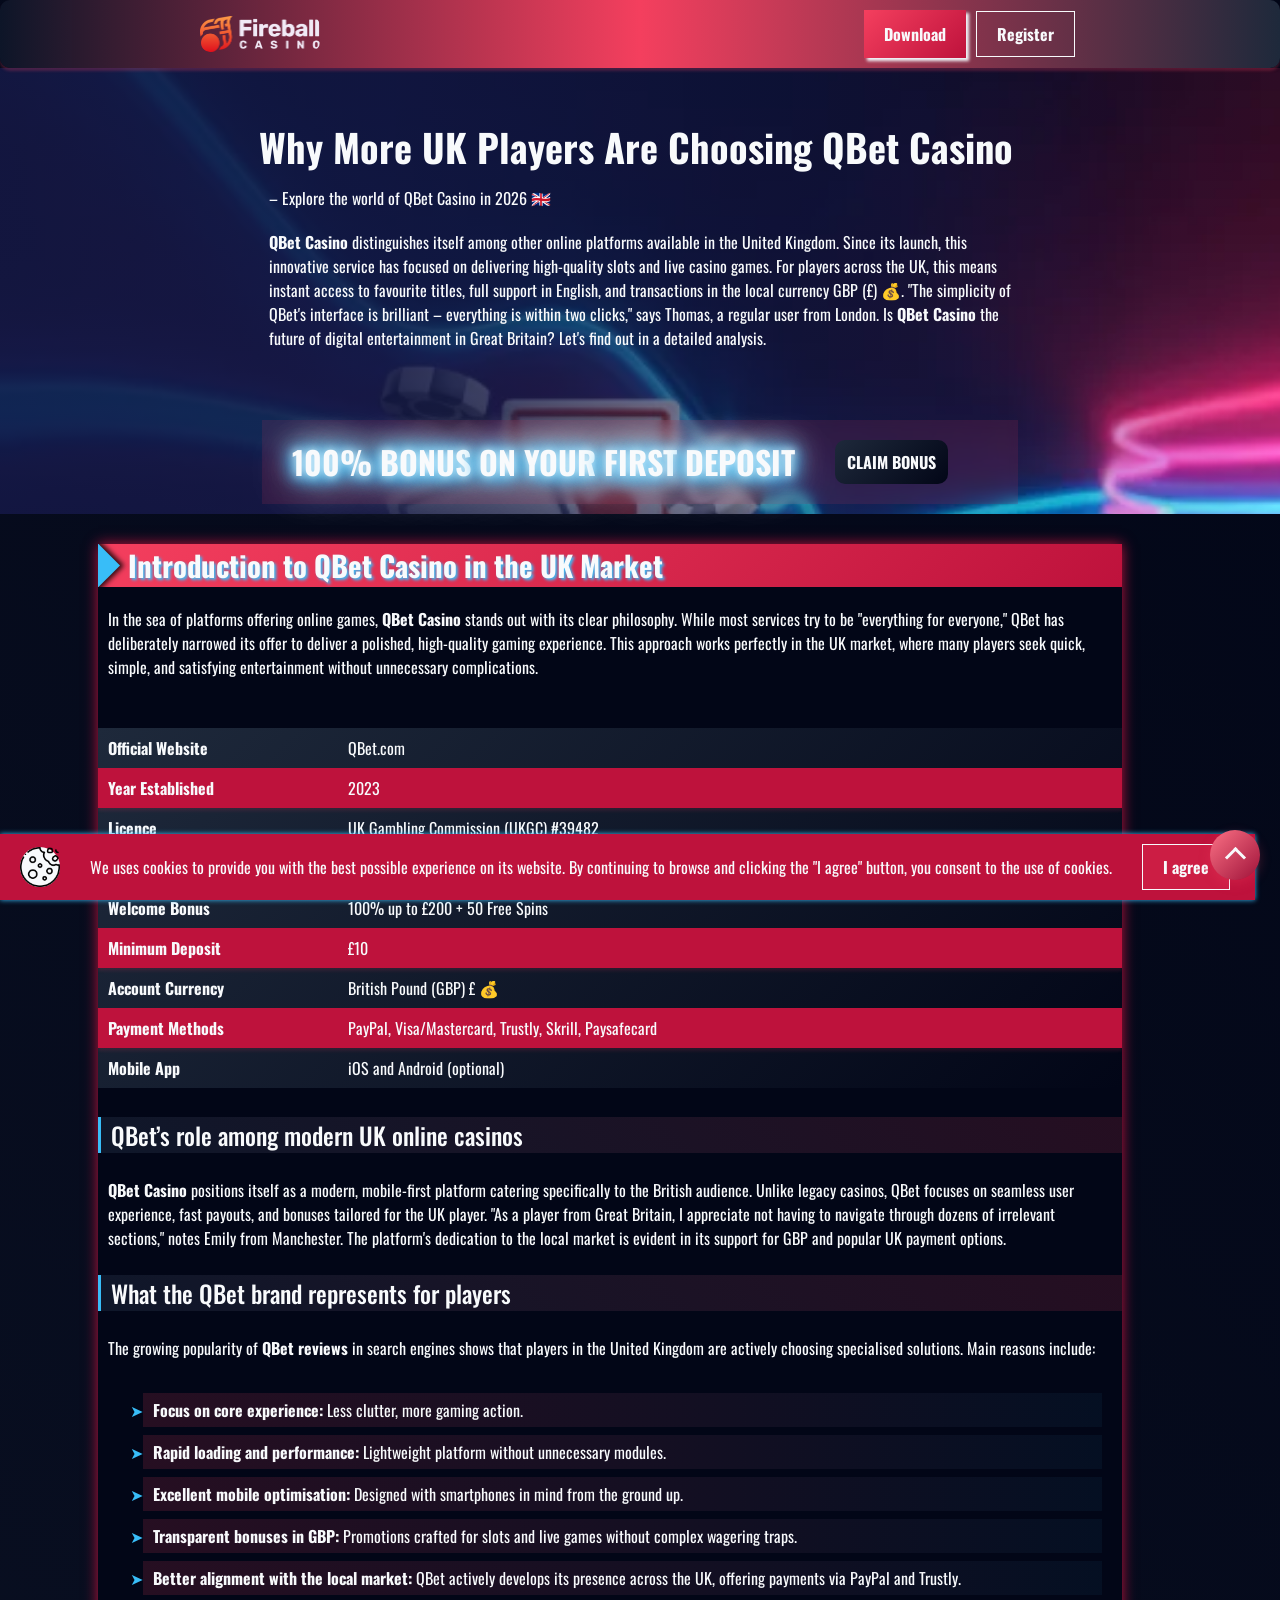
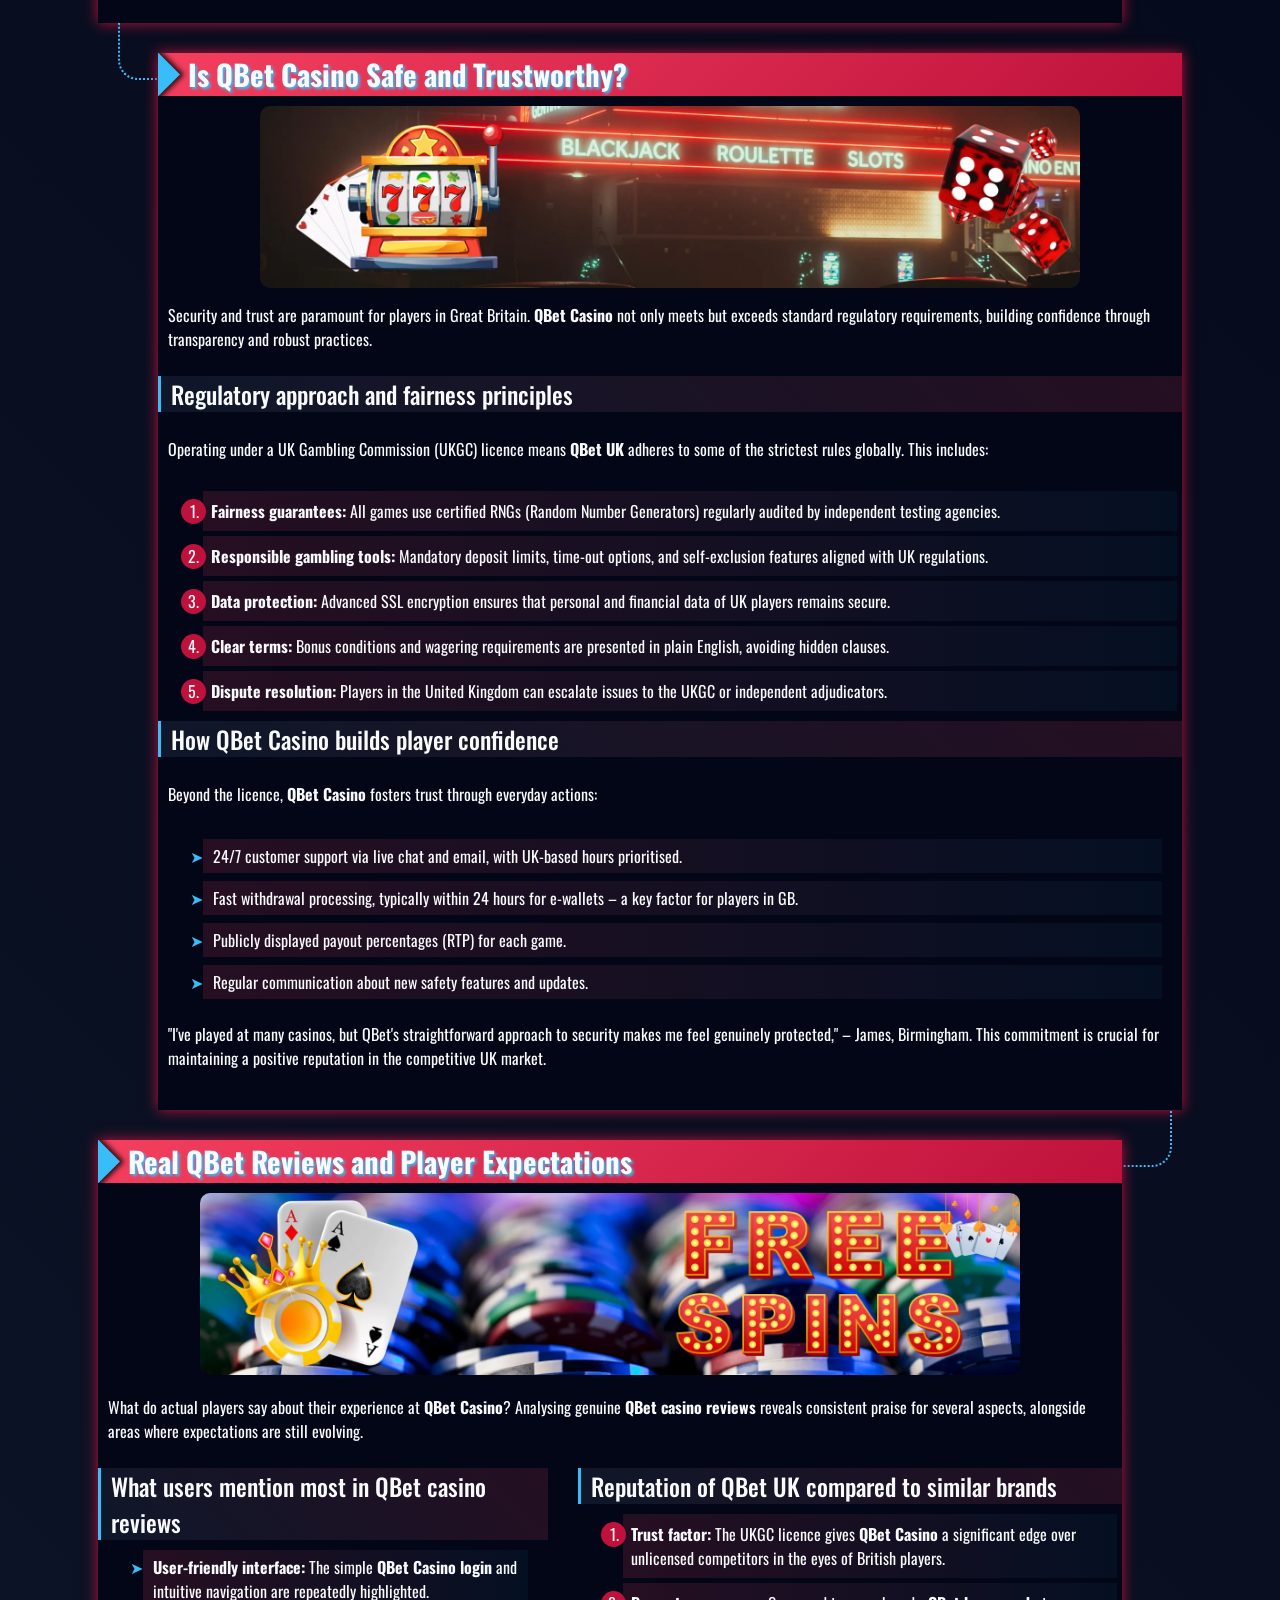
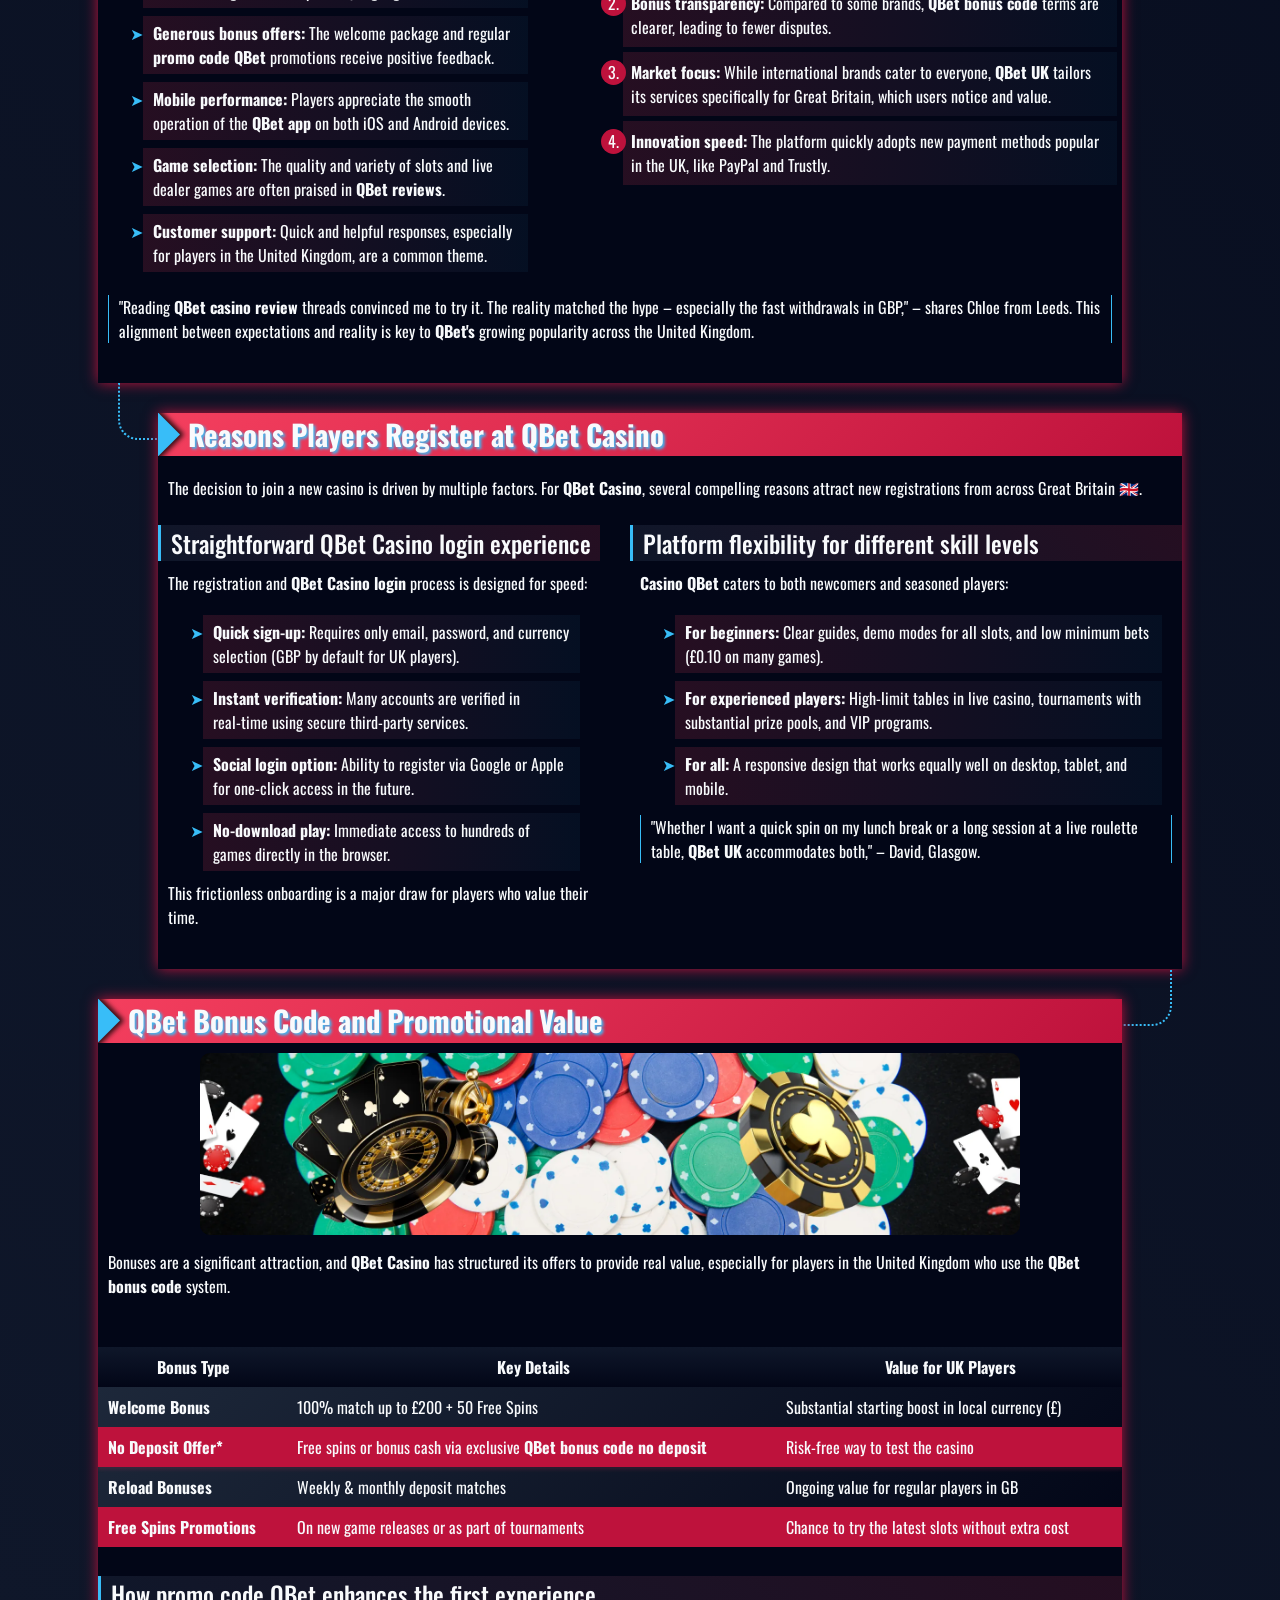
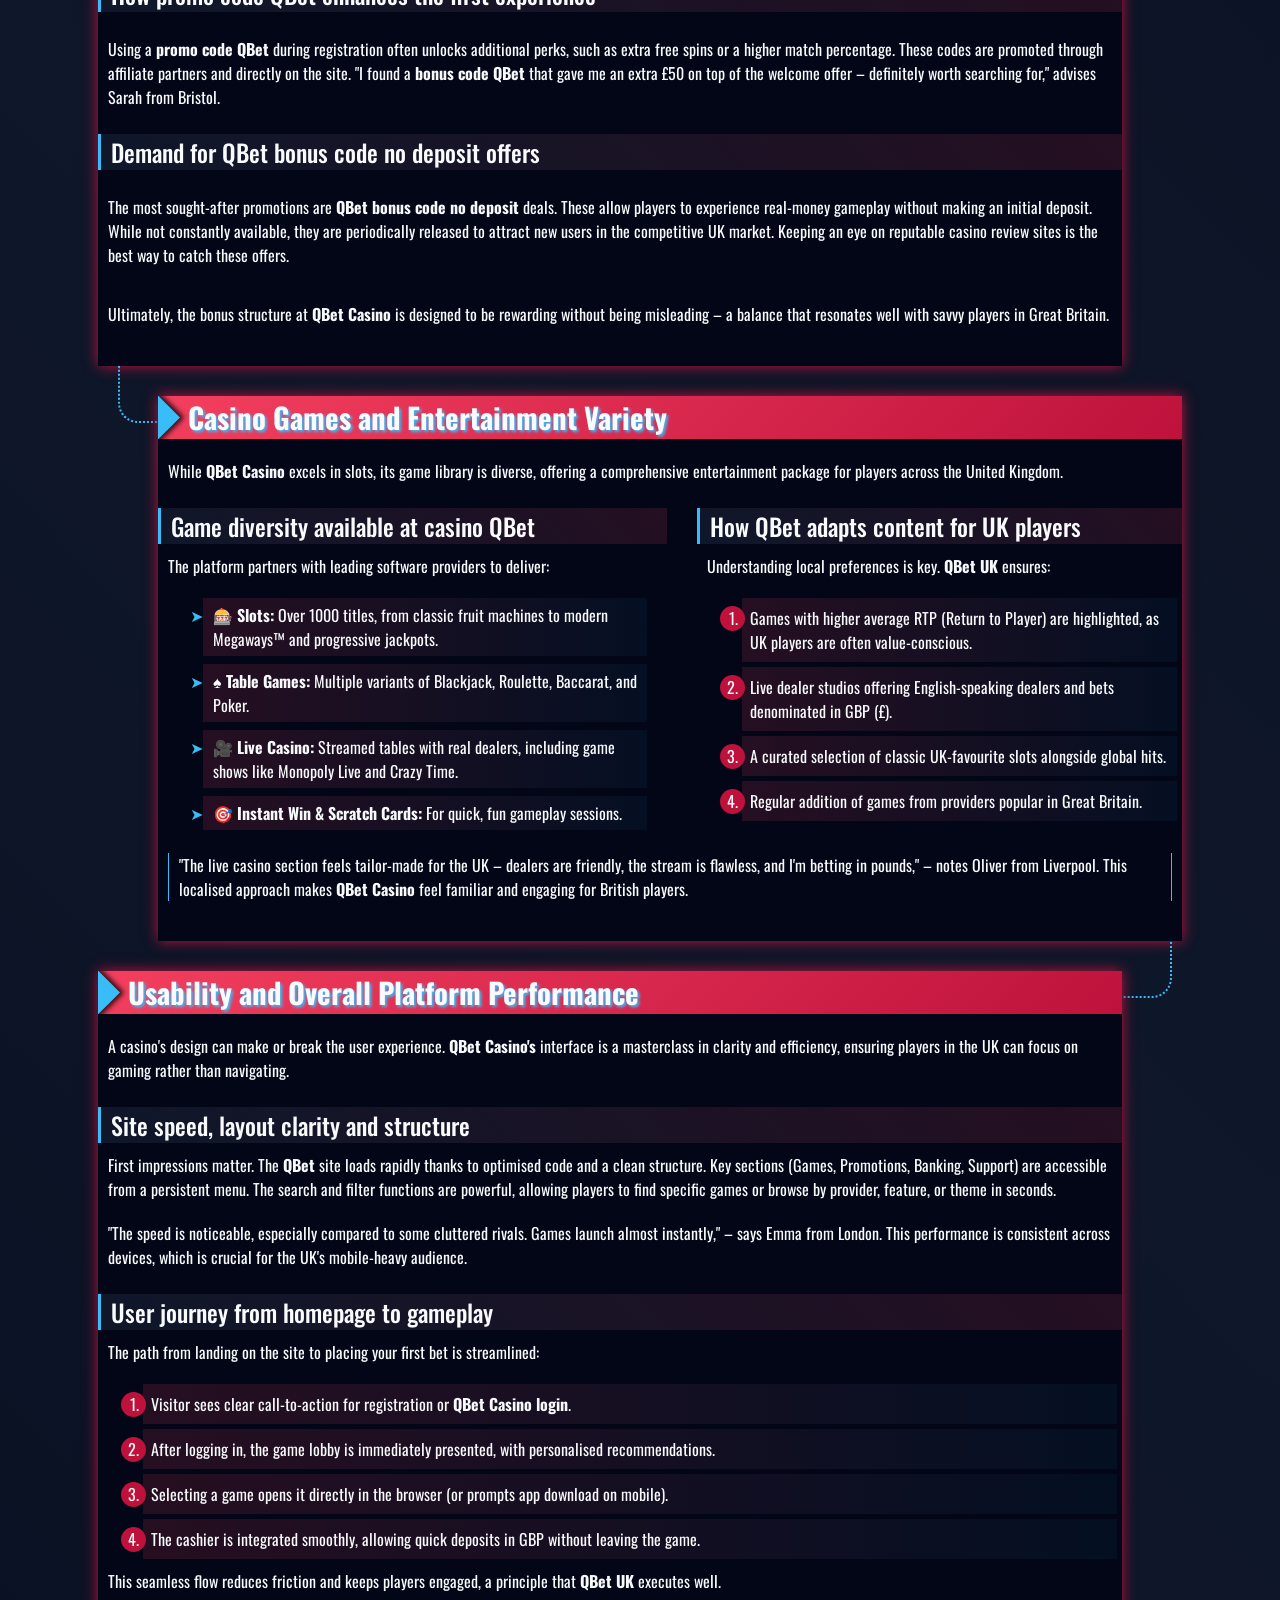
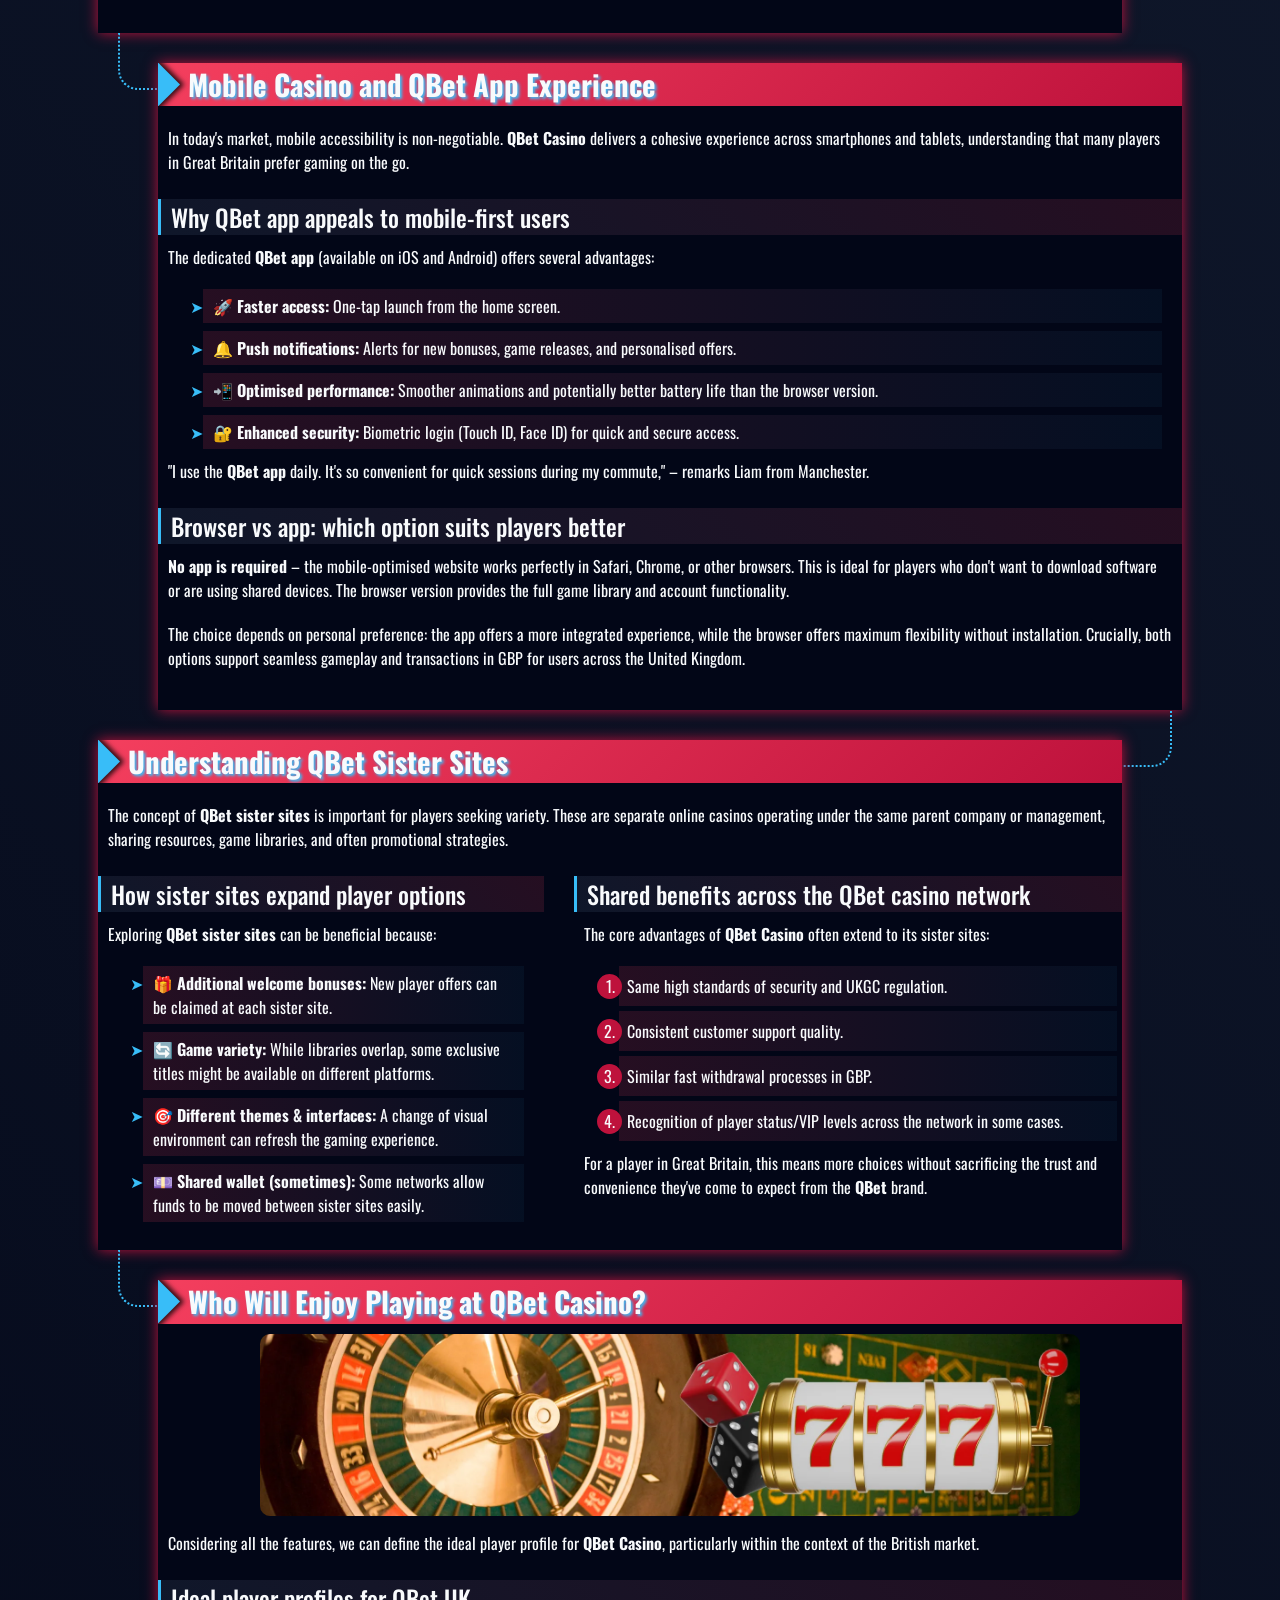
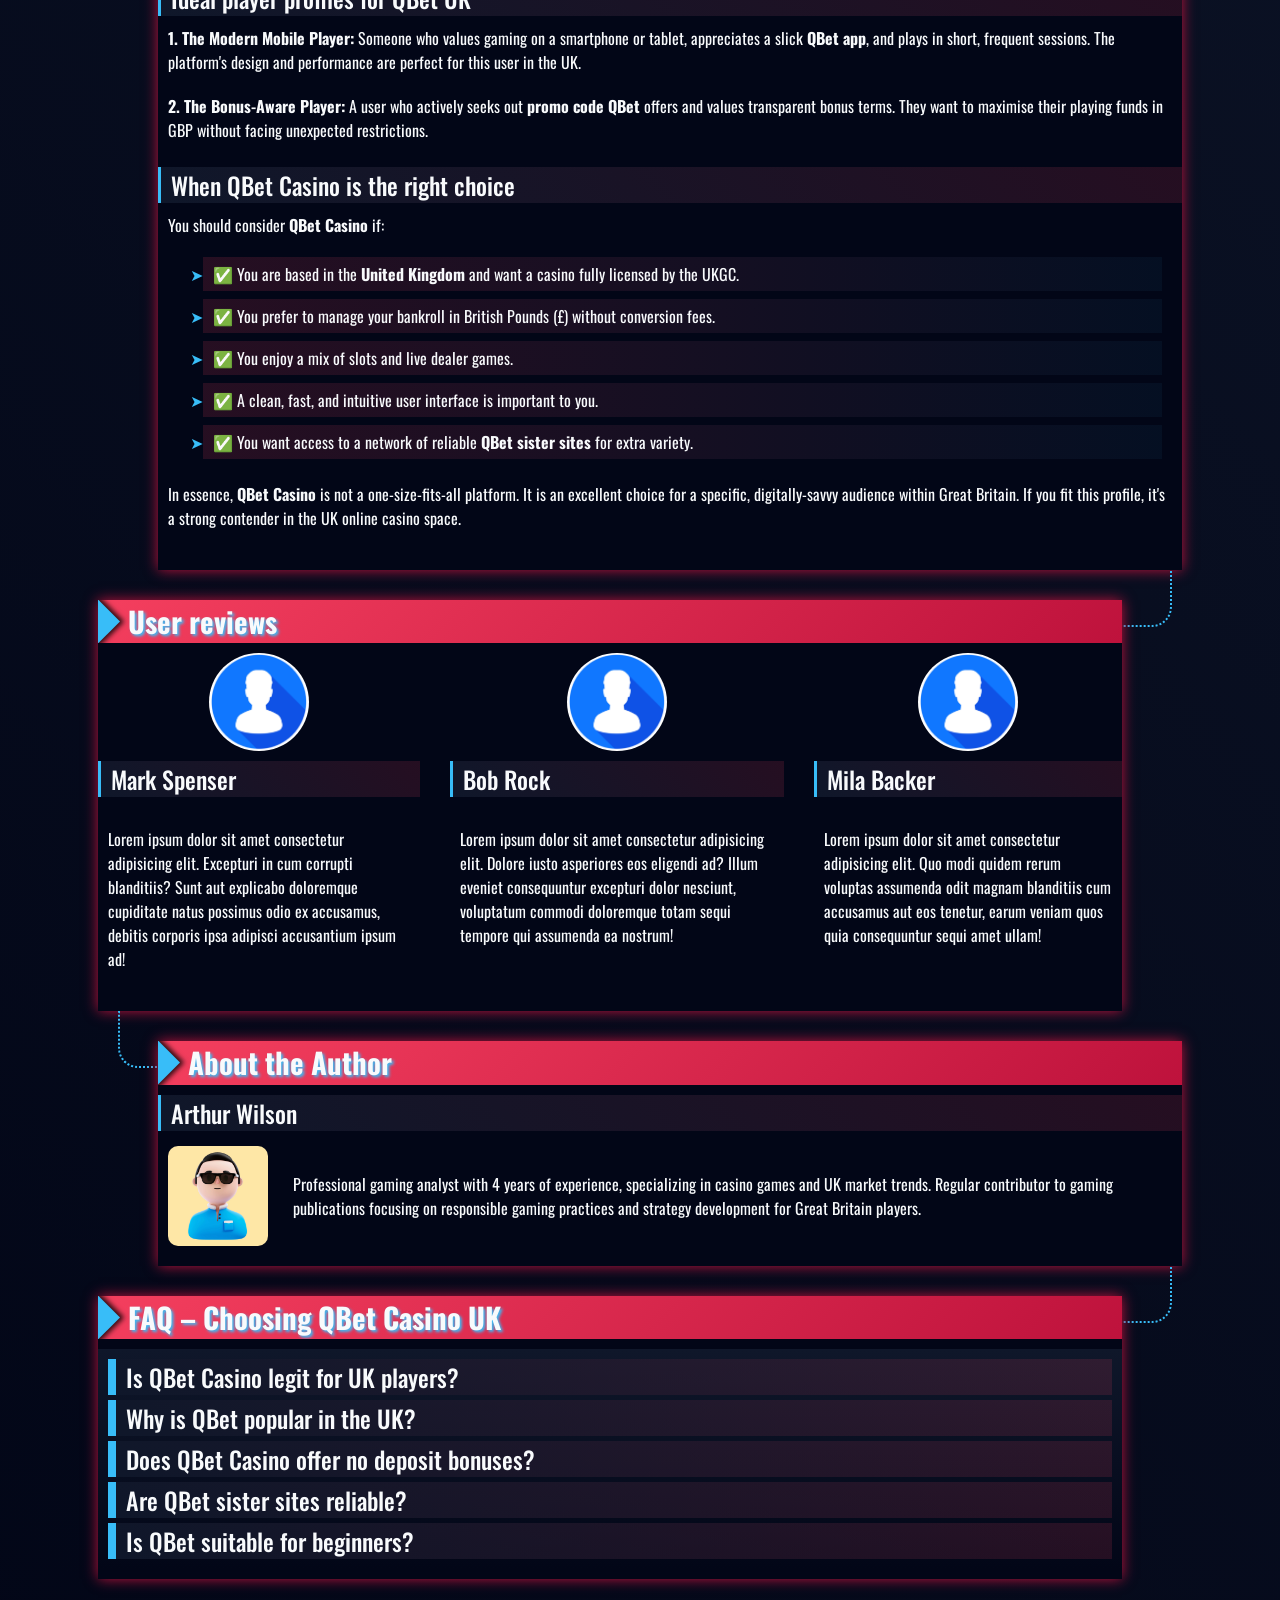
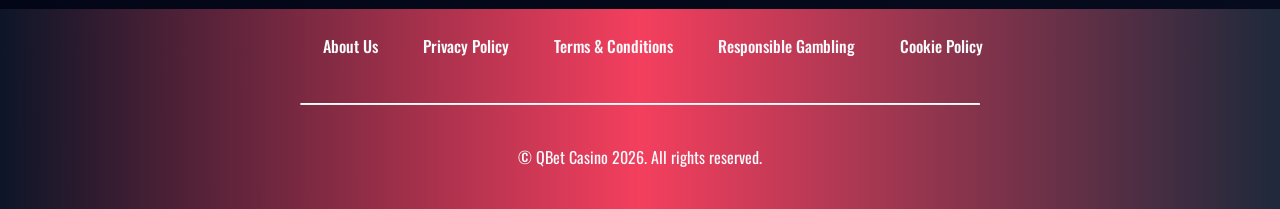
<file: index.html>
<!DOCTYPE html>
<html lang="en">

<head>
    <meta charset="UTF-8">
    <meta name="viewport" content="width=device-width, initial-scale=1.0">
    <link rel="stylesheet" href="style.css">
    <link rel="shortcut icon" href="favicon.ico" type="image/x-icon">
    <title>Why QBet Casino UK Is Gaining Popularity Among Players</title>
    <meta name="description"
        content="Learn why QBet Casino UK stands out: player-focused design, bonus codes, mobile access, sister sites and trusted reviews.">
<meta name="googlebot" content="index, follow, noarchive, max-snippet:-1">
    <link rel="alternate" hreflang="en-GB" href="https://vanessaswhimsicalworld.co.uk/en-gb/">
    <link rel="alternate" hreflang="x-default" href="https://vanessaswhimsicalworld.co.uk/">
    <link rel="canonical" href="https://vanessaswhimsicalworld.co.uk/en-gb/">

    <meta property="og:type" content="website" />
    <meta property="og:title" content="Why QBet Casino UK Is Gaining Popularity Among Players" />
    <meta property="og:description"
        content="Learn why QBet Casino UK stands out: player-focused design, bonus codes, mobile access, sister sites and trusted reviews." />
    <meta property="og:url" content="https://vanessaswhimsicalworld.co.uk/" />
    <meta property="og:site_name" content="QBet Casino" />
    <meta property="og:image" content="https://vanessaswhimsicalworld.co.uk/img/1.webp" />
    <meta property="og:locale" content="en_GB" />

    <meta name="twitter:card" content="summary_large_image" />
    <meta name="twitter:title" content="Why QBet Casino UK Is Gaining Popularity Among Players" />
    <meta name="twitter:description"
        content="Learn why QBet Casino UK stands out: player-focused design, bonus codes, mobile access, sister sites and trusted reviews." />
    <meta name="twitter:image" content="https://vanessaswhimsicalworld.co.uk/img/1.webp" />

    <script type="application/ld+json">
    {
        "@context": "https://schema.org",
        "@type": "Article",
        "headline": "Why QBet Casino UK Is Gaining Popularity Among Players",
        "description": "Learn why QBet Casino UK stands out: player-focused design, bonus codes, mobile access, sister sites and trusted reviews.",
        "mainEntityOfPage": {
            "@type": "WebPage",
            "@id": "https://vanessaswhimsicalworld.co.uk/"
        },
        "author": {
            "@type": "Person",
            "name": "John Smith",
            "url": "https://vanessaswhimsicalworld.co.uk/"
        },
        "publisher": {
            "@type": "Organization",
            "name": "QBet Casino",
            "logo": {
                "@type": "ImageObject",
                "url": "https://vanessaswhimsicalworld.co.uk/img/logo.webp"
            }
        },
        "datePublished": "2026-01-22",
        "dateModified": "2026-01-22"
    }
    </script>

    <script type="application/ld+json">
    {
        "@context": "https://schema.org",
        "@type": "WebSite",
        "url": "https://vanessaswhimsicalworld.co.uk/",
        "name": "QBet Casino",
        "description": "QBet in the United Kingdom: gaming platform, bonuses, and comprehensive reviews.",
        "inLanguage": "en-GB"
    }
    </script>

    <script type="application/ld+json">
    {
        "@context": "https://schema.org",
        "@type": "BreadcrumbList",
        "itemListElement": [{
                "@type": "ListItem",
                "position": 1,
                "name": "Home",
                "item": "https://vanessaswhimsicalworld.co.uk/"
            },
            {
                "@type": "ListItem",
                "position": 2,
                "name": "🎰 +100%",
                "item": "https://vanessaswhimsicalworld.co.uk/"
            }
        ]
    }
    </script>

    <script type="application/ld+json">
    {
      "@context": "https://schema.org",
      "@type": "FAQPage",
      "mainEntity": [
        {
          "@type": "Question",
          "name": "Is QBet Casino legit for UK players?",
          "acceptedAnswer": {
            "@type": "Answer",
            "text": "Yes, QBet Casino operates legally in the UK under a licence from the UK Gambling Commission (UKGC), ensuring fair play and security for all players in Great Britain."
          }
        },
        {
          "@type": "Question",
          "name": "Why is QBet popular in the UK?",
          "acceptedAnswer": {
            "@type": "Answer",
            "text": "QBet Casino's focus on the UK market means tailored bonuses in GBP (£), local payment methods, and an intuitive mobile experience, making it a top choice for players across the United Kingdom."
          }
        },
        {
          "@type": "Question",
          "name": "Does QBet Casino offer no deposit bonuses?",
          "acceptedAnswer": {
            "@type": "Answer",
            "text": "QBet occasionally provides no deposit offers through exclusive bonus codes. Check the promotions page or trusted affiliate sites for the latest QBet bonus code no deposit opportunities."
          }
        },
        {
          "@type": "Question",
          "name": "Are QBet sister sites reliable?",
          "acceptedAnswer": {
            "@type": "Answer",
            "text": "Yes, QBet sister sites operate under the same stringent regulatory standards, offering a consistent and secure experience for UK players."
          }
        },
        {
          "@type": "Question",
          "name": "Is QBet suitable for beginners?",
          "acceptedAnswer": {
            "@type": "Answer",
            "text": "Absolutely. The straightforward QBet Casino login, clear interface, and helpful guides make casino QBet an excellent starting point for new players in the UK."
          }
        }
      ]
    }
    </script>
</head>

<body>
    <header>
        <div class="logo">
            <a href="/"><img src="./img/logo.webp" alt="QBet Casino logo" width="140" height="70"></a>
        </div>
        <div class="header-btn">
            <a href="/play/" rel="nofollow" content="noindex" class="h-violet-btn">Register</a>
            <a href="/play/" rel="nofollow" content="noindex" class="h-accent-btn">Download</a>
        </div>
    </header>

    <main>
        <div class="promo">
            <div class="promo-l ">
                <h1>Why More UK Players Are Choosing QBet Casino</h1>
                <p class="txt">
                    – Explore the world of QBet Casino in 2026 🇬🇧
                </p>
                <p class="txt">
                    <strong>QBet Casino</strong> distinguishes itself among other online platforms available in the
                    United Kingdom. Since its launch, this innovative service has focused on delivering high-quality
                    slots and live casino games. For players across the UK, this means instant access to favourite
                    titles, full support in English, and transactions in the local currency GBP (£) 💰. "The simplicity
                    of QBet's interface is brilliant – everything is within two clicks," says Thomas, a regular user
                    from London. Is <strong>QBet Casino</strong> the future of digital entertainment in Great Britain?
                    Let's find out in a detailed analysis.
                </p>
            </div>

            <div class="promo-gift">
                <p class="txt-accent">
                    <span class="fast-flicker">100% bonus</span> on your <span class="flicker">first</span> deposit
                </p>

                <a href="/play/" rel="nofollow" content="noindex" class="btn-accent">Claim Bonus</a>
            </div>
        </div>

        <div class="wrapper">

            <div class="container" id="">
                <div class="container__header">
                    <h2>Introduction to QBet Casino in the UK Market</h2>
                </div>
                <div class="container__body">
                    <p class="txt">
                        In the sea of platforms offering online games, <strong>QBet Casino</strong> stands out with its
                        clear philosophy. While most services try to be "everything for everyone," QBet has deliberately
                        narrowed its offer to deliver a polished, high-quality gaming experience. This approach works
                        perfectly in the UK market, where many players seek quick, simple, and satisfying entertainment
                        without unnecessary complications.
                    </p>
                    <div class="table-wrapper">
                        <table>
                            <tbody>
                                <tr>
                                    <td class="row-title">Official Website</td>
                                    <td>QBet.com</td>
                                </tr>
                                <tr>
                                    <td class="row-title">Year Established</td>
                                    <td>2023</td>
                                </tr>
                                <tr>
                                    <td class="row-title">Licence</td>
                                    <td>UK Gambling Commission (UKGC) #39482</td>
                                </tr>
                                <tr>
                                    <td class="row-title">Game Providers</td>
                                    <td>NetEnt, Play'n GO, Pragmatic Play, Evolution Gaming, Big Time Gaming</td>
                                </tr>
                                <tr>
                                    <td class="row-title">Welcome Bonus</td>
                                    <td>100% up to £200 + 50 Free Spins</td>
                                </tr>
                                <tr>
                                    <td class="row-title">Minimum Deposit</td>
                                    <td>£10</td>
                                </tr>
                                <tr>
                                    <td class="row-title">Account Currency</td>
                                    <td>British Pound (GBP) £ 💰</td>
                                </tr>
                                <tr>
                                    <td class="row-title">Payment Methods</td>
                                    <td>PayPal, Visa/Mastercard, Trustly, Skrill, Paysafecard</td>
                                </tr>
                                <tr>
                                    <td class="row-title">Mobile App</td>
                                    <td>iOS and Android (optional)</td>
                                </tr>
                            </tbody>
                        </table>
                    </div>
                    <h3>QBet’s role among modern UK online casinos</h3>
                    <p class="txt">
                        <strong>QBet Casino</strong> positions itself as a modern, mobile-first platform catering
                        specifically to the British audience. Unlike legacy casinos, QBet focuses on seamless user
                        experience, fast payouts, and bonuses tailored for the UK player. "As a player from Great
                        Britain, I
                        appreciate not having to navigate through dozens of irrelevant sections," notes Emily from
                        Manchester. The platform's dedication to the local market is evident in its support for GBP and
                        popular UK payment options.
                    </p>
                    <h3>What the QBet brand represents for players</h3>
                    <p class="txt">
                        The growing popularity of <strong>QBet reviews</strong> in search engines shows that players in
                        the
                        United Kingdom are actively choosing specialised solutions. Main reasons include:
                    </p>
                    <ul class="item-list">
                        <li><strong>Focus on core experience:</strong> Less clutter, more gaming action.</li>
                        <li><strong>Rapid loading and performance:</strong> Lightweight platform without unnecessary
                            modules.</li>
                        <li><strong>Excellent mobile optimisation:</strong> Designed with smartphones in mind from
                            the
                            ground up.</li>
                        <li><strong>Transparent bonuses in GBP:</strong> Promotions crafted for slots and live games
                            without complex wagering traps.</li>
                        <li><strong>Better alignment with the local market:</strong> QBet actively develops its
                            presence across the UK, offering payments via PayPal and Trustly.</li>
                    </ul>
                </div>
            </div>

            <div class="container" id="inscription">
                <div class="container__header">
                    <h2>Is QBet Casino Safe and Trustworthy?</h2>
                </div>
                <div class="container__body">
                    <div class="img">
                        <img src="./img/2.webp" alt="QBet Casino Registration" width="1000" height="800">
                    </div>
                    <p class="txt">
                        Security and trust are paramount for players in Great Britain. <strong>QBet Casino</strong> not
                        only
                        meets but exceeds standard regulatory requirements, building confidence through transparency and
                        robust practices.
                    </p>
                    <h3>Regulatory approach and fairness principles</h3>
                    <p class="txt">
                        Operating under a UK Gambling Commission (UKGC) licence means <strong>QBet UK</strong> adheres
                        to
                        some of the strictest rules globally. This includes:
                    </p>
                    <ol>
                        <li><strong>Fairness guarantees:</strong> All games use certified RNGs (Random Number
                            Generators)
                            regularly audited by independent testing agencies.</li>
                        <li><strong>Responsible gambling tools:</strong> Mandatory deposit limits, time‑out options, and
                            self‑exclusion features aligned with UK regulations.</li>
                        <li><strong>Data protection:</strong> Advanced SSL encryption ensures that personal and
                            financial
                            data of UK players remains secure.</li>
                        <li><strong>Clear terms:</strong> Bonus conditions and wagering requirements are presented in
                            plain
                            English, avoiding hidden clauses.</li>
                        <li><strong>Dispute resolution:</strong> Players in the United Kingdom can escalate issues to
                            the
                            UKGC or independent adjudicators.</li>
                    </ol>
                    <h3>How QBet Casino builds player confidence</h3>
                    <p class="txt">
                        Beyond the licence, <strong>QBet Casino</strong> fosters trust through everyday actions:
                    </p>
                    <ul>
                        <li> 24/7 customer support via live chat and email, with UK‑based hours prioritised.</li>
                        <li> Fast withdrawal processing, typically within 24 hours for e‑wallets – a key factor for
                            players
                            in GB.</li>
                        <li> Publicly displayed payout percentages (RTP) for each game.</li>
                        <li> Regular communication about new safety features and updates.</li>
                    </ul>
                    <p class="txt">
                        "I've played at many casinos, but QBet's straightforward approach to security makes me feel
                        genuinely protected," – James, Birmingham. This commitment is crucial for maintaining a positive
                        reputation in the competitive UK market.
                    </p>
                </div>
            </div>

            <div class="container" id="review">
                <div class="container__header">
                    <h2>Real QBet Reviews and Player Expectations</h2>
                </div>
                <div class="img">
                    <img src="./img/1.webp" alt="QBet Casino Bonus" width="1000" height="800">
                </div>
                <div class="container__body">
                    <p class="txt">
                        What do actual players say about their experience at <strong>QBet Casino</strong>? Analysing
                        genuine
                        <strong>QBet casino reviews</strong> reveals consistent praise for several aspects, alongside
                        areas
                        where expectations are still evolving.
                    </p>
                    <div class="comparison-list">
                        <div>
                            <h3>What users mention most in QBet casino reviews</h3>
                            <ul>
                                <li><strong>User‑friendly interface:</strong> The simple <strong>QBet Casino
                                        login</strong>
                                    and intuitive navigation are repeatedly highlighted.</li>
                                <li><strong>Generous bonus offers:</strong> The welcome package and regular
                                    <strong>promo
                                        code QBet</strong> promotions receive positive feedback.
                                </li>
                                <li><strong>Mobile performance:</strong> Players appreciate the smooth operation of the
                                    <strong>QBet app</strong> on both iOS and Android devices.
                                </li>
                                <li><strong>Game selection:</strong> The quality and variety of slots and live dealer
                                    games
                                    are often praised in <strong>QBet reviews</strong>.</li>
                                <li><strong>Customer support:</strong> Quick and helpful responses, especially for
                                    players
                                    in the United Kingdom, are a common theme.</li>
                            </ul>
                        </div>
                        <div>
                            <h3>Reputation of QBet UK compared to similar brands</h3>
                            <ol>
                                <li><strong>Trust factor:</strong> The UKGC licence gives <strong>QBet Casino</strong> a
                                    significant edge over unlicensed competitors in the eyes of British players.</li>
                                <li><strong>Bonus transparency:</strong> Compared to some brands, <strong>QBet bonus
                                        code</strong> terms are clearer, leading to fewer disputes.</li>
                                <li><strong>Market focus:</strong> While international brands cater to everyone,
                                    <strong>QBet UK</strong> tailors its services specifically for Great Britain, which
                                    users notice and value.
                                </li>
                                <li><strong>Innovation speed:</strong> The platform quickly adopts new payment methods
                                    popular in the UK, like PayPal and Trustly.</li>
                            </ol>
                        </div>
                    </div>
                    <p class="txt quote">
                        "Reading <strong>QBet casino review</strong> threads convinced me to try it. The reality matched
                        the
                        hype – especially the fast withdrawals in GBP," – shares Chloe from Leeds. This alignment
                        between
                        expectations and reality is key to <strong>QBet's</strong> growing popularity across the United
                        Kingdom.
                    </p>
                </div>
            </div>
            <div class="container" id="games">
                <div class="container__header">
                    <h2>Reasons Players Register at QBet Casino</h2>
                </div>
                <div class="container__body">
                    <p class="txt">
                        The decision to join a new casino is driven by multiple factors. For <strong>QBet
                            Casino</strong>,
                        several compelling reasons attract new registrations from across Great Britain 🇬🇧.
                    </p>
                    <div class="comparison-list">
                        <div>
                            <h3>Straightforward QBet Casino login experience</h3>
                            <p class="txt">
                                The registration and <strong>QBet Casino login</strong> process is designed for speed:
                            </p>
                            <ul>
                                <li><strong>Quick sign‑up:</strong> Requires only email, password, and currency
                                    selection
                                    (GBP by default for UK players).</li>
                                <li><strong>Instant verification:</strong> Many accounts are verified in real‑time using
                                    secure third‑party services.</li>
                                <li><strong>Social login option:</strong> Ability to register via Google or Apple for
                                    one‑click access in the future.</li>
                                <li><strong>No‑download play:</strong> Immediate access to hundreds of games directly in
                                    the
                                    browser.</li>
                            </ul>
                            <p class="txt">
                                This frictionless onboarding is a major draw for players who value their time.
                            </p>
                        </div>
                        <div>
                            <h3>Platform flexibility for different skill levels</h3>
                            <p class="txt">
                                <strong>Casino QBet</strong> caters to both newcomers and seasoned players:
                            </p>
                            <ul>
                                <li><strong>For beginners:</strong> Clear guides, demo modes for all slots, and low
                                    minimum
                                    bets (£0.10 on many games).</li>
                                <li><strong>For experienced players:</strong> High‑limit tables in live casino,
                                    tournaments
                                    with substantial prize pools, and VIP programs.</li>
                                <li><strong>For all:</strong> A responsive design that works equally well on desktop,
                                    tablet, and mobile.</li>
                            </ul>
                            <p class="txt quote">
                                "Whether I want a quick spin on my lunch break or a long session at a live roulette
                                table,
                                <strong>QBet UK</strong> accommodates both," – David, Glasgow.
                            </p>
                        </div>
                    </div>
                </div>
            </div>
            <div class="container" id="bonus">
                <div class="container__header">
                    <h2>QBet Bonus Code and Promotional Value</h2>
                </div>
                <div class="container__body">
                    <div class="img">
                        <img src="./img/3.webp" alt="QBet Bonus Code and Promotional Value" width="1000" height="800">
                    </div>
                    <p class="txt">
                        Bonuses are a significant attraction, and <strong>QBet Casino</strong> has structured its offers
                        to
                        provide real value, especially for players in the United Kingdom who use the <strong>QBet bonus
                            code</strong> system.
                    </p>
                    <div class="table-wrapper">
                        <table>
                            <thead>
                                <tr>
                                    <th>Bonus Type</th>
                                    <th>Key Details</th>
                                    <th>Value for UK Players</th>
                                </tr>
                            </thead>
                            <tbody>
                                <tr>
                                    <td class="row-title">Welcome Bonus</td>
                                    <td>100% match up to £200 + 50 Free Spins</td>
                                    <td>Substantial starting boost in local currency (£)</td>
                                </tr>
                                <tr>
                                    <td class="row-title">No Deposit Offer*</td>
                                    <td>Free spins or bonus cash via exclusive <strong>QBet bonus code no
                                            deposit</strong>
                                    </td>
                                    <td>Risk‑free way to test the casino</td>
                                </tr>
                                <tr>
                                    <td class="row-title">Reload Bonuses</td>
                                    <td>Weekly & monthly deposit matches</td>
                                    <td>Ongoing value for regular players in GB</td>
                                </tr>
                                <tr>
                                    <td class="row-title">Free Spins Promotions</td>
                                    <td>On new game releases or as part of tournaments</td>
                                    <td>Chance to try the latest slots without extra cost</td>
                                </tr>
                            </tbody>
                        </table>
                    </div>
                    <h3>How promo code QBet enhances the first experience</h3>
                    <p class="txt">
                        Using a <strong>promo code QBet</strong> during registration often unlocks additional perks,
                        such as
                        extra free spins or a higher match percentage. These codes are promoted through affiliate
                        partners
                        and directly on the site. "I found a <strong>bonus code QBet</strong> that gave me an extra £50
                        on
                        top of the welcome offer – definitely worth searching for," advises Sarah from Bristol.
                    </p>
                    <h3>Demand for QBet bonus code no deposit offers</h3>
                    <p class="txt">
                        The most sought‑after promotions are <strong>QBet bonus code no deposit</strong> deals. These
                        allow
                        players to experience real‑money gameplay without making an initial deposit. While not
                        constantly
                        available, they are periodically released to attract new users in the competitive UK market.
                        Keeping
                        an eye on reputable casino review sites is the best way to catch these offers.
                    </p>
                    <p class="txt">
                        Ultimately, the bonus structure at <strong>QBet Casino</strong> is designed to be rewarding
                        without
                        being misleading – a balance that resonates well with savvy players in Great Britain.
                    </p>
                </div>
            </div>

            <div class="container" id="conseils">
                <div class="container__header">
                    <h2>Casino Games and Entertainment Variety</h2>
                </div>
                <div class="container__body">
                    <p class="txt">
                        While <strong>QBet Casino</strong> excels in slots, its game library is diverse, offering a
                        comprehensive entertainment package for players across the United Kingdom.
                    </p>
                    <div class="comparison-list">
                        <div>
                            <h3>Game diversity available at casino QBet</h3>
                            <p class="txt">
                                The platform partners with leading software providers to deliver:
                            </p>
                            <ul>
                                <li>🎰 <strong>Slots:</strong> Over 1000 titles, from classic fruit machines to modern
                                    Megaways™ and progressive jackpots.</li>
                                <li>♠️ <strong>Table Games:</strong> Multiple variants of Blackjack, Roulette, Baccarat,
                                    and
                                    Poker.</li>
                                <li>🎥 <strong>Live Casino:</strong> Streamed tables with real dealers, including game
                                    shows
                                    like Monopoly Live and Crazy Time.</li>
                                <li>🎯 <strong>Instant Win & Scratch Cards:</strong> For quick, fun gameplay sessions.
                                </li>
                            </ul>
                        </div>
                        <div>
                            <h3>How QBet adapts content for UK players</h3>
                            <p class="txt">
                                Understanding local preferences is key. <strong>QBet UK</strong> ensures:
                            </p>
                            <ol>
                                <li>Games with higher average RTP (Return to Player) are highlighted, as UK players are
                                    often value‑conscious.</li>
                                <li>Live dealer studios offering English‑speaking dealers and bets denominated in GBP
                                    (£).
                                </li>
                                <li>A curated selection of classic UK‑favourite slots alongside global hits.</li>
                                <li>Regular addition of games from providers popular in Great Britain.</li>
                            </ol>
                        </div>
                    </div>
                    <p class="txt quote">
                        "The live casino section feels tailor‑made for the UK – dealers are friendly, the stream is
                        flawless, and I'm betting in pounds," – notes Oliver from Liverpool. This localised approach
                        makes
                        <strong>QBet Casino</strong> feel familiar and engaging for British players.
                    </p>
                </div>
            </div>

            <div class="container" id="mobile">
                <div class="container__header">
                    <h2>Usability and Overall Platform Performance</h2>
                </div>
                <div class="container__body">
                    <p class="txt">
                        A casino's design can make or break the user experience. <strong>QBet Casino's</strong>
                        interface is
                        a masterclass in clarity and efficiency, ensuring players in the UK can focus on gaming rather
                        than
                        navigating.
                    </p>
                    <div>
                        <h3>Site speed, layout clarity and structure</h3>
                        <p class="txt">
                            First impressions matter. The <strong>QBet</strong> site loads rapidly thanks to optimised
                            code and a clean structure. Key sections (Games, Promotions, Banking, Support) are
                            accessible from a persistent menu. The search and filter functions are powerful, allowing
                            players to find specific games or browse by provider, feature, or theme in seconds.
                        </p>
                        <p class="txt">
                            "The speed is noticeable, especially compared to some cluttered rivals. Games launch almost
                            instantly," – says Emma from London. This performance is consistent across devices, which is
                            crucial for the UK's mobile‑heavy audience.
                        </p>
                    </div>
                    <div>
                        <h3>User journey from homepage to gameplay</h3>
                        <p class="txt">
                            The path from landing on the site to placing your first bet is streamlined:
                        </p>
                        <ol>
                            <li>Visitor sees clear call‑to‑action for registration or <strong>QBet Casino
                                    login</strong>.</li>
                            <li>After logging in, the game lobby is immediately presented, with personalised
                                recommendations.</li>
                            <li>Selecting a game opens it directly in the browser (or prompts app download on mobile).
                            </li>
                            <li>The cashier is integrated smoothly, allowing quick deposits in GBP without leaving the
                                game.</li>
                        </ol>
                        <p class="txt">
                            This seamless flow reduces friction and keeps players engaged, a principle that <strong>QBet
                                UK</strong> executes well.
                        </p>
                    </div>
                </div>

            </div>

            <div class="container" id="demo">
                <div class="container__header">
                    <h2>Mobile Casino and QBet App Experience</h2>
                </div>
                <div class="container__body">
                    <p class="txt">
                        In today's market, mobile accessibility is non‑negotiable. <strong>QBet Casino</strong> delivers
                        a
                        cohesive experience across smartphones and tablets, understanding that many players in Great
                        Britain
                        prefer gaming on the go.
                    </p>
                    <div>
                        <h3>Why QBet app appeals to mobile‑first users</h3>
                        <p class="txt">
                            The dedicated <strong>QBet app</strong> (available on iOS and Android) offers several
                            advantages:
                        </p>
                        <ul>
                            <li>🚀 <strong>Faster access:</strong> One‑tap launch from the home screen.</li>
                            <li>🔔 <strong>Push notifications:</strong> Alerts for new bonuses, game releases, and
                                personalised offers.</li>
                            <li>📲 <strong>Optimised performance:</strong> Smoother animations and potentially better
                                battery life than the browser version.</li>
                            <li>🔐 <strong>Enhanced security:</strong> Biometric login (Touch ID, Face ID) for quick and
                                secure access.</li>
                        </ul>
                        <p class="txt">
                            "I use the <strong>QBet app</strong> daily. It's so convenient for quick sessions during my
                            commute," – remarks Liam from Manchester.
                        </p>
                    </div>
                    <div>
                        <h3>Browser vs app: which option suits players better</h3>
                        <p class="txt">
                            <strong>No app is required</strong> – the mobile‑optimised website works perfectly in
                            Safari, Chrome, or other browsers. This is ideal for players who don't want to download
                            software or are using shared devices. The browser version provides the full game library and
                            account functionality.
                        </p>
                        <p class="txt">
                            The choice depends on personal preference: the app offers a more integrated experience,
                            while the browser offers maximum flexibility without installation. Crucially, both options
                            support seamless gameplay and transactions in GBP for users across the United Kingdom.
                        </p>
                    </div>
                </div>
            </div>

            <div class="container" id="deposit">
                <div class="container__header">
                    <h2>Understanding QBet Sister Sites</h2>
                </div>
                <div class="container__body">
                    <p class="txt">
                        The concept of <strong>QBet sister sites</strong> is important for players seeking variety.
                        These
                        are separate online casinos operating under the same parent company or management, sharing
                        resources, game libraries, and often promotional strategies.
                    </p>
                    <div class="comparison-list">
                        <div>
                            <h3>How sister sites expand player options</h3>
                            <p class="txt">
                                Exploring <strong>QBet sister sites</strong> can be beneficial because:
                            </p>
                            <ul>
                                <li>🎁 <strong>Additional welcome bonuses:</strong> New player offers can be claimed at
                                    each
                                    sister site.</li>
                                <li>🔄 <strong>Game variety:</strong> While libraries overlap, some exclusive titles
                                    might
                                    be available on different platforms.</li>
                                <li>🎯 <strong>Different themes & interfaces:</strong> A change of visual environment
                                    can
                                    refresh the gaming experience.</li>
                                <li>💷 <strong>Shared wallet (sometimes):</strong> Some networks allow funds to be moved
                                    between sister sites easily.</li>
                            </ul>
                        </div>
                        <div>
                            <h3>Shared benefits across the QBet casino network</h3>
                            <p class="txt">
                                The core advantages of <strong>QBet Casino</strong> often extend to its sister sites:
                            </p>
                            <ol>
                                <li>Same high standards of security and UKGC regulation.</li>
                                <li>Consistent customer support quality.</li>
                                <li>Similar fast withdrawal processes in GBP.</li>
                                <li>Recognition of player status/VIP levels across the network in some cases.</li>
                            </ol>
                            <p class="txt">
                                For a player in Great Britain, this means more choices without sacrificing the trust and
                                convenience they've come to expect from the <strong>QBet</strong> brand.
                            </p>
                        </div>
                    </div>
                </div>
            </div>

            <div class="container" id="withdrawal">
                <div class="container__header">
                    <h2>Who Will Enjoy Playing at QBet Casino?</h2>
                </div>
                <div class="container__body">
                    <div class="img">
                        <img src="./img/4.webp" alt="Who Will Enjoy Playing at QBet Casino?" width="1000" height="800">
                    </div>
                    <p class="txt">
                        Considering all the features, we can define the ideal player profile for <strong>QBet
                            Casino</strong>, particularly within the context of the British market.
                    </p>
                    <div>
                        <h3>Ideal player profiles for QBet UK</h3>
                        <p class="txt">
                            <strong>1. The Modern Mobile Player:</strong> Someone who values gaming on a smartphone or
                            tablet, appreciates a slick <strong>QBet app</strong>, and plays in short, frequent
                            sessions. The platform's design and performance are perfect for this user in the UK.
                        </p>
                        <p class="txt">
                            <strong>2. The Bonus‑Aware Player:</strong> A user who actively seeks out <strong>promo code
                                QBet</strong> offers and values transparent bonus terms. They want to maximise their
                            playing funds in GBP without facing unexpected restrictions.
                        </p>
                    </div>
                    <div>
                        <h3>When QBet Casino is the right choice</h3>
                        <p class="txt">
                            You should consider <strong>QBet Casino</strong> if:
                        </p>
                        <ul>
                            <li>✅ You are based in the <strong>United Kingdom</strong> and want a casino fully licensed
                                by the UKGC.</li>
                            <li>✅ You prefer to manage your bankroll in British Pounds (£) without conversion fees.</li>
                            <li>✅ You enjoy a mix of slots and live dealer games.</li>
                            <li>✅ A clean, fast, and intuitive user interface is important to you.</li>
                            <li>✅ You want access to a network of reliable <strong>QBet sister sites</strong> for extra
                                variety.</li>
                        </ul>
                    </div>
                    <p class="txt">
                        In essence, <strong>QBet Casino</strong> is not a one‑size‑fits‑all platform. It is an excellent
                        choice for a specific, digitally‑savvy audience within Great Britain. If you fit this profile,
                        it's
                        a strong contender in the UK online casino space.
                    </p>
                </div>
            </div>

            <div class="container" id="user-reviews">
                <div class="container__header">
                    <h2>User reviews</h2>
                </div>
                <div class="container__body">
                    <div class="comparison-list">
                        <div class="rewiev-item">
                            <img src="./img/user.webp" alt="User1" class="user-img">
                            <h3>Mark Spenser</h3>
                            <p class="txt">Lorem ipsum dolor sit amet consectetur adipisicing elit. Excepturi in cum
                                corrupti blanditiis? Sunt aut explicabo doloremque cupiditate natus possimus odio ex
                                accusamus, debitis corporis ipsa adipisci accusantium ipsum ad!</p>
                        </div>
                        <div class="rewiev-item">
                            <img src="./img/user.webp" alt="user2" class="user-img">
                            <h3>Bob Rock</h3>
                            <p class="txt">Lorem ipsum dolor sit amet consectetur adipisicing elit. Dolore iusto
                                asperiores eos eligendi ad? Illum eveniet consequuntur excepturi dolor nesciunt,
                                voluptatum commodi doloremque totam sequi tempore qui assumenda ea nostrum!
                            </p>
                        </div>
                        <div class="rewiev-item">
                            <img src="./img/user.webp" alt="user3" class="user-img">
                            <h3>Mila Backer</h3>
                            <p class="txt">Lorem ipsum dolor sit amet consectetur adipisicing elit. Quo modi quidem
                                rerum voluptas assumenda odit magnam blanditiis cum accusamus aut eos tenetur, earum
                                veniam quos quia consequuntur sequi amet ullam!
                            </p>
                        </div>
                    </div>
                </div>
            </div>

            <div class="container" id="author">
                <div class="container__header">
                    <h2>About the Author</h2>
                </div>
                <div class="container__body">
                    <h3>Arthur Wilson</h3>
                    <div class="about-author">
                        <img src="./img/author.webp" alt="Author" class="author-img">
                        <p class="txt">Professional gaming analyst with 4 years of experience, specializing in casino
                            games
                            and UK market trends. Regular
                            contributor to gaming publications focusing on responsible gaming practices and strategy
                            development for Great Britain
                            players.</p>
                    </div>
                </div>
            </div>

            <div class="container" id="faq">
                <div class="container__header">
                    <h2>FAQ – Choosing QBet Casino UK</h2>
                </div>

                <div class="faq-content">
                    <details class="qa-content__item">
                        <summary>
                            <h3 class="qa-title">
                                Is QBet Casino legit for UK players?
                            </h3>
                        </summary>
                        <div class="qa-answaer">
                            Yes, absolutely. <strong>QBet Casino</strong> operates under a valid licence from the United
                            Kingdom Gambling Commission (UKGC), one of the most stringent regulators globally. This
                            ensures fair games, protection of player funds, and adherence to responsible gambling
                            standards for all users in Great Britain.
                        </div>
                    </details>

                    <details class="qa-content__item">
                        <summary>
                            <h3 class="qa-title">
                                Why is QBet popular in the UK?
                            </h3>
                        </summary>
                        <div class="qa-answaer">
                            <strong>QBet Casino</strong> has gained popularity in the <strong>UK</strong> due to its
                            focused approach on the local market. Key factors include: offering all transactions in GBP
                            (£), supporting UK‑favoured payment methods like PayPal, providing a superior mobile
                            experience via the <strong>QBet app</strong>, and maintaining transparent bonus terms.
                            Players in GB appreciate a platform that feels tailored to their needs.
                        </div>
                    </details>

                    <details class="qa-content__item">
                        <summary>
                            <h3 class="qa-title">
                                Does QBet Casino offer no deposit bonuses?
                            </h3>
                        </summary>
                        <div class="qa-answaer">
                            <strong>QBet Casino</strong> periodically releases <strong>no deposit bonus</strong> offers,
                            often accessible via a specific <strong>QBet bonus code no deposit</strong>. These
                            promotions provide free spins or a small amount of bonus cash without requiring an initial
                            deposit. They are ideal for new players in the United Kingdom to test the platform
                            risk‑free. Availability varies, so check the promotions page regularly.
                        </div>
                    </details>

                    <details class="qa-content__item">
                        <summary>
                            <h3 class="qa-title">
                                Are QBet sister sites reliable?
                            </h3>
                        </summary>
                        <div class="qa-answaer">
                            Yes, <strong>QBet sister sites</strong> are generally as reliable as the main <strong>QBet
                                Casino</strong> platform. They typically operate under the same or similar licences
                            (like the UKGC) and share the same commitment to security and fair play. For players across
                            the United Kingdom, this means you can explore different themed casinos within the network
                            with confidence, knowing your safety and rights are protected.
                        </div>
                    </details>

                    <details class="qa-content__item">
                        <summary>
                            <h3 class="qa-title">
                                Is QBet suitable for beginners?
                            </h3>
                        </summary>
                        <div class="qa-answaer">
                            Yes, <strong>QBet Casino</strong> is an excellent choice for beginners in the
                            <strong>UK</strong>. The registration and <strong>QBet Casino login</strong> process is
                            simple. The interface is clean and intuitive, preventing overwhelm. Most games offer a
                            "demo" or "play for fun" mode, allowing new players to learn rules without risking real
                            money. Furthermore, customer support is readily available to answer any questions from
                            newcomers in Great Britain.
                        </div>
                    </details>
                </div>
            </div>
        </div>
        <div class="top-btn">
            <a href="#"></a>
        </div>
        <input type="checkbox" id="cookie-check" class="cookie-checkbox" hidden>
        <div class="cookie-modal">
            <div class="icon">
                <img src="./img/cookie_icon.webp" alt="cookie icon">
            </div>
            <p class="txt">We uses cookies to provide you with the best possible experience on its
                website. By continuing to
                browse and clicking the "I agree" button, you consent to the use of cookies.</p>
            <label for="cookie-check" class="h-violet-btn agree">I agree</a>
        </div>
    </main>

    <footer>
        <ul class="f-nav">
            <li>
                <a href="/about-us/">About Us</a>
            </li>
            <li>
                <a href="/privacy-policy/">Privacy Policy</a>
            </li>
            <li>
                <a href="/terms-and-conditions/">Terms & Conditions</a>
            </li>
            <li>
                <a href="/responsible-gambling/">Responsible Gambling</a>
            </li>
            <li>
                <a href="/cookie-policy/">Cookie Policy</a>
            </li>
        </ul>


        <hr>

        <p class="txt">
            © QBet Casino 2026. All rights reserved.
        </p>
    </footer>
</body>

</html>
</file>
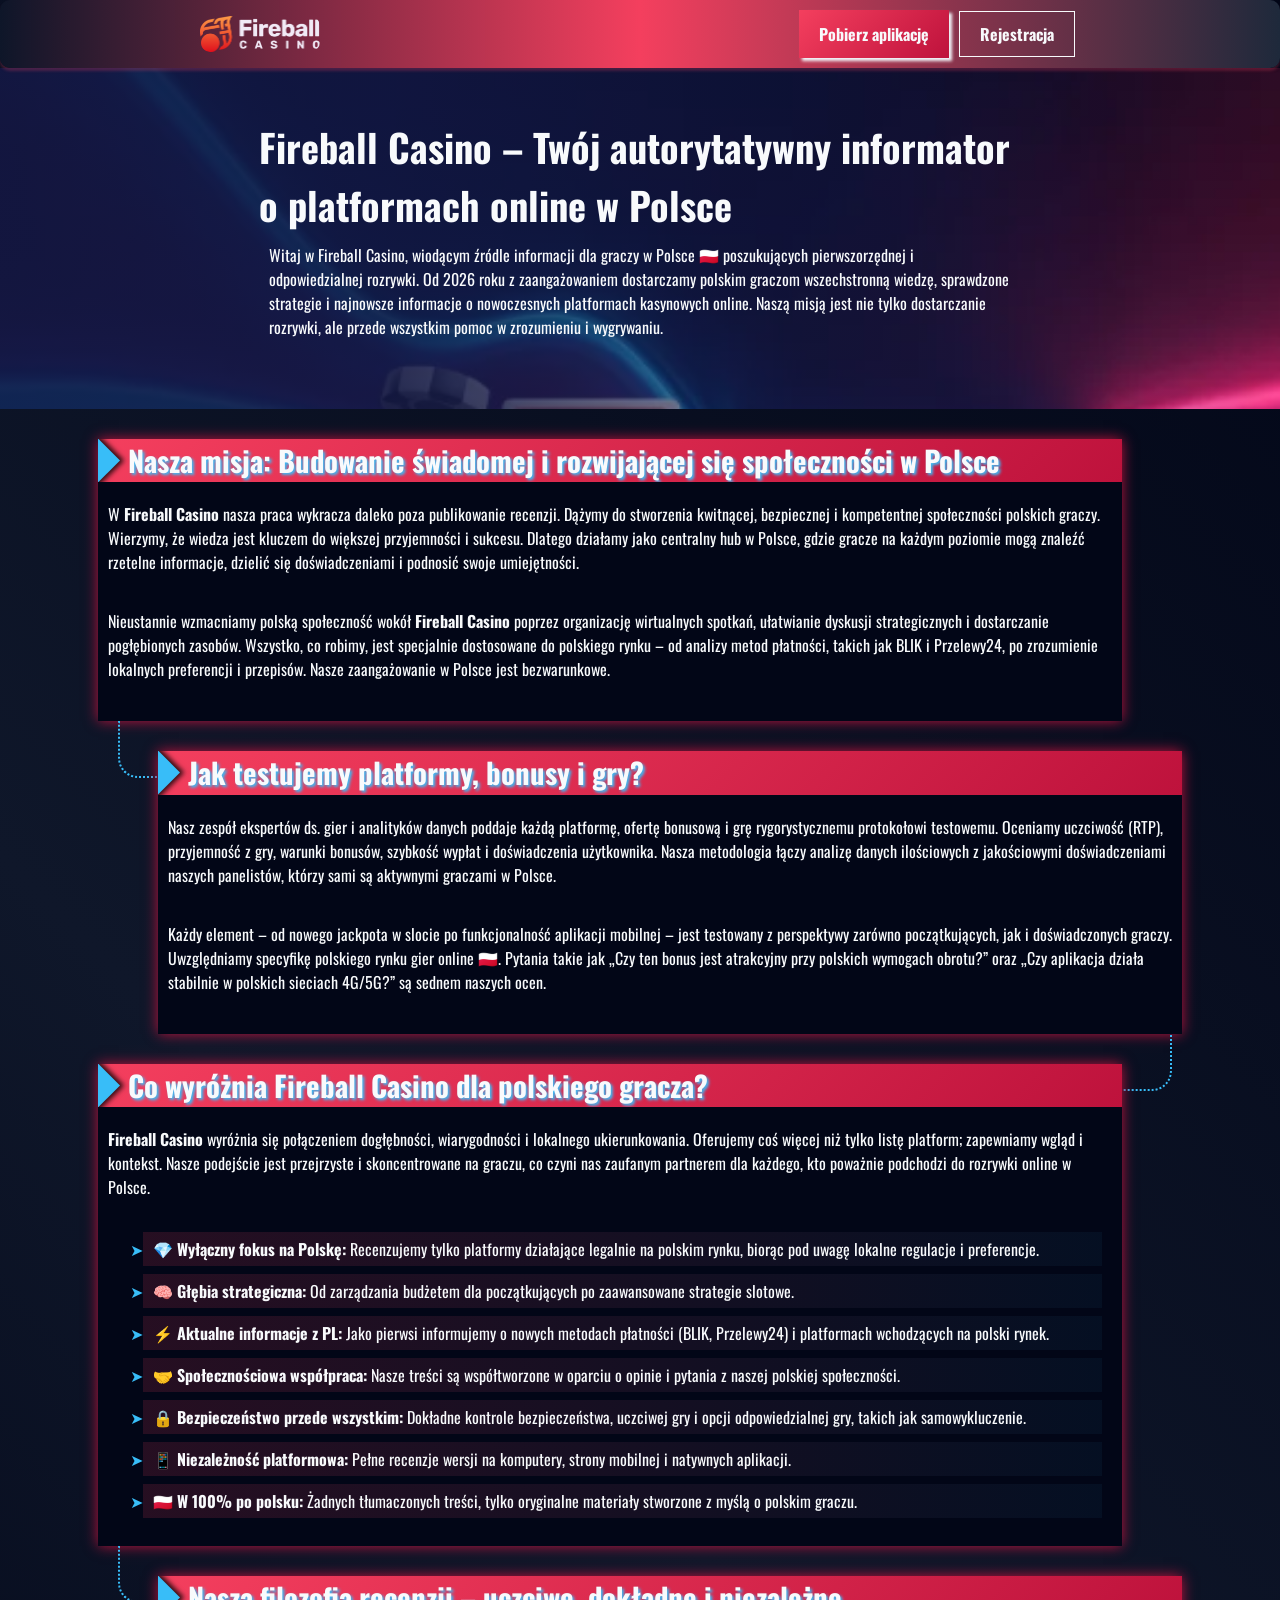
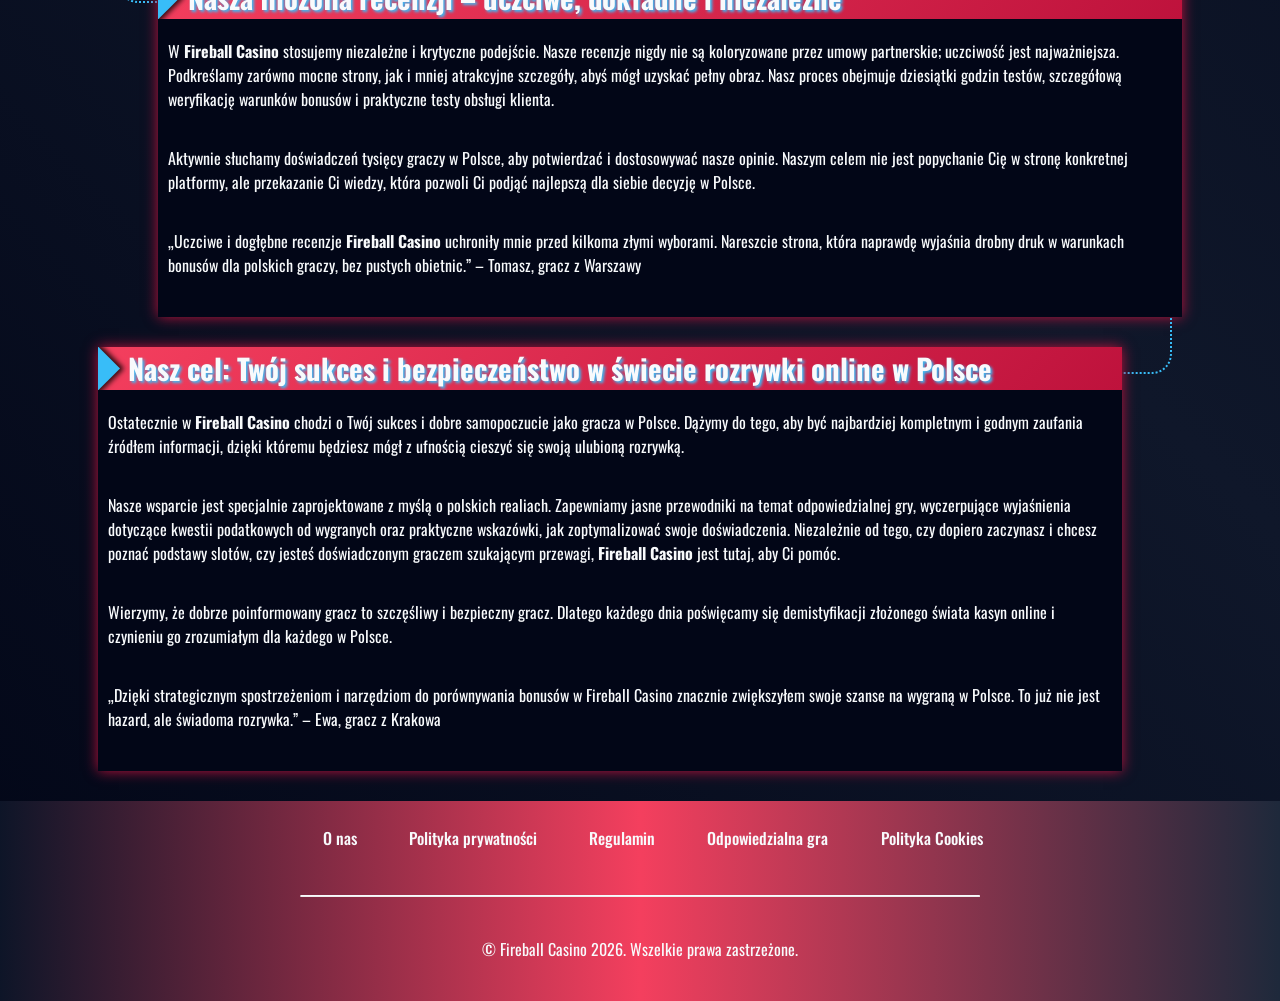
<file: about-us/index.html>
<!DOCTYPE html>
<html lang="pl">

<head>
    <meta charset="UTF-8">
    <meta name="viewport" content="width=device-width, initial-scale=1.0">
    <link rel="stylesheet" href="/style.css">
    <link rel="shortcut icon" href="/favicon.ico" type="image/x-icon">
    <title>O nas – Fireball Casino | Twój wiarygodny przewodnik po kasynach online w Polsce</title>
    <meta name="description"
        content="Dowiedz się wszystkiego o Fireball Casino: szczegółowe przewodniki, strategie wygrywania, porady ekspertów i najnowsze aktualizacje specjalnie dla graczy z Polski.">
    <meta name="googlebot" content="index,follow,noarchive">

    <link rel="canonical" href="https://www.quattrocantipizzadiroma.pl/about-us/">

    <meta property="og:type" content="website" />
    <meta property="og:title"
        content="O nas – Fireball Casino | Twój wiarygodny przewodnik po kasynach online w Polsce" />
    <meta property="og:description"
        content="Dowiedz się wszystkiego o Fireball Casino: szczegółowe przewodniki, strategie wygrywania, porady ekspertów i najnowsze aktualizacje specjalnie dla graczy z Polski." />
    <meta property="og:url" content="https://www.quattrocantipizzadiroma.pl/about-us/" />
    <meta property="og:site_name" content="Fireball Casino Polska" />
    <meta property="og:image" content="https://www.quattrocantipizzadiroma.pl/img/1.webp" />
    <meta property="og:locale" content="pl_PL" />

    <meta name="twitter:card" content="summary_large_image" />
    <meta name="twitter:title"
        content="O nas – Fireball Casino | Twój wiarygodny przewodnik po kasynach online w Polsce" />
    <meta name="twitter:description"
        content="Kompletne przewodniki i sprawdzone strategie dla graczy Fireball Casino w Polsce." />
    <meta name="twitter:image" content="https://www.quattrocantipizzadiroma.pl/img/1.webp" />
</head>

<body>

    <header>
        <div class="logo">
            <a href="/"><img src="/img/logo.webp" alt="Fireball Casino logo" width="140" height="70"></a>
        </div>

        <div class="header-btn">
            <a href="/play/" rel="nofollow" content="noindex" class="h-violet-btn">Rejestracja</a>
            <a href="/play/" rel="nofollow" content="noindex" class="h-accent-btn">Pobierz aplikację</a>
        </div>
    </header>

    <main>
        <div class="promo">
            <div class="promo-l">
                <h1>Fireball Casino – Twój autorytatywny informator o platformach online w Polsce</h1>
                <p class="txt">
                    Witaj w Fireball Casino, wiodącym źródle informacji dla graczy w Polsce 🇵🇱 poszukujących
                    pierwszorzędnej i odpowiedzialnej rozrywki. Od 2026 roku z zaangażowaniem dostarczamy polskim
                    graczom wszechstronną wiedzę, sprawdzone strategie i najnowsze informacje o nowoczesnych platformach
                    kasynowych online. Naszą misją jest nie tylko dostarczanie rozrywki, ale przede wszystkim pomoc w
                    zrozumieniu i wygrywaniu.
                </p>
            </div>
        </div>

        <div class="wrapper">
            <div class="container">
                <div class="container__header">
                    <h2>Nasza misja: Budowanie świadomej i rozwijającej się społeczności w Polsce</h2>
                </div>
                <div class="container__body">
                    <p class="txt">
                        W <strong>Fireball Casino</strong> nasza praca wykracza daleko poza publikowanie recenzji.
                        Dążymy do stworzenia kwitnącej, bezpiecznej i kompetentnej społeczności polskich graczy.
                        Wierzymy, że wiedza jest kluczem do większej przyjemności i sukcesu. Dlatego działamy jako
                        centralny hub w Polsce, gdzie gracze na każdym poziomie mogą znaleźć rzetelne informacje,
                        dzielić się doświadczeniami i podnosić swoje umiejętności.
                    </p>
                    <p class="txt">
                        Nieustannie wzmacniamy polską społeczność wokół <strong>Fireball Casino</strong> poprzez
                        organizację wirtualnych spotkań, ułatwianie dyskusji strategicznych i dostarczanie pogłębionych
                        zasobów. Wszystko, co robimy, jest specjalnie dostosowane do polskiego rynku – od analizy metod
                        płatności, takich jak BLIK i Przelewy24, po zrozumienie lokalnych preferencji i przepisów. Nasze
                        zaangażowanie w Polsce jest bezwarunkowe.
                    </p>
                </div>
            </div>

            <div class="container">
                <div class="container__header">
                    <h2>Jak testujemy platformy, bonusy i gry?</h2>
                </div>
                <div class="container__body">
                    <p class="txt">
                        Nasz zespół ekspertów ds. gier i analityków danych poddaje każdą platformę, ofertę bonusową i
                        grę rygorystycznemu protokołowi testowemu. Oceniamy uczciwość (RTP), przyjemność z gry, warunki
                        bonusów, szybkość wypłat i doświadczenia użytkownika. Nasza metodologia łączy analizę danych
                        ilościowych z jakościowymi doświadczeniami naszych panelistów, którzy sami są aktywnymi graczami
                        w Polsce.
                    </p>
                    <p class="txt">
                        Każdy element – od nowego jackpota w slocie po funkcjonalność aplikacji mobilnej – jest
                        testowany z perspektywy zarówno początkujących, jak i doświadczonych graczy. Uwzględniamy
                        specyfikę polskiego rynku gier online 🇵🇱. Pytania takie jak „Czy ten bonus jest atrakcyjny
                        przy polskich wymogach obrotu?” oraz „Czy aplikacja działa stabilnie w polskich sieciach 4G/5G?”
                        są sednem naszych ocen.
                    </p>
                </div>
            </div>

            <div class="container">
                <div class="container__header">
                    <h2>Co wyróżnia Fireball Casino dla polskiego gracza?</h2>
                </div>
                <div class="container__body">
                    <p class="txt">
                        <strong>Fireball Casino</strong> wyróżnia się połączeniem dogłębności, wiarygodności i lokalnego
                        ukierunkowania. Oferujemy coś więcej niż tylko listę platform; zapewniamy wgląd i kontekst.
                        Nasze podejście jest przejrzyste i skoncentrowane na graczu, co czyni nas zaufanym partnerem dla
                        każdego, kto poważnie podchodzi do rozrywki online w Polsce.
                    </p>
                    <ul>
                        <li>💎 <strong>Wyłączny fokus na Polskę:</strong> Recenzujemy tylko platformy działające
                            legalnie na polskim rynku, biorąc pod uwagę lokalne regulacje i preferencje.</li>
                        <li>🧠 <strong>Głębia strategiczna:</strong> Od zarządzania budżetem dla początkujących po
                            zaawansowane strategie slotowe.</li>
                        <li>⚡ <strong>Aktualne informacje z PL:</strong> Jako pierwsi informujemy o nowych metodach
                            płatności (BLIK, Przelewy24) i platformach wchodzących na polski rynek.</li>
                        <li>🤝 <strong>Społecznościowa współpraca:</strong> Nasze treści są współtworzone w oparciu o
                            opinie i pytania z naszej polskiej społeczności.</li>
                        <li>🔒 <strong>Bezpieczeństwo przede wszystkim:</strong> Dokładne kontrole bezpieczeństwa,
                            uczciwej gry i opcji odpowiedzialnej gry, takich jak samowykluczenie.</li>
                        <li>📱 <strong>Niezależność platformowa:</strong> Pełne recenzje wersji na komputery, strony
                            mobilnej i natywnych aplikacji.</li>
                        <li>🇵🇱 <strong>W 100% po polsku:</strong> Żadnych tłumaczonych treści, tylko oryginalne
                            materiały stworzone z myślą o polskim graczu.</li>
                    </ul>
                </div>
            </div>

            <div class="container">
                <div class="container__header">
                    <h2>Nasza filozofia recenzji – uczciwe, dokładne i niezależne</h2>
                </div>
                <div class="container__body">
                    <p class="txt">
                        W <strong>Fireball Casino</strong> stosujemy niezależne i krytyczne podejście. Nasze recenzje
                        nigdy nie są koloryzowane przez umowy partnerskie; uczciwość jest najważniejsza. Podkreślamy
                        zarówno mocne strony, jak i mniej atrakcyjne szczegóły, abyś mógł uzyskać pełny obraz. Nasz
                        proces obejmuje dziesiątki godzin testów, szczegółową weryfikację warunków bonusów i praktyczne
                        testy obsługi klienta.
                    </p>
                    <p class="txt">
                        Aktywnie słuchamy doświadczeń tysięcy graczy w Polsce, aby potwierdzać i dostosowywać nasze
                        opinie. Naszym celem nie jest popychanie Cię w stronę konkretnej platformy, ale przekazanie Ci
                        wiedzy, która pozwoli Ci podjąć najlepszą dla siebie decyzję w Polsce.
                    </p>
                    <p class="txt">
                        „Uczciwe i dogłębne recenzje <strong>Fireball Casino</strong> uchroniły mnie przed kilkoma złymi
                        wyborami. Nareszcie strona, która naprawdę wyjaśnia drobny druk w warunkach bonusów dla polskich
                        graczy, bez pustych obietnic.” – Tomasz, gracz z Warszawy
                    </p>
                </div>
            </div>

            <div class="container">
                <div class="container__header">
                    <h2>Nasz cel: Twój sukces i bezpieczeństwo w świecie rozrywki online w Polsce</h2>
                </div>
                <div class="container__body">
                    <p class="txt">
                        Ostatecznie w <strong>Fireball Casino</strong> chodzi o Twój sukces i dobre samopoczucie jako
                        gracza w Polsce. Dążymy do tego, aby być najbardziej kompletnym i godnym zaufania źródłem
                        informacji, dzięki któremu będziesz mógł z ufnością cieszyć się swoją ulubioną rozrywką.
                    </p>
                    <p class="txt">
                        Nasze wsparcie jest specjalnie zaprojektowane z myślą o polskich realiach. Zapewniamy jasne
                        przewodniki na temat odpowiedzialnej gry, wyczerpujące wyjaśnienia dotyczące kwestii podatkowych
                        od wygranych oraz praktyczne wskazówki, jak zoptymalizować swoje doświadczenia. Niezależnie od
                        tego, czy dopiero zaczynasz i chcesz poznać podstawy slotów, czy jesteś doświadczonym graczem
                        szukającym przewagi, <strong>Fireball Casino</strong> jest tutaj, aby Ci pomóc.
                    </p>
                    <p class="txt">
                        Wierzymy, że dobrze poinformowany gracz to szczęśliwy i bezpieczny gracz. Dlatego każdego dnia
                        poświęcamy się demistyfikacji złożonego świata kasyn online i czynieniu go zrozumiałym dla
                        każdego w Polsce.
                    </p>
                    <p class="txt">
                        „Dzięki strategicznym spostrzeżeniom i narzędziom do porównywania bonusów w Fireball Casino
                        znacznie zwiększyłem swoje szanse na wygraną w Polsce. To już nie jest hazard, ale świadoma
                        rozrywka.” – Ewa, gracz z Krakowa
                    </p>
                </div>
            </div>
        </div>
    </main>

    <footer>
        <ul class="f-nav">
            <li>
                <a href="/about-us/">O nas</a>
            </li>
            <li>
                <a href="/privacy-policy/">Polityka prywatności</a>
            </li>
            <li>
                <a href="/terms-and-conditions/">Regulamin</a>
            </li>
            <li>
                <a href="/responsible-gambling/">Odpowiedzialna gra</a>
            </li>
            <li>
                <a href="/cookie-policy/">Polityka Cookies</a>
            </li>
        </ul>

        <hr>

        <p class="txt">
            © Fireball Casino 2026. Wszelkie prawa zastrzeżone.
        </p>
    </footer>
</body>

</html>
</file>
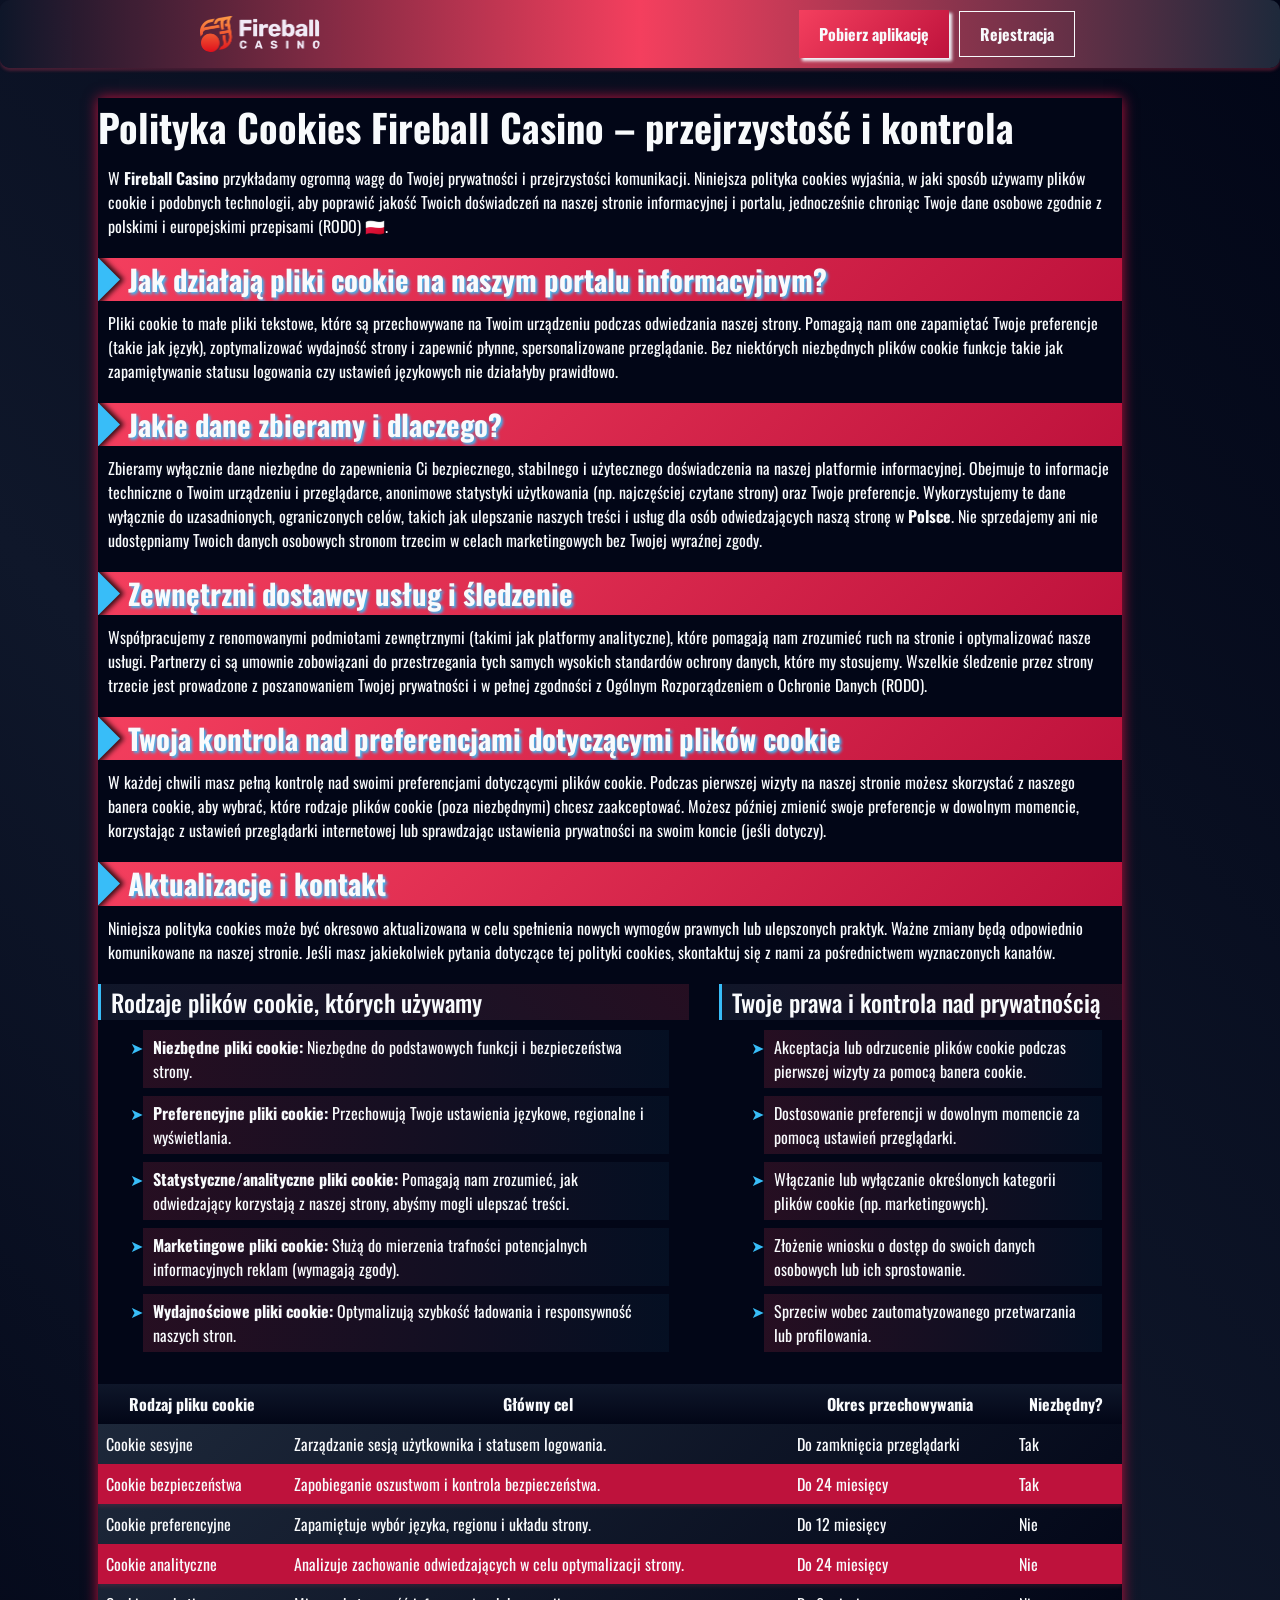
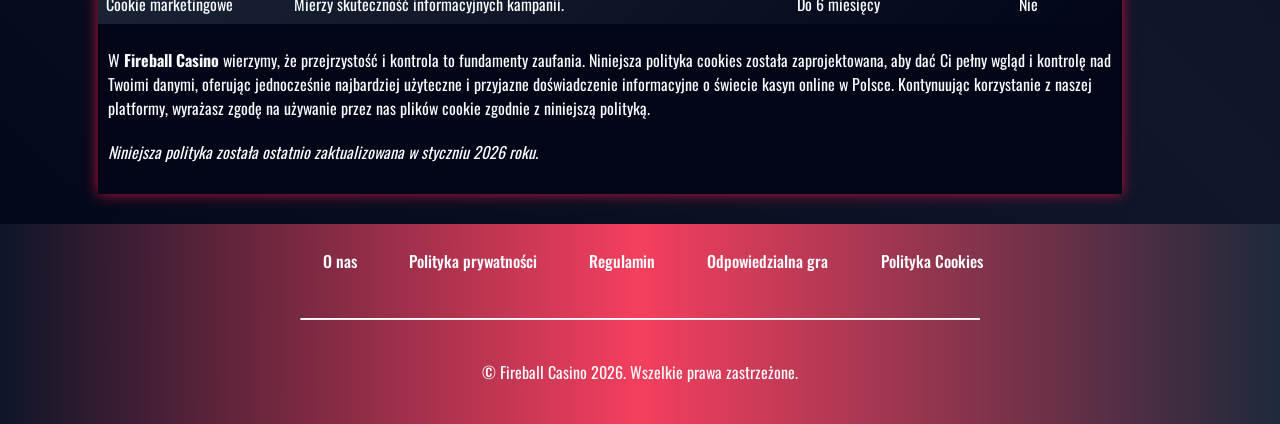
<file: cookie-policy/index.html>
<!DOCTYPE html>
<html lang="pl">

<head>
    <meta charset="UTF-8">
    <meta name="viewport" content="width=device-width, initial-scale=1.0">
    <link rel="stylesheet" href="/style.css">
    <link rel="shortcut icon" href="/favicon.ico" type="image/x-icon">
    <title>Polityka Cookies – Fireball Casino Polska | Twoja prywatność</title>
    <meta name="description"
        content="W Fireball Casino z najwyższą starannością dbamy o Twoje dane. Zapoznaj się z naszą Polityką Cookies, aby dowiedzieć się, jak pliki cookie ulepszają Twoje doświadczenia, zapewniając pełną przejrzystość i kontrolę nad prywatnością w Polsce.">
    <meta name="googlebot" content="index,follow,noarchive">

    <link rel="canonical" href="https://www.quattrocantipizzadiroma.pl/cookie-policy/">

    <meta property="og:type" content="website" />
    <meta property="og:title" content="Polityka Cookies – Fireball Casino Polska" />
    <meta property="og:description"
        content="Polityka Cookies Fireball Casino - Jak chronimy Twoje dane i optymalizujemy Twoje doświadczenia z naszą stroną." />
    <meta property="og:url" content="https://www.quattrocantipizzadiroma.pl/cookie-policy/" />
    <meta property="og:site_name" content="Fireball Casino Polska" />
    <meta property="og:locale" content="pl_PL" />

    <meta name="twitter:card" content="summary" />
    <meta name="twitter:title" content="Polityka Cookies - Fireball Casino" />
    <meta name="twitter:description"
        content="Dowiedz się, jak Fireball Casino wykorzystuje pliki cookie, aby poprawić Twoje doświadczenia." />
</head>

<body>

    <header>
        <div class="logo">
            <a href="/"><img src="/img/logo.webp" alt="Fireball Casino logo" width="140" height="70"></a>
        </div>

        <div class="header-btn">
            <a href="/play/" rel="nofollow" content="noindex" class="h-violet-btn">Rejestracja</a>
            <a href="/play/" rel="nofollow" content="noindex" class="h-accent-btn">Pobierz aplikację</a>
        </div>
    </header>

    <main>
        <div class="wrapper">
            <div class="container">
                <h1>Polityka Cookies Fireball Casino – przejrzystość i kontrola</h1>
                <p class="txt">
                    W <strong>Fireball Casino</strong> przykładamy ogromną wagę do Twojej prywatności i przejrzystości
                    komunikacji.
                    Niniejsza polityka cookies wyjaśnia, w jaki sposób używamy plików cookie i podobnych technologii,
                    aby poprawić jakość Twoich doświadczeń na naszej stronie informacyjnej i portalu, jednocześnie
                    chroniąc Twoje dane osobowe zgodnie z polskimi i europejskimi przepisami (RODO) 🇵🇱.
                </p>

                <div class="container__header">
                    <h2>Jak działają pliki cookie na naszym portalu informacyjnym?</h2>
                </div>
                <p class="txt">
                    Pliki cookie to małe pliki tekstowe, które są przechowywane na Twoim urządzeniu podczas odwiedzania
                    naszej strony.
                    Pomagają nam one zapamiętać Twoje preferencje (takie jak język), zoptymalizować wydajność strony i
                    zapewnić płynne, spersonalizowane przeglądanie. Bez niektórych niezbędnych plików cookie funkcje
                    takie jak zapamiętywanie statusu logowania czy ustawień językowych nie działałyby prawidłowo.
                </p>

                <div class="container__header">
                    <h2>Jakie dane zbieramy i dlaczego?</h2>
                </div>
                <p class="txt">
                    Zbieramy wyłącznie dane niezbędne do zapewnienia Ci bezpiecznego, stabilnego i użytecznego
                    doświadczenia na naszej platformie informacyjnej.
                    Obejmuje to informacje techniczne o Twoim urządzeniu i przeglądarce, anonimowe statystyki
                    użytkowania (np. najczęściej czytane strony) oraz Twoje preferencje. Wykorzystujemy te dane
                    wyłącznie do uzasadnionych, ograniczonych celów, takich jak ulepszanie naszych treści i usług dla
                    osób odwiedzających naszą stronę w <strong>Polsce</strong>.
                    Nie sprzedajemy ani nie udostępniamy Twoich danych osobowych stronom trzecim w celach marketingowych
                    bez Twojej wyraźnej zgody.
                </p>

                <div class="container__header">
                    <h2>Zewnętrzni dostawcy usług i śledzenie</h2>
                </div>
                <p class="txt">
                    Współpracujemy z renomowanymi podmiotami zewnętrznymi (takimi jak platformy analityczne), które
                    pomagają nam zrozumieć ruch na stronie i optymalizować nasze usługi. Partnerzy ci są umownie
                    zobowiązani do przestrzegania tych samych wysokich standardów ochrony danych, które my stosujemy.
                    Wszelkie śledzenie przez strony trzecie jest prowadzone z poszanowaniem Twojej prywatności i w
                    pełnej zgodności z Ogólnym Rozporządzeniem o Ochronie Danych (RODO).
                </p>

                <div class="container__header">
                    <h2>Twoja kontrola nad preferencjami dotyczącymi plików cookie</h2>
                </div>
                <p class="txt">
                    W każdej chwili masz pełną kontrolę nad swoimi preferencjami dotyczącymi plików cookie.
                    Podczas pierwszej wizyty na naszej stronie możesz skorzystać z naszego banera cookie, aby wybrać,
                    które rodzaje plików cookie (poza niezbędnymi) chcesz zaakceptować.
                    Możesz później zmienić swoje preferencje w dowolnym momencie, korzystając z ustawień przeglądarki
                    internetowej lub sprawdzając ustawienia prywatności na swoim koncie (jeśli dotyczy).
                </p>

                <div class="container__header">
                    <h2>Aktualizacje i kontakt</h2>
                </div>
                <p class="txt">
                    Niniejsza polityka cookies może być okresowo aktualizowana w celu spełnienia nowych wymogów prawnych
                    lub ulepszonych praktyk. Ważne zmiany będą odpowiednio komunikowane na naszej stronie.
                    Jeśli masz jakiekolwiek pytania dotyczące tej polityki cookies, skontaktuj się z nami za
                    pośrednictwem wyznaczonych kanałów.
                </p>

                <div class="comparison-list">
                    <div>
                        <h3>Rodzaje plików cookie, których używamy</h3>
                        <ul>
                            <li><strong>Niezbędne pliki cookie:</strong> Niezbędne do podstawowych funkcji i
                                bezpieczeństwa strony.</li>
                            <li><strong>Preferencyjne pliki cookie:</strong> Przechowują Twoje ustawienia językowe,
                                regionalne i wyświetlania.</li>
                            <li><strong>Statystyczne/analityczne pliki cookie:</strong> Pomagają nam zrozumieć, jak
                                odwiedzający korzystają z naszej strony, abyśmy mogli ulepszać treści.</li>
                            <li><strong>Marketingowe pliki cookie:</strong> Służą do mierzenia trafności potencjalnych
                                informacyjnych reklam (wymagają zgody).</li>
                            <li><strong>Wydajnościowe pliki cookie:</strong> Optymalizują szybkość ładowania i
                                responsywność naszych stron.</li>
                        </ul>
                    </div>

                    <div>
                        <h3>Twoje prawa i kontrola nad prywatnością</h3>
                        <ul>
                            <li>Akceptacja lub odrzucenie plików cookie podczas pierwszej wizyty za pomocą banera
                                cookie.</li>
                            <li>Dostosowanie preferencji w dowolnym momencie za pomocą ustawień przeglądarki.</li>
                            <li>Włączanie lub wyłączanie określonych kategorii plików cookie (np. marketingowych).</li>
                            <li>Złożenie wniosku o dostęp do swoich danych osobowych lub ich sprostowanie.</li>
                            <li>Sprzeciw wobec zautomatyzowanego przetwarzania lub profilowania.</li>
                        </ul>
                    </div>
                </div>

                <div class="table-wrapper">
                    <table>
                        <thead>
                            <tr>
                                <th>Rodzaj pliku cookie</th>
                                <th>Główny cel</th>
                                <th>Okres przechowywania</th>
                                <th>Niezbędny?</th>
                            </tr>
                        </thead>
                        <tbody>
                            <tr>
                                <td>Cookie sesyjne</td>
                                <td>Zarządzanie sesją użytkownika i statusem logowania.</td>
                                <td>Do zamknięcia przeglądarki</td>
                                <td>Tak</td>
                            </tr>
                            <tr>
                                <td>Cookie bezpieczeństwa</td>
                                <td>Zapobieganie oszustwom i kontrola bezpieczeństwa.</td>
                                <td>Do 24 miesięcy</td>
                                <td>Tak</td>
                            </tr>
                            <tr>
                                <td>Cookie preferencyjne</td>
                                <td>Zapamiętuje wybór języka, regionu i układu strony.</td>
                                <td>Do 12 miesięcy</td>
                                <td>Nie</td>
                            </tr>
                            <tr>
                                <td>Cookie analityczne</td>
                                <td>Analizuje zachowanie odwiedzających w celu optymalizacji strony.</td>
                                <td>Do 24 miesięcy</td>
                                <td>Nie</td>
                            </tr>
                            <tr>
                                <td>Cookie marketingowe</td>
                                <td>Mierzy skuteczność informacyjnych kampanii.</td>
                                <td>Do 6 miesięcy</td>
                                <td>Nie</td>
                            </tr>
                        </tbody>
                    </table>
                </div>

                <p class="txt">
                    W <strong>Fireball Casino</strong> wierzymy, że przejrzystość i kontrola to fundamenty zaufania.
                    Niniejsza polityka cookies została zaprojektowana, aby dać Ci pełny wgląd i kontrolę nad Twoimi
                    danymi, oferując jednocześnie najbardziej użyteczne i przyjazne doświadczenie informacyjne o świecie
                    kasyn online w Polsce.
                    Kontynuując korzystanie z naszej platformy, wyrażasz zgodę na używanie przez nas plików cookie
                    zgodnie z niniejszą polityką.
                </p>
                <p class="txt">
                    <em>Niniejsza polityka została ostatnio zaktualizowana w styczniu 2026 roku.</em>
                </p>
            </div>
        </div>
    </main>

    <footer>
        <ul class="f-nav">
            <li>
                <a href="/about-us/">O nas</a>
            </li>
            <li>
                <a href="/privacy-policy/">Polityka prywatności</a>
            </li>
            <li>
                <a href="/terms-and-conditions/">Regulamin</a>
            </li>
            <li>
                <a href="/responsible-gambling/">Odpowiedzialna gra</a>
            </li>
            <li>
                <a href="/cookie-policy/">Polityka Cookies</a>
            </li>
        </ul>

        <hr>

        <p class="txt">
            © Fireball Casino 2026. Wszelkie prawa zastrzeżone.
        </p>
    </footer>
</body>

</html>
</file>
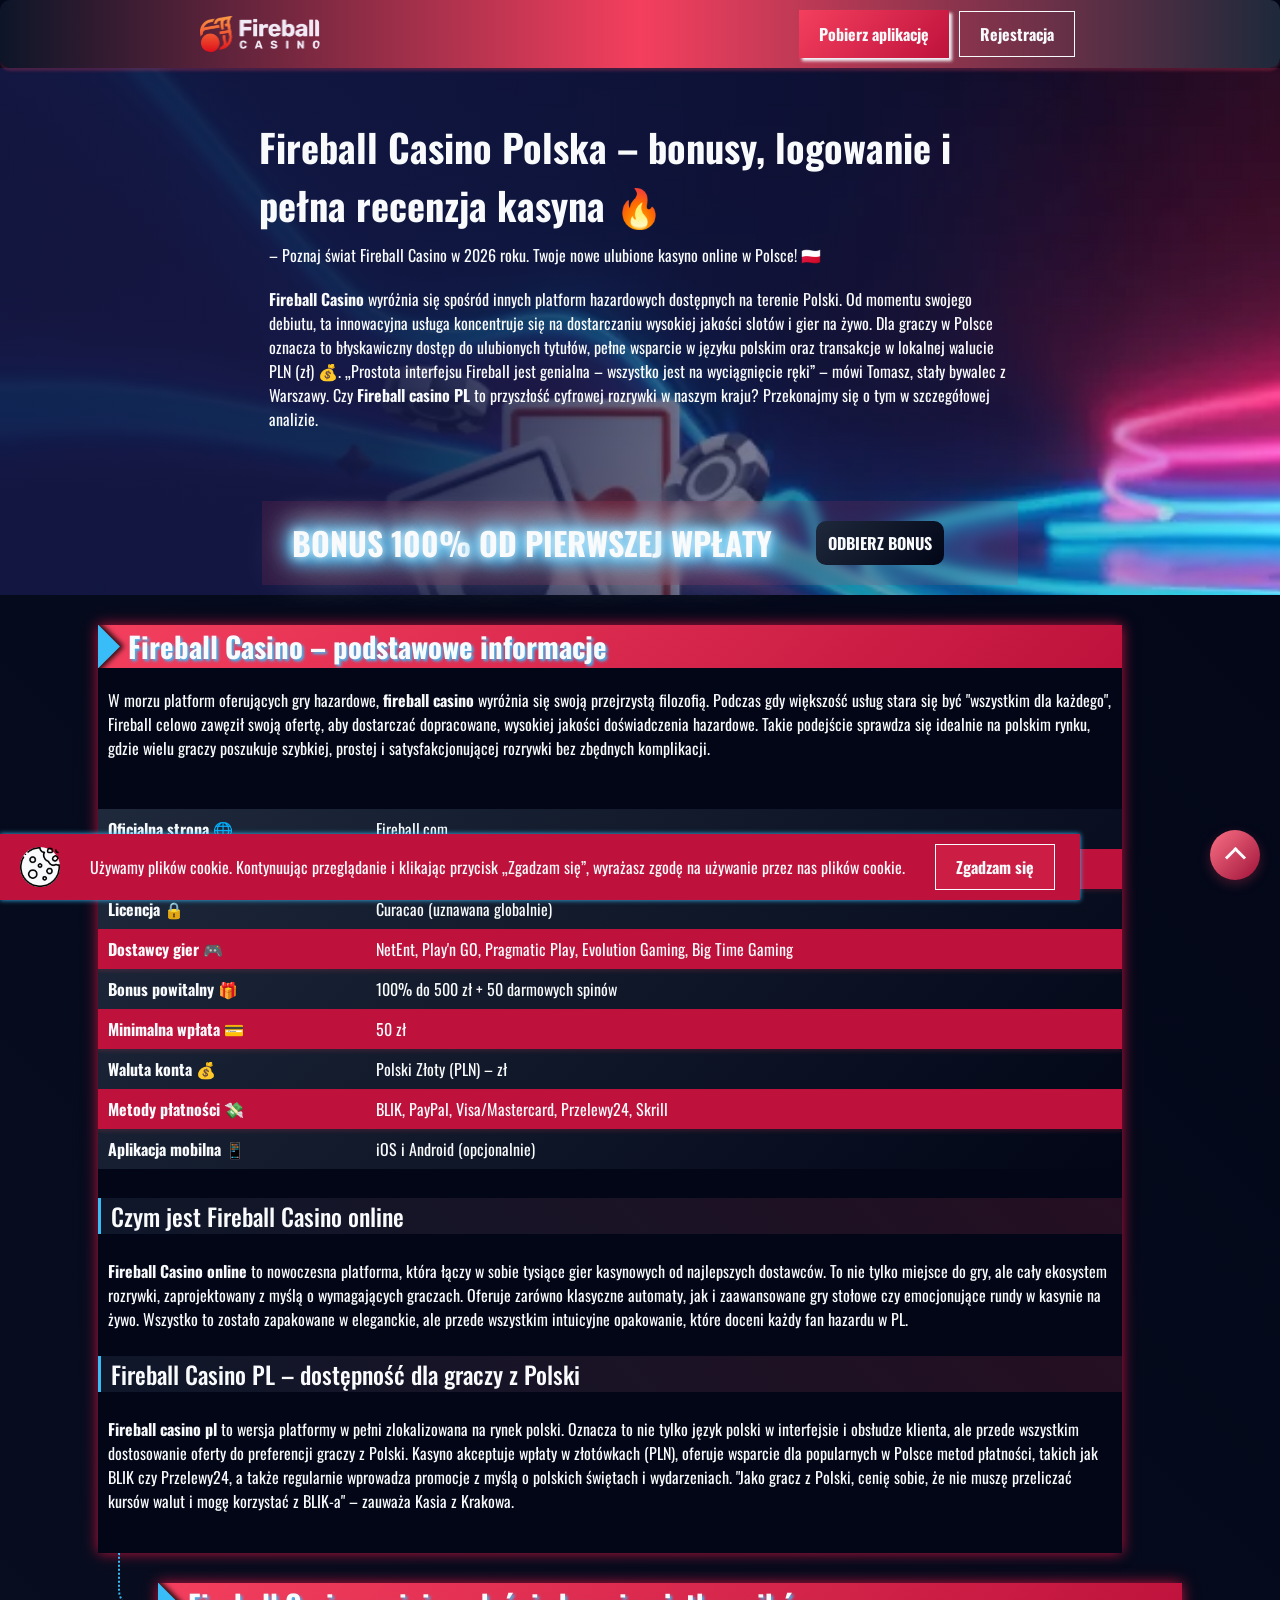
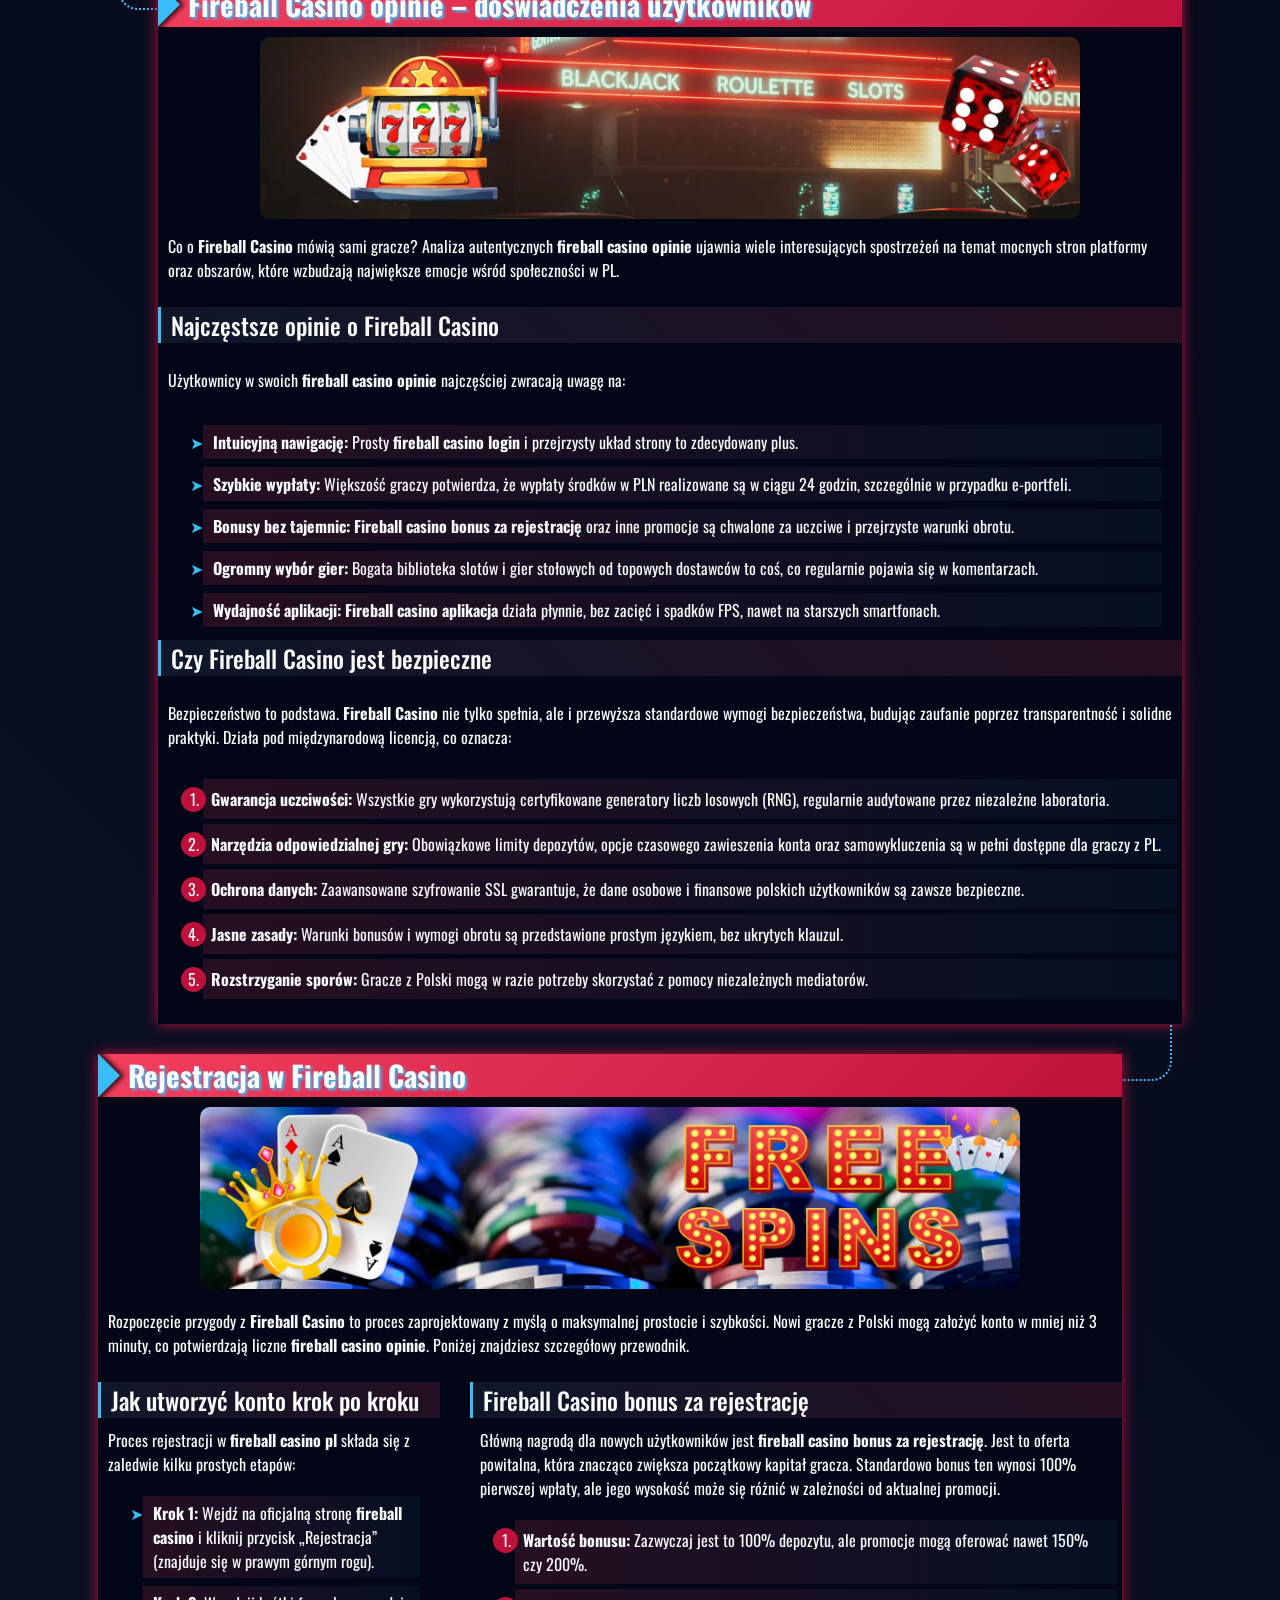
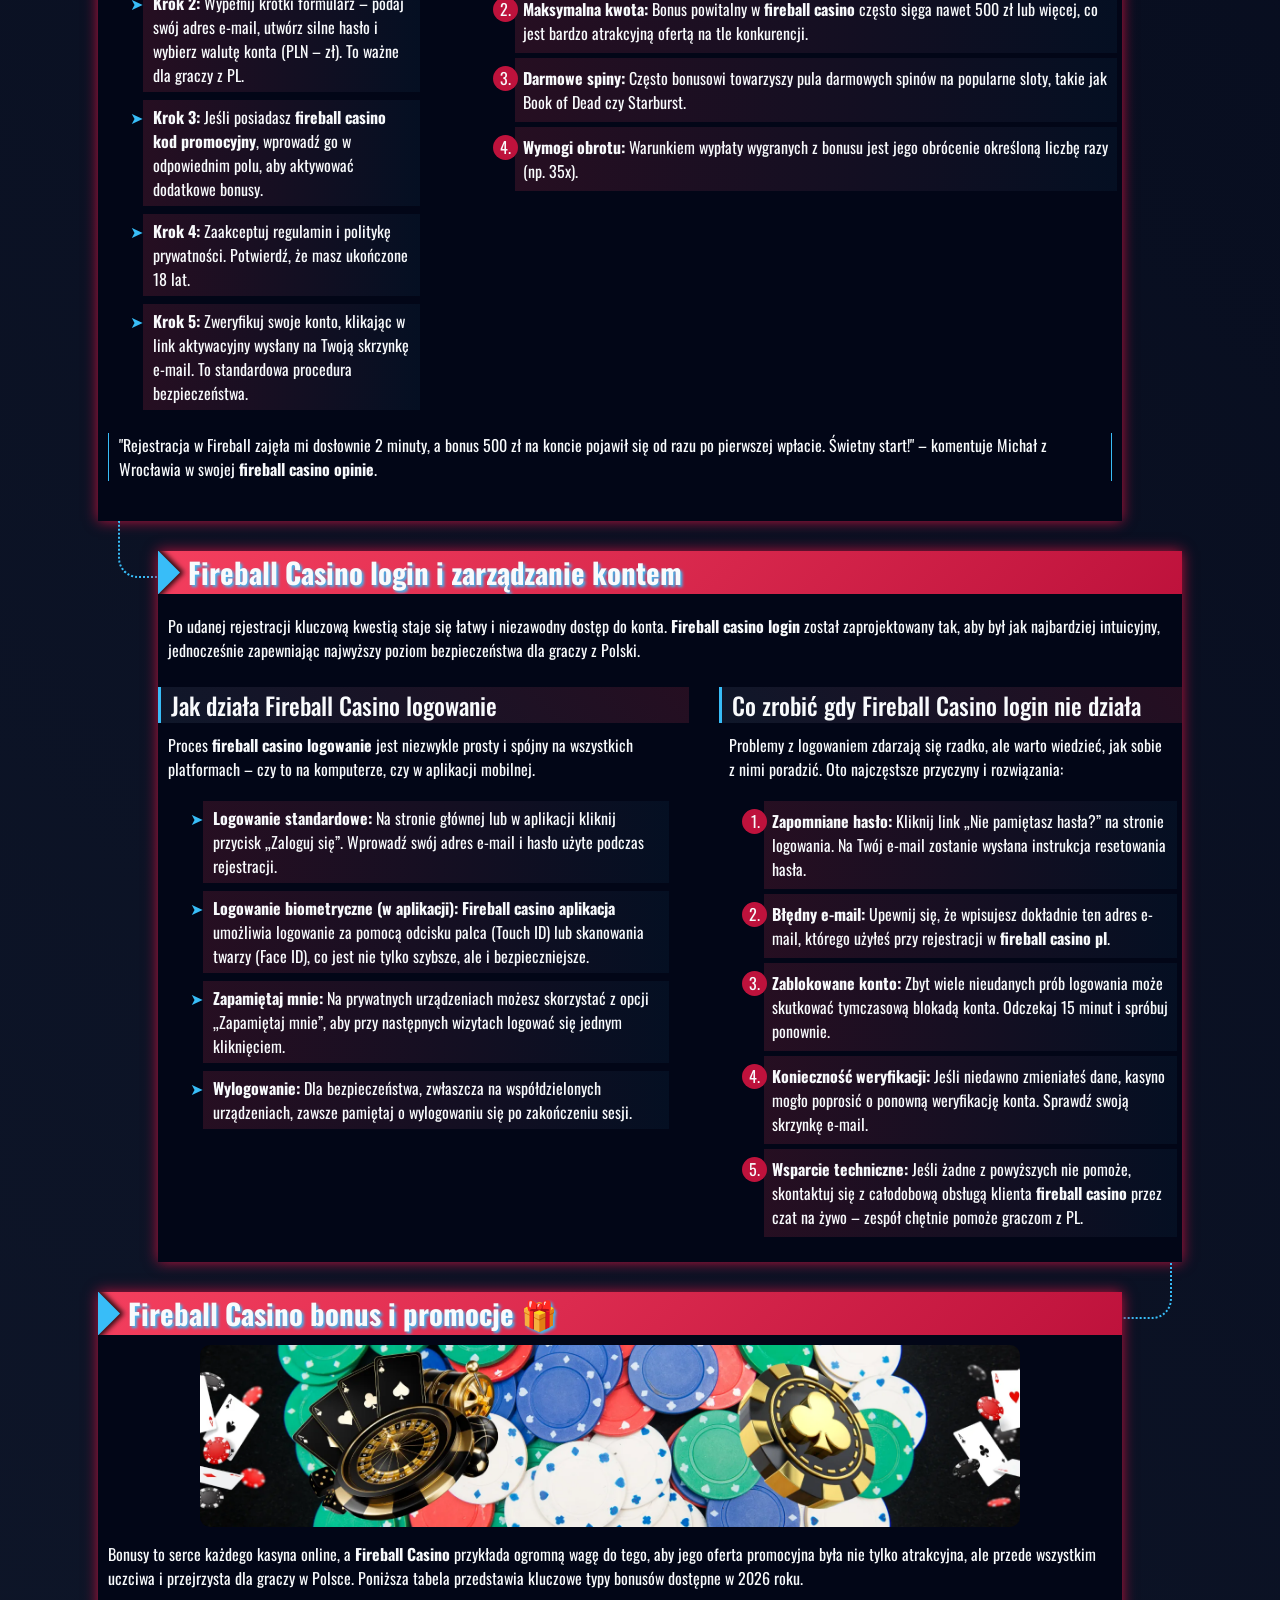
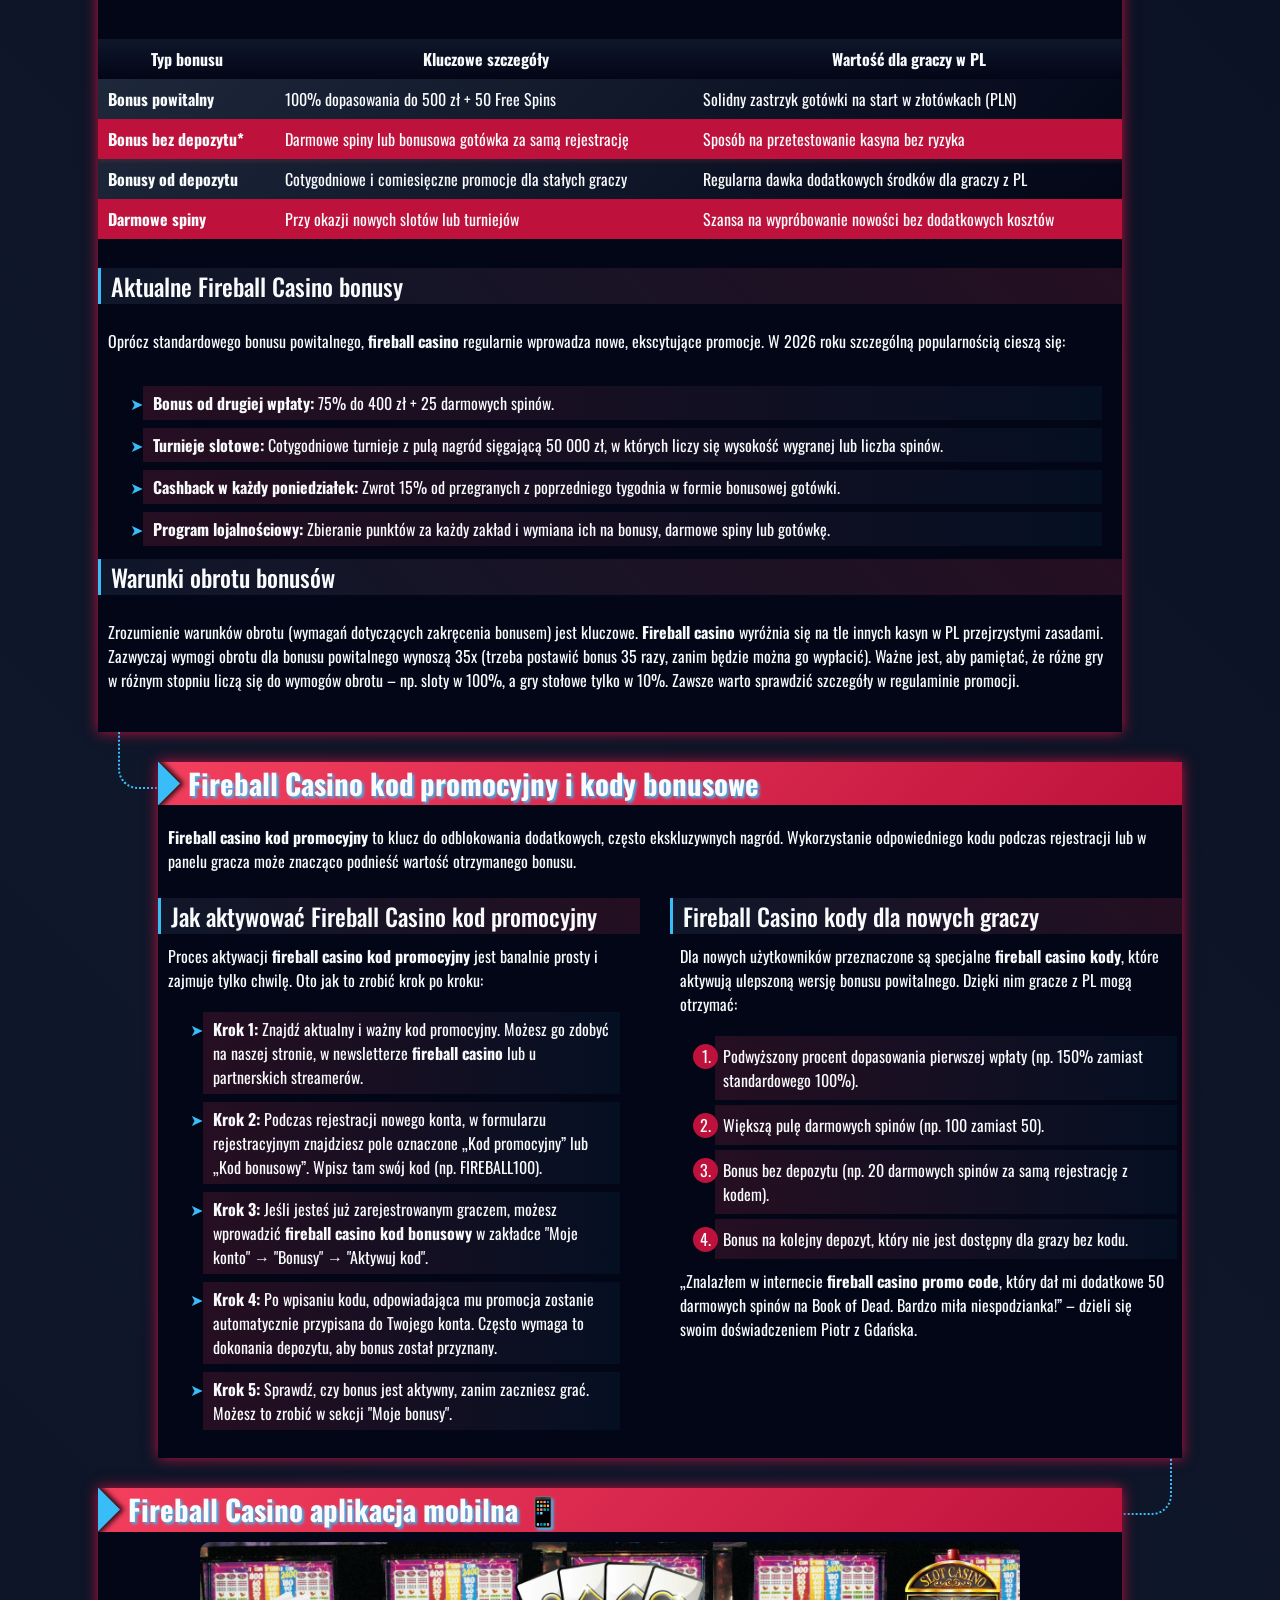
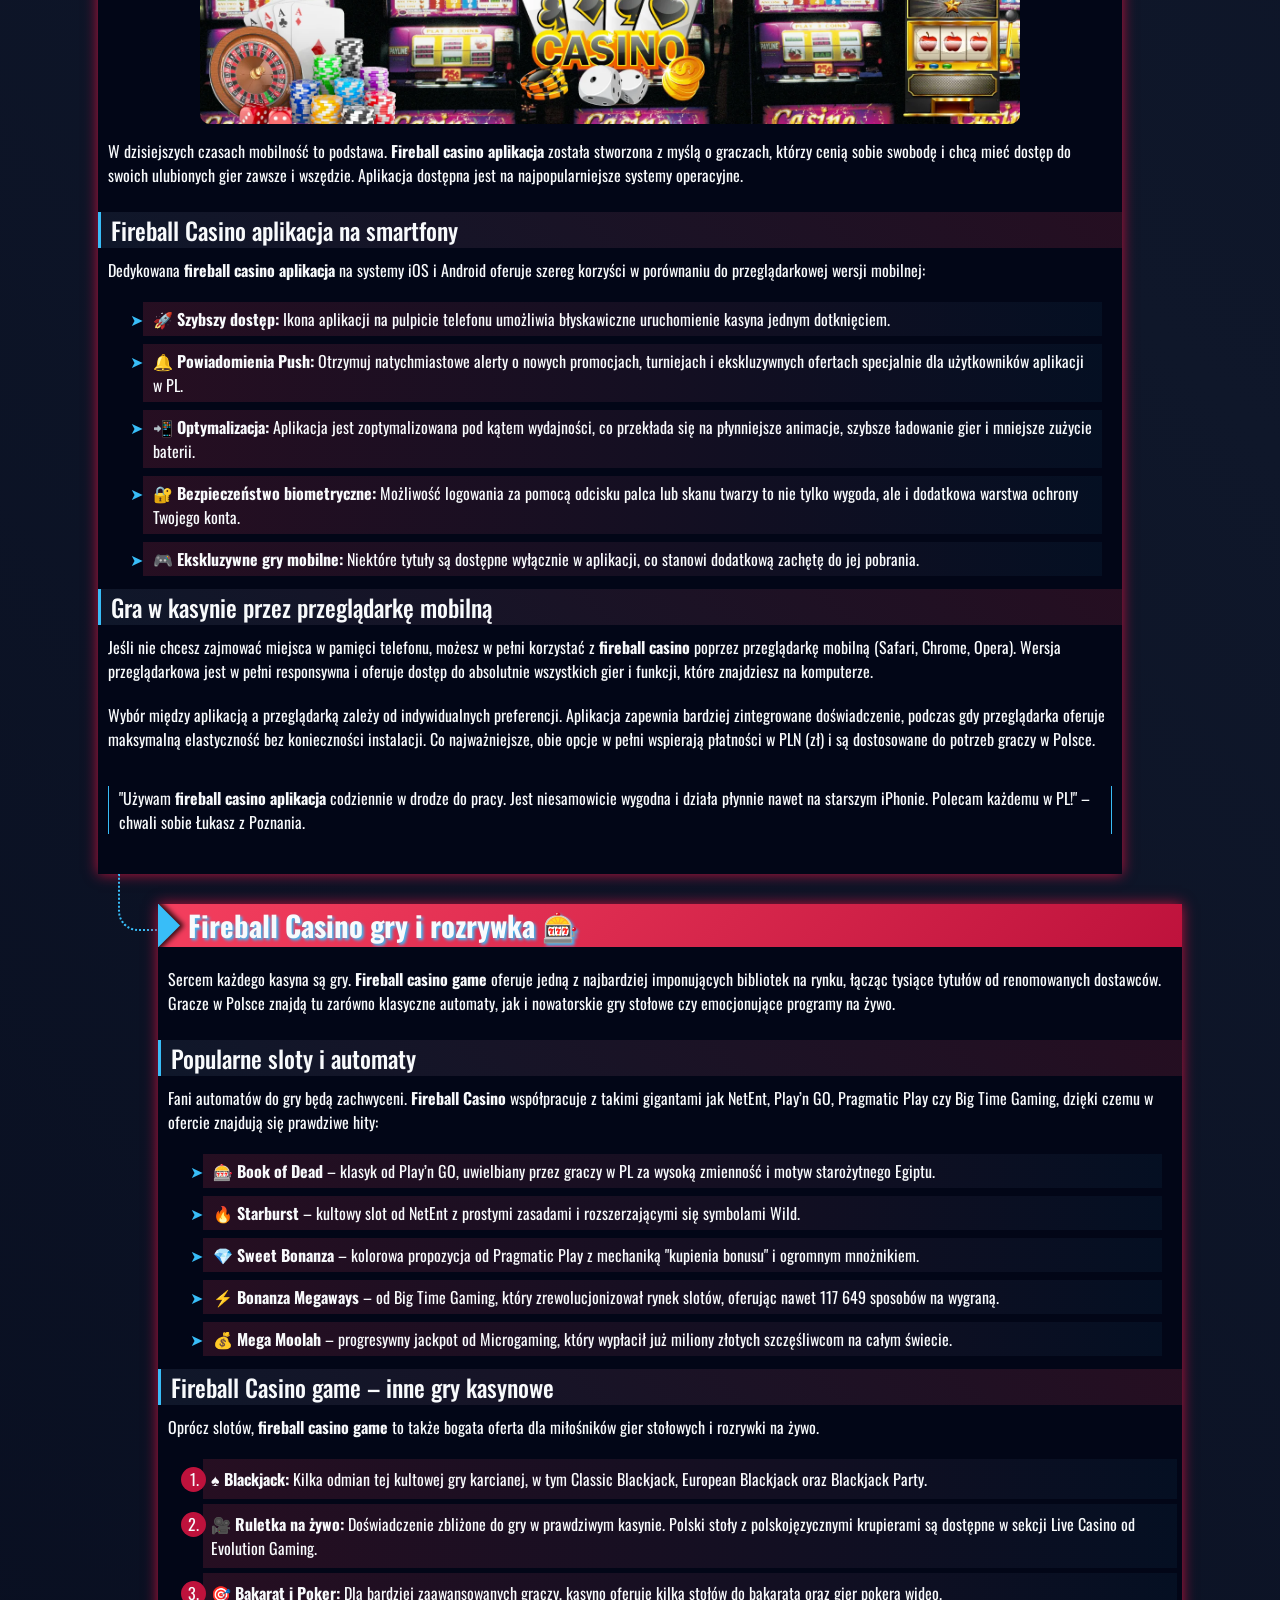
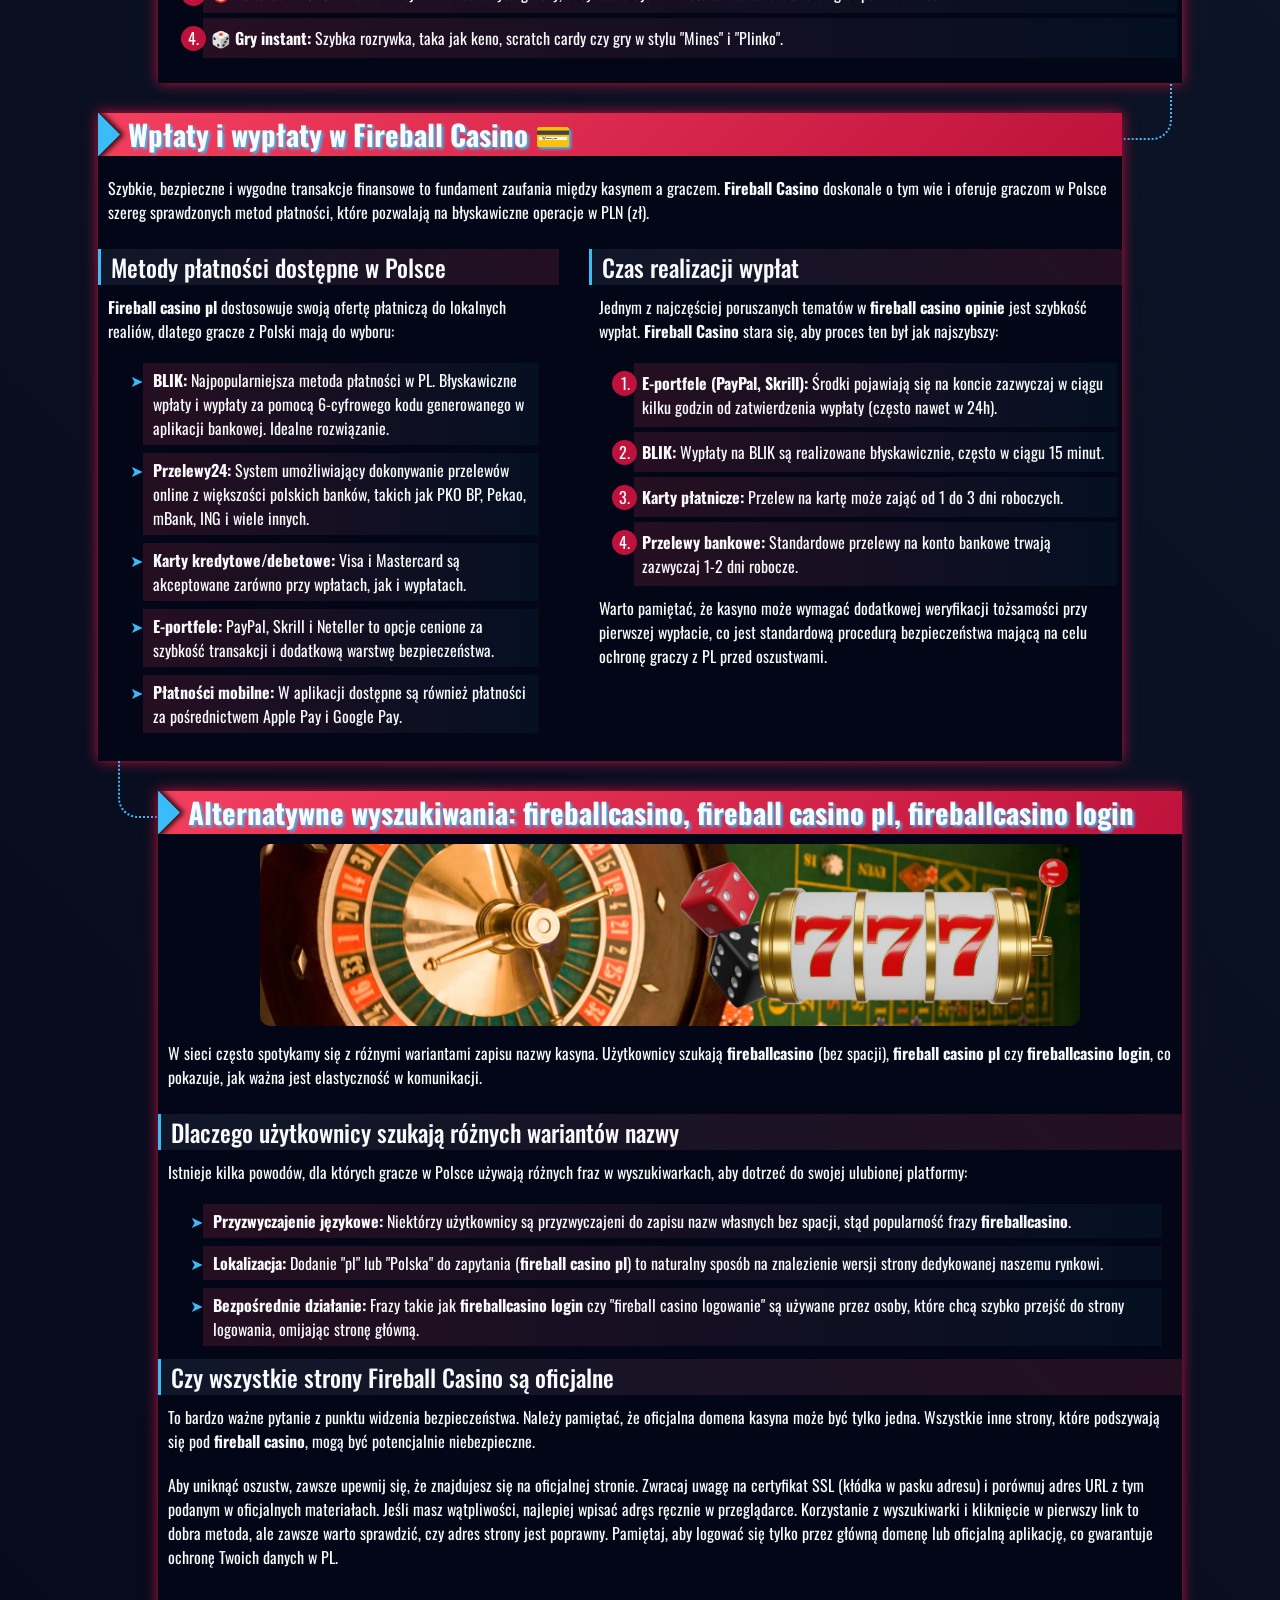
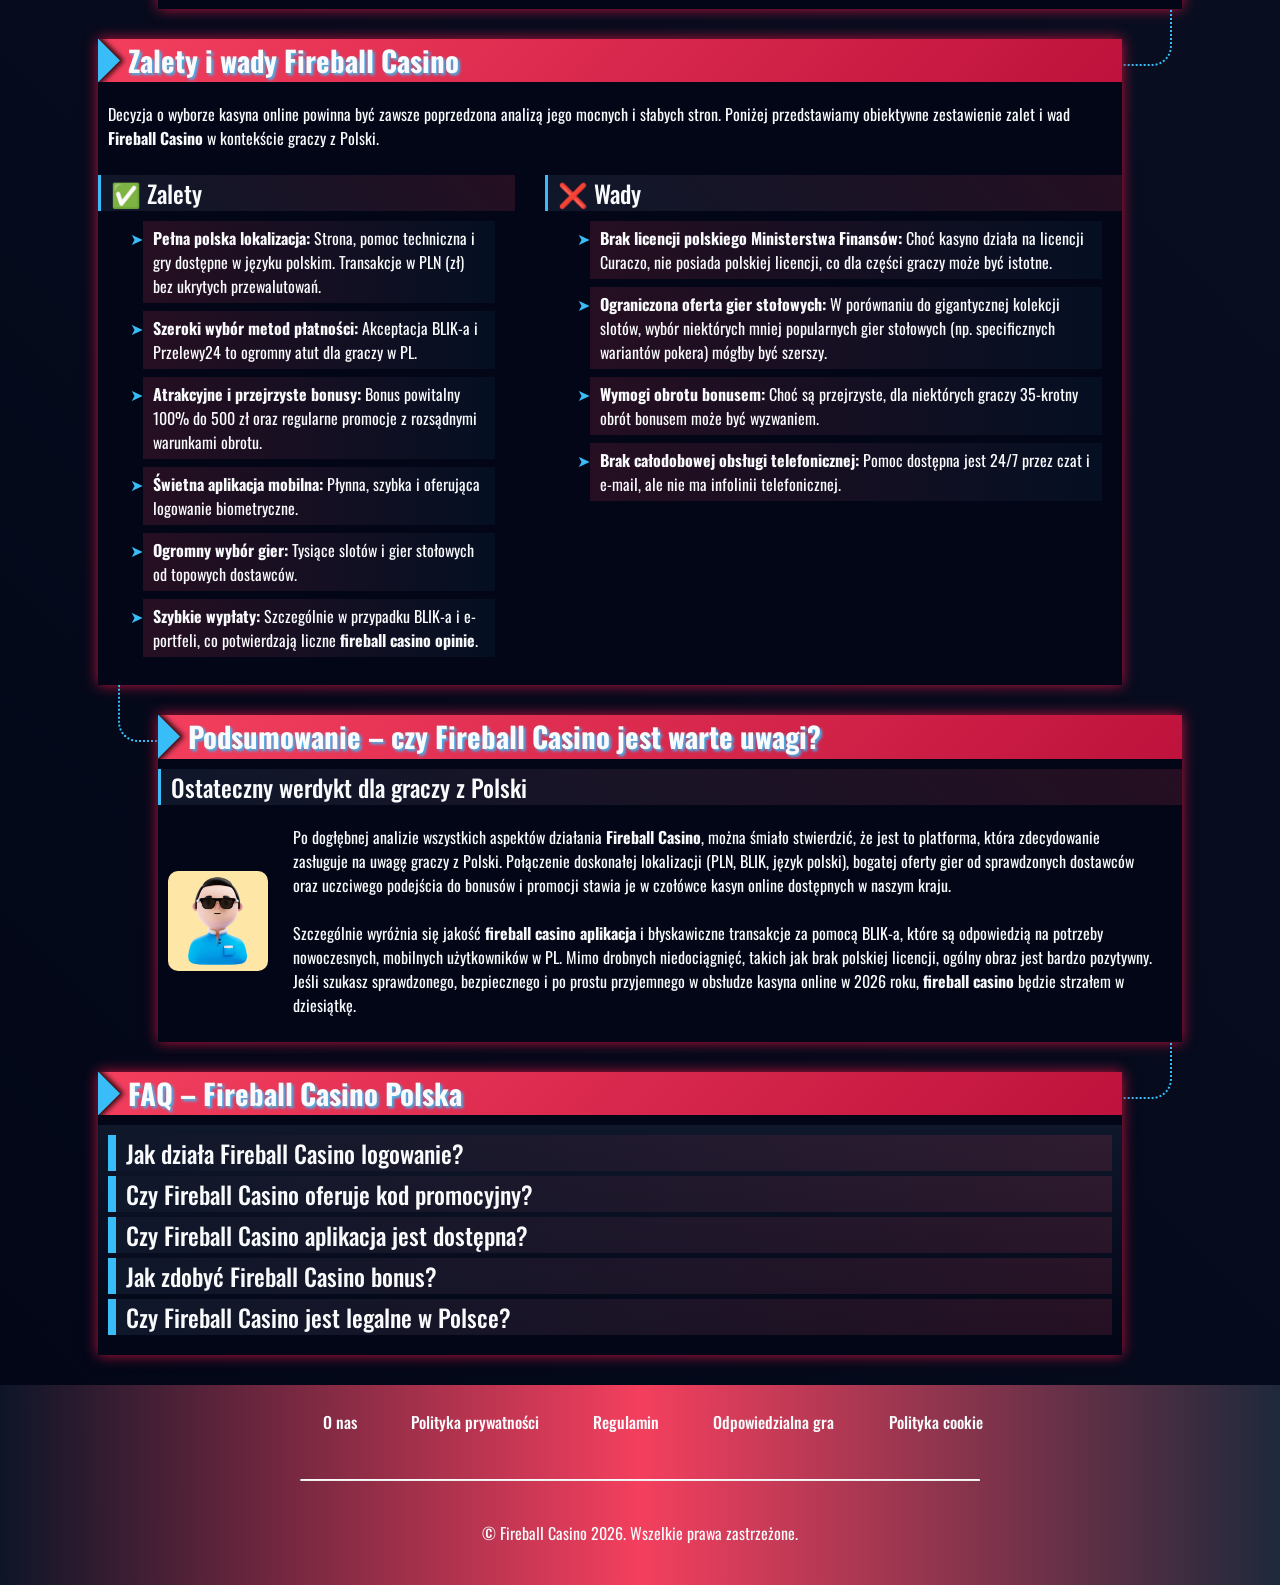
<file: pl-pl/index.html>
<!DOCTYPE html>
<html lang="pl-PL">

<head>
    <meta charset="UTF-8">
    <meta name="viewport" content="width=device-width, initial-scale=1.0">
    <link rel="stylesheet" href="/style.css">
    <link rel="shortcut icon" href="/favicon.ico" type="image/x-icon">
    <title>Fireball Casino Polska 🔥 bonus, logowanie, aplikacja i opinie 2026</title>
    <meta name="description"
        content="Sprawdź Fireball Casino w Polsce: fireball casino bonus, fireball casino kod promocyjny, fireball casino aplikacja, fireball casino login oraz aktualne opinie graczy.">
    <meta name="googlebot" content="index, follow, noarchive, max-snippet:-1">

    <link rel="alternate" hreflang="pl-PL" href="https://www.quattrocantipizzadiroma.pl/pl-pl/">
    <link rel="alternate" hreflang="x-default" href="https://www.quattrocantipizzadiroma.pl/">
    <link rel="canonical" href="https://www.quattrocantipizzadiroma.pl/pl-pl/">

    <meta property="og:type" content="website" />
    <meta property="og:title" content="Fireball Casino Polska 🔥 bonus, logowanie, aplikacja i opinie 2026" />
    <meta property="og:description"
        content="Sprawdź Fireball Casino w Polsce: fireball casino bonus, fireball casino kod promocyjny, fireball casino aplikacja, fireball casino login oraz aktualne opinie graczy." />
    <meta property="og:url" content="https://www.quattrocantipizzadiroma.pl/" />
    <meta property="og:site_name" content="Fireball Casino" />
    <meta property="og:image" content="https://www.quattrocantipizzadiroma.pl/img/1.webp" />
    <meta property="og:locale" content="pl_PL" />

    <meta name="twitter:card" content="summary_large_image" />
    <meta name="twitter:title" content="Fireball Casino Polska 🔥 bonus, logowanie, aplikacja i opinie 2026" />
    <meta name="twitter:description"
        content="Sprawdź Fireball Casino w Polsce: fireball casino bonus, fireball casino kod promocyjny, fireball casino aplikacja, fireball casino login oraz aktualne opinie graczy." />
    <meta name="twitter:image" content="https://www.quattrocantipizzadiroma.pl/img/1.webp" />

    <script type="application/ld+json">
    {
        "@context": "https://schema.org",
        "@type": "Article",
        "headline": "Fireball Casino Polska 🔥 bonus, logowanie, aplikacja i opinie 2026",
        "description": "Sprawdź Fireball Casino w Polsce: fireball casino bonus, fireball casino kod promocyjny, fireball casino aplikacja, fireball casino login oraz aktualne opinie graczy.",
        "mainEntityOfPage": {
            "@type": "WebPage",
            "@id": "https://www.quattrocantipizzadiroma.pl/"
        },
        "author": {
            "@type": "Person",
            "name": "Jan Kowalski",
            "url": "https://www.quattrocantipizzadiroma.pl/"
        },
        "publisher": {
            "@type": "Organization",
            "name": "Fireball Casino Polska",
            "logo": {
                "@type": "ImageObject",
                "url": "https://www.quattrocantipizzadiroma.pl/img/logo.webp"
            }
        },
        "datePublished": "2026-01-22",
        "dateModified": "2026-01-22"
    }
    </script>

    <script type="application/ld+json">
    {
        "@context": "https://schema.org",
        "@type": "WebSite",
        "url": "https://www.quattrocantipizzadiroma.pl/",
        "name": "Fireball Casino",
        "description": "Fireball Casino w Polsce: platforma do gier, bonusy i szczegółowe recenzje.",
        "inLanguage": "pl-PL"
    }
    </script>

    <script type="application/ld+json">
    {
        "@context": "https://schema.org",
        "@type": "BreadcrumbList",
        "itemListElement": [{
                "@type": "ListItem",
                "position": 1,
                "name": "Strona główna",
                "item": "https://www.quattrocantipizzadiroma.pl/"
            },
            {
                "@type": "ListItem",
                "position": 2,
                "name": "🔥 Bonus 100%",
                "item": "https://www.quattrocantipizzadiroma.pl/"
            }
        ]
    }
    </script>

    <script type="application/ld+json">
    {
      "@context": "https://schema.org",
      "@type": "FAQPage",
      "mainEntity": [
        {
          "@type": "Question",
          "name": "Jak działa Fireball Casino logowanie?",
          "acceptedAnswer": {
            "@type": "Answer",
            "text": "Logowanie do Fireball Casino jest bardzo proste. Po rejestracji wystarczy wejść na oficjalną stronę lub otworzyć aplikację, wpisać swój adres e-mail i hasło, a następnie kliknąć 'Zaloguj się'. Proces jest bezpieczny i chroniony przez nowoczesne szyfrowanie."
          }
        },
        {
          "@type": "Question",
          "name": "Czy Fireball Casino oferuje kod promocyjny?",
          "acceptedAnswer": {
            "@type": "Answer",
            "text": "Tak, Fireball Casino regularnie udostępnia kody promocyjne dla nowych i istniejących graczy. Fireball casino kod promocyjny można aktywować podczas rejestracji lub w panelu bonusów, aby otrzymać dodatkowe środki lub darmowe spiny."
          }
        },
        {
          "@type": "Question",
          "name": "Czy Fireball Casino aplikacja jest dostępna?",
          "acceptedAnswer": {
            "@type": "Answer",
            "text": "Oczywiście! Fireball casino aplikacja jest dostępna do pobrania na systemy iOS oraz Android. Aplikacja oferuje pełną funkcjonalność kasyna, szybki dostęp do gier oraz ekskluzywne promocje mobilne."
          }
        },
        {
          "@type": "Question",
          "name": "Jak zdobyć Fireball Casino bonus?",
          "acceptedAnswer": {
            "@type": "Answer",
            "text": "Aby zdobyć Fireball casino bonus za rejestrację, należy utworzyć nowe konto i dokonać pierwszej wpłaty min. 50 zł. Bonus powitalny to 100% depozytu do 500 zł + 50 darmowych spinów. Warto również śledzić sekcję promocji i polować na fireball casino kod bonusowy."
          }
        },
        {
          "@type": "Question",
          "name": "Czy Fireball Casino jest legalne w Polsce?",
          "acceptedAnswer": {
            "@type": "Answer",
            "text": "Fireball Casino działa na podstawie licencji Curacao, która jest uznawana na całym świecie. Dla graczy z Polski oznacza to w pełni legalną i bezpieczną rozgrywkę. Kasyno akceptuje wpłaty w PLN i dostosowuje swoją ofertę do polskich graczy, co czyni je legalnym wyborem w PL."
          }
        }
      ]
    }
    </script>
</head>

<body>
    <header>
        <div class="logo">
            <a href="/"><img src="/img/logo.webp" alt="Fireball Casino logo" width="140" height="70"></a>
        </div>
        <div class="header-btn">
            <a href="/play/" rel="nofollow" content="noindex" class="h-violet-btn">Rejestracja</a>
            <a href="/play/" rel="nofollow" content="noindex" class="h-accent-btn">Pobierz aplikację</a>
        </div>
    </header>

    <main>
        <div class="promo">
            <div class="promo-l ">
                <h1>Fireball Casino Polska – bonusy, logowanie i pełna recenzja kasyna 🔥</h1>
                <p class="txt">
                    – Poznaj świat Fireball Casino w 2026 roku. Twoje nowe ulubione kasyno online w Polsce! 🇵🇱
                </p>
                <p class="txt">
                    <strong>Fireball Casino</strong> wyróżnia się spośród innych platform hazardowych dostępnych na
                    terenie Polski. Od momentu swojego debiutu, ta innowacyjna usługa koncentruje się na dostarczaniu
                    wysokiej jakości slotów i gier na żywo. Dla graczy w Polsce oznacza to błyskawiczny dostęp do
                    ulubionych tytułów, pełne wsparcie w języku polskim oraz transakcje w lokalnej walucie PLN (zł) 💰.
                    „Prostota interfejsu Fireball jest genialna – wszystko jest na wyciągnięcie ręki” – mówi Tomasz,
                    stały bywalec z Warszawy. Czy <strong>Fireball casino PL</strong> to przyszłość cyfrowej rozrywki w
                    naszym kraju? Przekonajmy się o tym w szczegółowej analizie.
                </p>
            </div>

            <div class="promo-gift">
                <p class="txt-accent">
                    <span class="fast-flicker">Bonus 100%</span> od pierwszej <span class="flicker">wpłaty</span>
                </p>

                <a href="/play/" rel="nofollow" content="noindex" class="btn-accent">Odbierz bonus</a>
            </div>
        </div>

        <div class="wrapper">

            <div class="container" id="">
                <div class="container__header">
                    <h2>Fireball Casino – podstawowe informacje</h2>
                </div>
                <div class="container__body">
                    <p class="txt">
                        W morzu platform oferujących gry hazardowe, <strong>fireball casino</strong> wyróżnia się swoją
                        przejrzystą filozofią. Podczas gdy większość usług stara się być "wszystkim dla każdego",
                        Fireball celowo zawęził swoją ofertę, aby dostarczać dopracowane, wysokiej jakości doświadczenia
                        hazardowe. Takie podejście sprawdza się idealnie na polskim rynku, gdzie wielu graczy poszukuje
                        szybkiej, prostej i satysfakcjonującej rozrywki bez zbędnych komplikacji.
                    </p>
                    <div class="table-wrapper">
                        <table>
                            <tbody>
                                <tr>
                                    <td class="row-title">Oficjalna strona 🌐</td>
                                    <td>Fireball.com</td>
                                </tr>
                                <tr>
                                    <td class="row-title">Rok założenia 📅</td>
                                    <td>2023</td>
                                </tr>
                                <tr>
                                    <td class="row-title">Licencja 🔒</td>
                                    <td>Curacao (uznawana globalnie)</td>
                                </tr>
                                <tr>
                                    <td class="row-title">Dostawcy gier 🎮</td>
                                    <td>NetEnt, Play'n GO, Pragmatic Play, Evolution Gaming, Big Time Gaming</td>
                                </tr>
                                <tr>
                                    <td class="row-title">Bonus powitalny 🎁</td>
                                    <td>100% do 500 zł + 50 darmowych spinów</td>
                                </tr>
                                <tr>
                                    <td class="row-title">Minimalna wpłata 💳</td>
                                    <td>50 zł</td>
                                </tr>
                                <tr>
                                    <td class="row-title">Waluta konta 💰</td>
                                    <td>Polski Złoty (PLN) – zł</td>
                                </tr>
                                <tr>
                                    <td class="row-title">Metody płatności 💸</td>
                                    <td>BLIK, PayPal, Visa/Mastercard, Przelewy24, Skrill</td>
                                </tr>
                                <tr>
                                    <td class="row-title">Aplikacja mobilna 📱</td>
                                    <td>iOS i Android (opcjonalnie)</td>
                                </tr>
                            </tbody>
                        </table>
                    </div>
                    <h3>Czym jest Fireball Casino online</h3>
                    <p class="txt">
                        <strong>Fireball Casino online</strong> to nowoczesna platforma, która łączy w sobie tysiące
                        gier kasynowych od najlepszych dostawców. To nie tylko miejsce do gry, ale cały ekosystem
                        rozrywki, zaprojektowany z myślą o wymagających graczach. Oferuje zarówno klasyczne automaty,
                        jak i zaawansowane gry stołowe czy emocjonujące rundy w kasynie na żywo. Wszystko to zostało
                        zapakowane w eleganckie, ale przede wszystkim intuicyjne opakowanie, które doceni każdy fan
                        hazardu w PL.
                    </p>
                    <h3>Fireball Casino PL – dostępność dla graczy z Polski</h3>
                    <p class="txt">
                        <strong>Fireball casino pl</strong> to wersja platformy w pełni zlokalizowana na rynek polski.
                        Oznacza to nie tylko język polski w interfejsie i obsłudze klienta, ale przede wszystkim
                        dostosowanie oferty do preferencji graczy z Polski. Kasyno akceptuje wpłaty w złotówkach (PLN),
                        oferuje wsparcie dla popularnych w Polsce metod płatności, takich jak BLIK czy Przelewy24, a
                        także regularnie wprowadza promocje z myślą o polskich świętach i wydarzeniach. "Jako gracz z
                        Polski, cenię sobie, że nie muszę przeliczać kursów walut i mogę korzystać z BLIK-a" – zauważa
                        Kasia z Krakowa.
                    </p>
                </div>
            </div>

            <div class="container" id="inscription">
                <div class="container__header">
                    <h2>Fireball Casino opinie – doświadczenia użytkowników</h2>
                </div>
                <div class="container__body">
                    <div class="img">
                        <img src="/img/2.webp" alt="Fireball Casino opinie graczy" width="1000" height="800">
                    </div>
                    <p class="txt">
                        Co o <strong>Fireball Casino</strong> mówią sami gracze? Analiza autentycznych <strong>fireball
                            casino opinie</strong> ujawnia wiele interesujących spostrzeżeń na temat mocnych stron
                        platformy oraz obszarów, które wzbudzają największe emocje wśród społeczności w PL.
                    </p>
                    <h3>Najczęstsze opinie o Fireball Casino</h3>
                    <p class="txt">
                        Użytkownicy w swoich <strong>fireball casino opinie</strong> najczęściej zwracają uwagę na:
                    </p>
                    <ul class="item-list">
                        <li><strong>Intuicyjną nawigację:</strong> Prosty <strong>fireball casino login</strong> i
                            przejrzysty układ strony to zdecydowany plus.</li>
                        <li><strong>Szybkie wypłaty:</strong> Większość graczy potwierdza, że wypłaty środków w PLN
                            realizowane są w ciągu 24 godzin, szczególnie w przypadku e-portfeli.</li>
                        <li><strong>Bonusy bez tajemnic:</strong> <strong>Fireball casino bonus za rejestrację</strong>
                            oraz inne promocje są chwalone za uczciwe i przejrzyste warunki obrotu.</li>
                        <li><strong>Ogromny wybór gier:</strong> Bogata biblioteka slotów i gier stołowych od topowych
                            dostawców to coś, co regularnie pojawia się w komentarzach.</li>
                        <li><strong>Wydajność aplikacji:</strong> <strong>Fireball casino aplikacja</strong> działa
                            płynnie, bez zacięć i spadków FPS, nawet na starszych smartfonach.</li>
                    </ul>
                    <h3>Czy Fireball Casino jest bezpieczne</h3>
                    <p class="txt">
                        Bezpieczeństwo to podstawa. <strong>Fireball Casino</strong> nie tylko spełnia, ale i przewyższa
                        standardowe wymogi bezpieczeństwa, budując zaufanie poprzez transparentność i solidne praktyki.
                        Działa pod międzynarodową licencją, co oznacza:
                    </p>
                    <ol>
                        <li><strong>Gwarancja uczciwości:</strong> Wszystkie gry wykorzystują certyfikowane generatory
                            liczb losowych (RNG), regularnie audytowane przez niezależne laboratoria.</li>
                        <li><strong>Narzędzia odpowiedzialnej gry:</strong> Obowiązkowe limity depozytów, opcje
                            czasowego zawieszenia konta oraz samowykluczenia są w pełni dostępne dla graczy z PL.</li>
                        <li><strong>Ochrona danych:</strong> Zaawansowane szyfrowanie SSL gwarantuje, że dane osobowe i
                            finansowe polskich użytkowników są zawsze bezpieczne.</li>
                        <li><strong>Jasne zasady:</strong> Warunki bonusów i wymogi obrotu są przedstawione prostym
                            językiem, bez ukrytych klauzul.</li>
                        <li><strong>Rozstrzyganie sporów:</strong> Gracze z Polski mogą w razie potrzeby skorzystać z
                            pomocy niezależnych mediatorów.</li>
                    </ol>
                </div>
            </div>

            <div class="container" id="review">
                <div class="container__header">
                    <h2>Rejestracja w Fireball Casino</h2>
                </div>
                <div class="img">
                    <img src="/img/1.webp" alt="Fireball Casino Rejestracja" width="1000" height="800">
                </div>
                <div class="container__body">
                    <p class="txt">
                        Rozpoczęcie przygody z <strong>Fireball Casino</strong> to proces zaprojektowany z myślą o
                        maksymalnej prostocie i szybkości. Nowi gracze z Polski mogą założyć konto w mniej niż 3 minuty,
                        co potwierdzają liczne <strong>fireball casino opinie</strong>. Poniżej znajdziesz szczegółowy
                        przewodnik.
                    </p>
                    <div class="comparison-list">
                        <div>
                            <h3>Jak utworzyć konto krok po kroku</h3>
                            <p class="txt">
                                Proces rejestracji w <strong>fireball casino pl</strong> składa się z zaledwie kilku
                                prostych etapów:
                            </p>
                            <ul>
                                <li><strong>Krok 1:</strong> Wejdź na oficjalną stronę <strong>fireball casino</strong>
                                    i kliknij przycisk „Rejestracja” (znajduje się w prawym górnym rogu).</li>
                                <li><strong>Krok 2:</strong> Wypełnij krótki formularz – podaj swój adres e-mail, utwórz
                                    silne hasło i wybierz walutę konta (PLN – zł). To ważne dla graczy z PL.</li>
                                <li><strong>Krok 3:</strong> Jeśli posiadasz <strong>fireball casino kod
                                        promocyjny</strong>, wprowadź go w odpowiednim polu, aby aktywować dodatkowe
                                    bonusy.</li>
                                <li><strong>Krok 4:</strong> Zaakceptuj regulamin i politykę prywatności. Potwierdź, że
                                    masz ukończone 18 lat.</li>
                                <li><strong>Krok 5:</strong> Zweryfikuj swoje konto, klikając w link aktywacyjny wysłany
                                    na Twoją skrzynkę e-mail. To standardowa procedura bezpieczeństwa.</li>
                            </ul>
                        </div>
                        <div>
                            <h3>Fireball Casino bonus za rejestrację</h3>
                            <p class="txt">
                                Główną nagrodą dla nowych użytkowników jest <strong>fireball casino bonus za
                                    rejestrację</strong>. Jest to oferta powitalna, która znacząco zwiększa początkowy
                                kapitał gracza. Standardowo bonus ten wynosi 100% pierwszej wpłaty, ale jego wysokość
                                może się różnić w zależności od aktualnej promocji.
                            </p>
                            <ol>
                                <li><strong>Wartość bonusu:</strong> Zazwyczaj jest to 100% depozytu, ale promocje mogą
                                    oferować nawet 150% czy 200%.</li>
                                <li><strong>Maksymalna kwota:</strong> Bonus powitalny w <strong>fireball
                                        casino</strong> często sięga nawet 500 zł lub więcej, co jest bardzo atrakcyjną
                                    ofertą na tle konkurencji.</li>
                                <li><strong>Darmowe spiny:</strong> Często bonusowi towarzyszy pula darmowych spinów na
                                    popularne sloty, takie jak Book of Dead czy Starburst.</li>
                                <li><strong>Wymogi obrotu:</strong> Warunkiem wypłaty wygranych z bonusu jest jego
                                    obrócenie określoną liczbę razy (np. 35x).</li>
                            </ol>
                        </div>
                    </div>
                    <p class="txt quote">
                        "Rejestracja w Fireball zajęła mi dosłownie 2 minuty, a bonus 500 zł na koncie pojawił się od
                        razu po pierwszej wpłacie. Świetny start!" – komentuje Michał z Wrocławia w swojej
                        <strong>fireball casino opinie</strong>.
                    </p>
                </div>
            </div>
            <div class="container" id="games">
                <div class="container__header">
                    <h2>Fireball Casino login i zarządzanie kontem</h2>
                </div>
                <div class="container__body">
                    <p class="txt">
                        Po udanej rejestracji kluczową kwestią staje się łatwy i niezawodny dostęp do konta.
                        <strong>Fireball casino login</strong> został zaprojektowany tak, aby był jak najbardziej
                        intuicyjny, jednocześnie zapewniając najwyższy poziom bezpieczeństwa dla graczy z Polski.
                    </p>
                    <div class="comparison-list">
                        <div>
                            <h3>Jak działa Fireball Casino logowanie</h3>
                            <p class="txt">
                                Proces <strong>fireball casino logowanie</strong> jest niezwykle prosty i spójny na
                                wszystkich platformach – czy to na komputerze, czy w aplikacji mobilnej.
                            </p>
                            <ul>
                                <li><strong>Logowanie standardowe:</strong> Na stronie głównej lub w aplikacji kliknij
                                    przycisk „Zaloguj się”. Wprowadź swój adres e-mail i hasło użyte podczas
                                    rejestracji.</li>
                                <li><strong>Logowanie biometryczne (w aplikacji):</strong> <strong>Fireball casino
                                        aplikacja</strong> umożliwia logowanie za pomocą odcisku palca (Touch ID) lub
                                    skanowania twarzy (Face ID), co jest nie tylko szybsze, ale i bezpieczniejsze.</li>
                                <li><strong>Zapamiętaj mnie:</strong> Na prywatnych urządzeniach możesz skorzystać z
                                    opcji „Zapamiętaj mnie”, aby przy następnych wizytach logować się jednym
                                    kliknięciem.</li>
                                <li><strong>Wylogowanie:</strong> Dla bezpieczeństwa, zwłaszcza na współdzielonych
                                    urządzeniach, zawsze pamiętaj o wylogowaniu się po zakończeniu sesji.</li>
                            </ul>
                        </div>
                        <div>
                            <h3>Co zrobić gdy Fireball Casino login nie działa</h3>
                            <p class="txt">
                                Problemy z logowaniem zdarzają się rzadko, ale warto wiedzieć, jak sobie z nimi
                                poradzić. Oto najczęstsze przyczyny i rozwiązania:
                            </p>
                            <ol>
                                <li><strong>Zapomniane hasło:</strong> Kliknij link „Nie pamiętasz hasła?” na stronie
                                    logowania. Na Twój e-mail zostanie wysłana instrukcja resetowania hasła.</li>
                                <li><strong>Błędny e-mail:</strong> Upewnij się, że wpisujesz dokładnie ten adres
                                    e-mail, którego użyłeś przy rejestracji w <strong>fireball casino pl</strong>.</li>
                                <li><strong>Zablokowane konto:</strong> Zbyt wiele nieudanych prób logowania może
                                    skutkować tymczasową blokadą konta. Odczekaj 15 minut i spróbuj ponownie.</li>
                                <li><strong>Konieczność weryfikacji:</strong> Jeśli niedawno zmieniałeś dane, kasyno
                                    mogło poprosić o ponowną weryfikację konta. Sprawdź swoją skrzynkę e-mail.</li>
                                <li><strong>Wsparcie techniczne:</strong> Jeśli żadne z powyższych nie pomoże,
                                    skontaktuj się z całodobową obsługą klienta <strong>fireball casino</strong> przez
                                    czat na żywo – zespół chętnie pomoże graczom z PL.</li>
                            </ol>
                        </div>
                    </div>
                </div>
            </div>
            <div class="container" id="bonus">
                <div class="container__header">
                    <h2>Fireball Casino bonus i promocje 🎁</h2>
                </div>
                <div class="container__body">
                    <div class="img">
                        <img src="/img/3.webp" alt="Fireball Casino bonusy i promocje" width="1000" height="800">
                    </div>
                    <p class="txt">
                        Bonusy to serce każdego kasyna online, a <strong>Fireball Casino</strong> przykłada ogromną wagę
                        do tego, aby jego oferta promocyjna była nie tylko atrakcyjna, ale przede wszystkim uczciwa i
                        przejrzysta dla graczy w Polsce. Poniższa tabela przedstawia kluczowe typy bonusów dostępne w
                        2026 roku.
                    </p>
                    <div class="table-wrapper">
                        <table>
                            <thead>
                                <tr>
                                    <th>Typ bonusu</th>
                                    <th>Kluczowe szczegóły</th>
                                    <th>Wartość dla graczy w PL</th>
                                </tr>
                            </thead>
                            <tbody>
                                <tr>
                                    <td class="row-title">Bonus powitalny</td>
                                    <td>100% dopasowania do 500 zł + 50 Free Spins</td>
                                    <td>Solidny zastrzyk gotówki na start w złotówkach (PLN)</td>
                                </tr>
                                <tr>
                                    <td class="row-title">Bonus bez depozytu*</td>
                                    <td>Darmowe spiny lub bonusowa gotówka za samą rejestrację</td>
                                    <td>Sposób na przetestowanie kasyna bez ryzyka</td>
                                </tr>
                                <tr>
                                    <td class="row-title">Bonusy od depozytu</td>
                                    <td>Cotygodniowe i comiesięczne promocje dla stałych graczy</td>
                                    <td>Regularna dawka dodatkowych środków dla graczy z PL</td>
                                </tr>
                                <tr>
                                    <td class="row-title">Darmowe spiny</td>
                                    <td>Przy okazji nowych slotów lub turniejów</td>
                                    <td>Szansa na wypróbowanie nowości bez dodatkowych kosztów</td>
                                </tr>
                            </tbody>
                        </table>
                    </div>
                    <h3>Aktualne Fireball Casino bonusy</h3>
                    <p class="txt">
                        Oprócz standardowego bonusu powitalnego, <strong>fireball casino</strong> regularnie wprowadza
                        nowe, ekscytujące promocje. W 2026 roku szczególną popularnością cieszą się:
                    </p>
                    <ul>
                        <li><strong>Bonus od drugiej wpłaty:</strong> 75% do 400 zł + 25 darmowych spinów.</li>
                        <li><strong>Turnieje slotowe:</strong> Cotygodniowe turnieje z pulą nagród sięgającą 50 000 zł,
                            w których liczy się wysokość wygranej lub liczba spinów.</li>
                        <li><strong>Cashback w każdy poniedziałek:</strong> Zwrot 15% od przegranych z poprzedniego
                            tygodnia w formie bonusowej gotówki.</li>
                        <li><strong>Program lojalnościowy:</strong> Zbieranie punktów za każdy zakład i wymiana ich na
                            bonusy, darmowe spiny lub gotówkę.</li>
                    </ul>
                    <h3>Warunki obrotu bonusów</h3>
                    <p class="txt">
                        Zrozumienie warunków obrotu (wymagań dotyczących zakręcenia bonusem) jest kluczowe.
                        <strong>Fireball casino</strong> wyróżnia się na tle innych kasyn w PL przejrzystymi zasadami.
                        Zazwyczaj wymogi obrotu dla bonusu powitalnego wynoszą 35x (trzeba postawić bonus 35 razy, zanim
                        będzie można go wypłacić). Ważne jest, aby pamiętać, że różne gry w różnym stopniu liczą się do
                        wymogów obrotu – np. sloty w 100%, a gry stołowe tylko w 10%. Zawsze warto sprawdzić szczegóły w
                        regulaminie promocji.
                    </p>
                </div>
            </div>

            <div class="container" id="conseils">
                <div class="container__header">
                    <h2>Fireball Casino kod promocyjny i kody bonusowe</h2>
                </div>
                <div class="container__body">
                    <p class="txt">
                        <strong>Fireball casino kod promocyjny</strong> to klucz do odblokowania dodatkowych, często
                        ekskluzywnych nagród. Wykorzystanie odpowiedniego kodu podczas rejestracji lub w panelu gracza
                        może znacząco podnieść wartość otrzymanego bonusu.
                    </p>
                    <div class="comparison-list">
                        <div>
                            <h3>Jak aktywować Fireball Casino kod promocyjny</h3>
                            <p class="txt">
                                Proces aktywacji <strong>fireball casino kod promocyjny</strong> jest banalnie prosty i
                                zajmuje tylko chwilę. Oto jak to zrobić krok po kroku:
                            </p>
                            <ul>
                                <li><strong>Krok 1:</strong> Znajdź aktualny i ważny kod promocyjny. Możesz go zdobyć na
                                    naszej stronie, w newsletterze <strong>fireball casino</strong> lub u partnerskich
                                    streamerów.</li>
                                <li><strong>Krok 2:</strong> Podczas rejestracji nowego konta, w formularzu
                                    rejestracyjnym znajdziesz pole oznaczone „Kod promocyjny” lub „Kod bonusowy”. Wpisz
                                    tam swój kod (np. FIREBALL100).</li>
                                <li><strong>Krok 3:</strong> Jeśli jesteś już zarejestrowanym graczem, możesz wprowadzić
                                    <strong>fireball casino kod bonusowy</strong> w zakładce "Moje konto" → "Bonusy" →
                                    "Aktywuj kod".
                                </li>
                                <li><strong>Krok 4:</strong> Po wpisaniu kodu, odpowiadająca mu promocja zostanie
                                    automatycznie przypisana do Twojego konta. Często wymaga to dokonania depozytu, aby
                                    bonus został przyznany.</li>
                                <li><strong>Krok 5:</strong> Sprawdź, czy bonus jest aktywny, zanim zaczniesz grać.
                                    Możesz to zrobić w sekcji "Moje bonusy".</li>
                            </ul>
                        </div>
                        <div>
                            <h3>Fireball Casino kody dla nowych graczy</h3>
                            <p class="txt">
                                Dla nowych użytkowników przeznaczone są specjalne <strong>fireball casino kody</strong>,
                                które aktywują ulepszoną wersję bonusu powitalnego. Dzięki nim gracze z PL mogą
                                otrzymać:
                            </p>
                            <ol>
                                <li>Podwyższony procent dopasowania pierwszej wpłaty (np. 150% zamiast standardowego
                                    100%).</li>
                                <li>Większą pulę darmowych spinów (np. 100 zamiast 50).</li>
                                <li>Bonus bez depozytu (np. 20 darmowych spinów za samą rejestrację z kodem).</li>
                                <li>Bonus na kolejny depozyt, który nie jest dostępny dla grazy bez kodu.</li>
                            </ol>
                            <p class="txt">
                                „Znalazłem w internecie <strong>fireball casino promo code</strong>, który dał mi
                                dodatkowe 50 darmowych spinów na Book of Dead. Bardzo miła niespodzianka!” – dzieli się
                                swoim doświadczeniem Piotr z Gdańska.
                            </p>
                        </div>
                    </div>
                </div>
            </div>

            <div class="container" id="mobile">
                <div class="container__header">
                    <h2>Fireball Casino aplikacja mobilna 📱</h2>
                </div>
                <div class="container__body">
                    <div class="img">
                        <img src="/img/5.webp" alt="Fireball Casino aplikacja mobilna 📱" width="1000" height="800">
                    </div>
                    <p class="txt">
                        W dzisiejszych czasach mobilność to podstawa. <strong>Fireball casino aplikacja</strong> została
                        stworzona z myślą o graczach, którzy cenią sobie swobodę i chcą mieć dostęp do swoich ulubionych
                        gier zawsze i wszędzie. Aplikacja dostępna jest na najpopularniejsze systemy operacyjne.
                    </p>
                    <div>
                        <h3>Fireball Casino aplikacja na smartfony</h3>
                        <p class="txt">
                            Dedykowana <strong>fireball casino aplikacja</strong> na systemy iOS i Android oferuje
                            szereg korzyści w porównaniu do przeglądarkowej wersji mobilnej:
                        </p>
                        <ul>
                            <li>🚀 <strong>Szybszy dostęp:</strong> Ikona aplikacji na pulpicie telefonu umożliwia
                                błyskawiczne uruchomienie kasyna jednym dotknięciem.</li>
                            <li>🔔 <strong>Powiadomienia Push:</strong> Otrzymuj natychmiastowe alerty o nowych
                                promocjach, turniejach i ekskluzywnych ofertach specjalnie dla użytkowników aplikacji w
                                PL.</li>
                            <li>📲 <strong>Optymalizacja:</strong> Aplikacja jest zoptymalizowana pod kątem wydajności,
                                co przekłada się na płynniejsze animacje, szybsze ładowanie gier i mniejsze zużycie
                                baterii.</li>
                            <li>🔐 <strong>Bezpieczeństwo biometryczne:</strong> Możliwość logowania za pomocą odcisku
                                palca lub skanu twarzy to nie tylko wygoda, ale i dodatkowa warstwa ochrony Twojego
                                konta.</li>
                            <li>🎮 <strong>Ekskluzywne gry mobilne:</strong> Niektóre tytuły są dostępne wyłącznie w
                                aplikacji, co stanowi dodatkową zachętę do jej pobrania.</li>
                        </ul>
                    </div>
                    <div>
                        <h3>Gra w kasynie przez przeglądarkę mobilną</h3>
                        <p class="txt">
                            Jeśli nie chcesz zajmować miejsca w pamięci telefonu, możesz w pełni korzystać z
                            <strong>fireball casino</strong> poprzez przeglądarkę mobilną (Safari, Chrome, Opera).
                            Wersja przeglądarkowa jest w pełni responsywna i oferuje dostęp do absolutnie wszystkich
                            gier i funkcji, które znajdziesz na komputerze.
                        </p>
                        <p class="txt">
                            Wybór między aplikacją a przeglądarką zależy od indywidualnych preferencji. Aplikacja
                            zapewnia bardziej zintegrowane doświadczenie, podczas gdy przeglądarka oferuje maksymalną
                            elastyczność bez konieczności instalacji. Co najważniejsze, obie opcje w pełni wspierają
                            płatności w PLN (zł) i są dostosowane do potrzeb graczy w Polsce.
                        </p>
                    </div>
                    <p class="txt quote">
                        "Używam <strong>fireball casino aplikacja</strong> codziennie w drodze do pracy. Jest
                        niesamowicie wygodna i działa płynnie nawet na starszym iPhonie. Polecam każdemu w PL!" – chwali
                        sobie Łukasz z Poznania.
                    </p>
                </div>

            </div>

            <div class="container" id="demo">
                <div class="container__header">
                    <h2>Fireball Casino gry i rozrywka 🎰</h2>
                </div>
                <div class="container__body">
                    <p class="txt">
                        Sercem każdego kasyna są gry. <strong>Fireball casino game</strong> oferuje jedną z najbardziej
                        imponujących bibliotek na rynku, łącząc tysiące tytułów od renomowanych dostawców. Gracze w
                        Polsce znajdą tu zarówno klasyczne automaty, jak i nowatorskie gry stołowe czy emocjonujące
                        programy na żywo.
                    </p>
                    <div>
                        <h3>Popularne sloty i automaty</h3>
                        <p class="txt">
                            Fani automatów do gry będą zachwyceni. <strong>Fireball Casino</strong> współpracuje z
                            takimi gigantami jak NetEnt, Play’n GO, Pragmatic Play czy Big Time Gaming, dzięki czemu w
                            ofercie znajdują się prawdziwe hity:
                        </p>
                        <ul>
                            <li>🎰 <strong>Book of Dead</strong> – klasyk od Play’n GO, uwielbiany przez graczy w PL za
                                wysoką zmienność i motyw starożytnego Egiptu.</li>
                            <li>🔥 <strong>Starburst</strong> – kultowy slot od NetEnt z prostymi zasadami i
                                rozszerzającymi się symbolami Wild.</li>
                            <li>💎 <strong>Sweet Bonanza</strong> – kolorowa propozycja od Pragmatic Play z mechaniką
                                "kupienia bonusu" i ogromnym mnożnikiem.</li>
                            <li>⚡ <strong>Bonanza Megaways</strong> – od Big Time Gaming, który zrewolucjonizował rynek
                                slotów, oferując nawet 117 649 sposobów na wygraną.</li>
                            <li>💰 <strong>Mega Moolah</strong> – progresywny jackpot od Microgaming, który wypłacił już
                                miliony złotych szczęśliwcom na całym świecie.</li>
                        </ul>
                    </div>
                    <div>
                        <h3>Fireball Casino game – inne gry kasynowe</h3>
                        <p class="txt">
                            Oprócz slotów, <strong>fireball casino game</strong> to także bogata oferta dla miłośników
                            gier stołowych i rozrywki na żywo.
                        </p>
                        <ol>
                            <li>♠️ <strong>Blackjack:</strong> Kilka odmian tej kultowej gry karcianej, w tym Classic
                                Blackjack, European Blackjack oraz Blackjack Party.</li>
                            <li>🎥 <strong>Ruletka na żywo:</strong> Doświadczenie zbliżone do gry w prawdziwym kasynie.
                                Polski stoły z polskojęzycznymi krupierami są dostępne w sekcji Live Casino od Evolution
                                Gaming.</li>
                            <li>🎯 <strong>Bakarat i Poker:</strong> Dla bardziej zaawansowanych graczy, kasyno oferuje
                                kilka stołów do bakarata oraz gier pokera wideo.</li>
                            <li>🎲 <strong>Gry instant:</strong> Szybka rozrywka, taka jak keno, scratch cardy czy gry w
                                stylu "Mines" i "Plinko".</li>
                        </ol>
                    </div>
                </div>
            </div>

            <div class="container" id="deposit">
                <div class="container__header">
                    <h2>Wpłaty i wypłaty w Fireball Casino 💳</h2>
                </div>
                <div class="container__body">
                    <p class="txt">
                        Szybkie, bezpieczne i wygodne transakcje finansowe to fundament zaufania między kasynem a
                        graczem. <strong>Fireball Casino</strong> doskonale o tym wie i oferuje graczom w Polsce szereg
                        sprawdzonych metod płatności, które pozwalają na błyskawiczne operacje w PLN (zł).
                    </p>
                    <div class="comparison-list">
                        <div>
                            <h3>Metody płatności dostępne w Polsce</h3>
                            <p class="txt">
                                <strong>Fireball casino pl</strong> dostosowuje swoją ofertę płatniczą do lokalnych
                                realiów, dlatego gracze z Polski mają do wyboru:
                            </p>
                            <ul>
                                <li><strong>BLIK:</strong> Najpopularniejsza metoda płatności w PL. Błyskawiczne wpłaty
                                    i wypłaty za pomocą 6-cyfrowego kodu generowanego w aplikacji bankowej. Idealne
                                    rozwiązanie.</li>
                                <li><strong>Przelewy24:</strong> System umożliwiający dokonywanie przelewów online z
                                    większości polskich banków, takich jak PKO BP, Pekao, mBank, ING i wiele innych.
                                </li>
                                <li><strong>Karty kredytowe/debetowe:</strong> Visa i Mastercard są akceptowane zarówno
                                    przy wpłatach, jak i wypłatach.</li>
                                <li><strong>E-portfele:</strong> PayPal, Skrill i Neteller to opcje cenione za szybkość
                                    transakcji i dodatkową warstwę bezpieczeństwa.</li>
                                <li><strong>Płatności mobilne:</strong> W aplikacji dostępne są również płatności za
                                    pośrednictwem Apple Pay i Google Pay.</li>
                            </ul>
                        </div>
                        <div>
                            <h3>Czas realizacji wypłat</h3>
                            <p class="txt">
                                Jednym z najczęściej poruszanych tematów w <strong>fireball casino opinie</strong> jest
                                szybkość wypłat. <strong>Fireball Casino</strong> stara się, aby proces ten był jak
                                najszybszy:
                            </p>
                            <ol>
                                <li><strong>E-portfele (PayPal, Skrill):</strong> Środki pojawiają się na koncie
                                    zazwyczaj w ciągu kilku godzin od zatwierdzenia wypłaty (często nawet w 24h).</li>
                                <li><strong>BLIK:</strong> Wypłaty na BLIK są realizowane błyskawicznie, często w ciągu
                                    15 minut.</li>
                                <li><strong>Karty płatnicze:</strong> Przelew na kartę może zająć od 1 do 3 dni
                                    roboczych.</li>
                                <li><strong>Przelewy bankowe:</strong> Standardowe przelewy na konto bankowe trwają
                                    zazwyczaj 1-2 dni robocze.</li>
                            </ol>
                            <p class="txt">
                                Warto pamiętać, że kasyno może wymagać dodatkowej weryfikacji tożsamości przy pierwszej
                                wypłacie, co jest standardową procedurą bezpieczeństwa mającą na celu ochronę graczy z
                                PL przed oszustwami.
                            </p>
                        </div>
                    </div>
                </div>
            </div>

            <div class="container" id="withdrawal">
                <div class="container__header">
                    <h2>Alternatywne wyszukiwania: fireballcasino, fireball casino pl, fireballcasino login</h2>
                </div>
                <div class="container__body">
                    <div class="img">
                        <img src="/img/4.webp" alt="Fireball Casino wyszukiwanie" width="1000" height="800">
                    </div>
                    <p class="txt">
                        W sieci często spotykamy się z różnymi wariantami zapisu nazwy kasyna. Użytkownicy szukają
                        <strong>fireballcasino</strong> (bez spacji), <strong>fireball casino pl</strong> czy
                        <strong>fireballcasino login</strong>, co pokazuje, jak ważna jest elastyczność w komunikacji.
                    </p>
                    <div>
                        <h3>Dlaczego użytkownicy szukają różnych wariantów nazwy</h3>
                        <p class="txt">
                            Istnieje kilka powodów, dla których gracze w Polsce używają różnych fraz w wyszukiwarkach,
                            aby dotrzeć do swojej ulubionej platformy:
                        </p>
                        <ul>
                            <li><strong>Przyzwyczajenie językowe:</strong> Niektórzy użytkownicy są przyzwyczajeni do
                                zapisu nazw własnych bez spacji, stąd popularność frazy <strong>fireballcasino</strong>.
                            </li>
                            <li><strong>Lokalizacja:</strong> Dodanie "pl" lub "Polska" do zapytania (<strong>fireball
                                    casino pl</strong>) to naturalny sposób na znalezienie wersji strony dedykowanej
                                naszemu rynkowi.</li>
                            <li><strong>Bezpośrednie działanie:</strong> Frazy takie jak <strong>fireballcasino
                                    login</strong> czy "fireball casino logowanie" są używane przez osoby, które chcą
                                szybko przejść do strony logowania, omijając stronę główną.</li>
                        </ul>
                    </div>
                    <div>
                        <h3>Czy wszystkie strony Fireball Casino są oficjalne</h3>
                        <p class="txt">
                            To bardzo ważne pytanie z punktu widzenia bezpieczeństwa. Należy pamiętać, że oficjalna
                            domena kasyna może być tylko jedna. Wszystkie inne strony, które podszywają się pod
                            <strong>fireball casino</strong>, mogą być potencjalnie niebezpieczne.
                        </p>
                        <p class="txt">
                            Aby uniknąć oszustw, zawsze upewnij się, że znajdujesz się na oficjalnej stronie. Zwracaj
                            uwagę na certyfikat SSL (kłódka w pasku adresu) i porównuj adres URL z tym podanym w
                            oficjalnych materiałach. Jeśli masz wątpliwości, najlepiej wpisać adręs ręcznie w
                            przeglądarce. Korzystanie z wyszukiwarki i kliknięcie w pierwszy link to dobra metoda, ale
                            zawsze warto sprawdzić, czy adres strony jest poprawny. Pamiętaj, aby logować się tylko
                            przez główną domenę lub oficjalną aplikację, co gwarantuje ochronę Twoich danych w PL.
                        </p>
                    </div>
                </div>
            </div>

            <div class="container" id="user-reviews">
                <div class="container__header">
                    <h2>Zalety i wady Fireball Casino</h2>
                </div>
                <div class="container__body">
                    <p class="txt">
                        Decyzja o wyborze kasyna online powinna być zawsze poprzedzona analizą jego mocnych i słabych
                        stron. Poniżej przedstawiamy obiektywne zestawienie zalet i wad <strong>Fireball Casino</strong>
                        w kontekście graczy z Polski.
                    </p>
                    <div class="comparison-list">
                        <div>
                            <h3>✅ Zalety</h3>
                            <ul>
                                <li><strong>Pełna polska lokalizacja:</strong> Strona, pomoc techniczna i gry dostępne w
                                    języku polskim. Transakcje w PLN (zł) bez ukrytych przewalutowań.</li>
                                <li><strong>Szeroki wybór metod płatności:</strong> Akceptacja BLIK-a i Przelewy24 to
                                    ogromny atut dla graczy w PL.</li>
                                <li><strong>Atrakcyjne i przejrzyste bonusy:</strong> Bonus powitalny 100% do 500 zł
                                    oraz regularne promocje z rozsądnymi warunkami obrotu.</li>
                                <li><strong>Świetna aplikacja mobilna:</strong> Płynna, szybka i oferująca logowanie
                                    biometryczne.</li>
                                <li><strong>Ogromny wybór gier:</strong> Tysiące slotów i gier stołowych od topowych
                                    dostawców.</li>
                                <li><strong>Szybkie wypłaty:</strong> Szczególnie w przypadku BLIK-a i e-portfeli, co
                                    potwierdzają liczne <strong>fireball casino opinie</strong>.</li>
                            </ul>
                        </div>
                        <div>
                            <h3>❌ Wady</h3>
                            <ul>
                                <li><strong>Brak licencji polskiego Ministerstwa Finansów:</strong> Choć kasyno działa
                                    na licencji Curaczo, nie posiada polskiej licencji, co dla części graczy może być
                                    istotne.</li>
                                <li><strong>Ograniczona oferta gier stołowych:</strong> W porównaniu do gigantycznej
                                    kolekcji slotów, wybór niektórych mniej popularnych gier stołowych (np.
                                    specificznych wariantów pokera) mógłby być szerszy.</li>
                                <li><strong>Wymogi obrotu bonusem:</strong> Choć są przejrzyste, dla niektórych graczy
                                    35-krotny obrót bonusem może być wyzwaniem.</li>
                                <li><strong>Brak całodobowej obsługi telefonicznej:</strong> Pomoc dostępna jest 24/7
                                    przez czat i e-mail, ale nie ma infolinii telefonicznej.</li>
                            </ul>
                        </div>
                    </div>
                </div>
            </div>

            <div class="container" id="author">
                <div class="container__header">
                    <h2>Podsumowanie – czy Fireball Casino jest warte uwagi?</h2>
                </div>
                <div class="container__body">
                    <h3>Ostateczny werdykt dla graczy z Polski</h3>
                    <div class="about-author">
                        <img src="/img/author.webp" alt="Autor recenzji" class="author-img">
                        <p class="txt">Po dogłębnej analizie wszystkich aspektów działania <strong>Fireball
                                Casino</strong>, można śmiało stwierdzić, że jest to platforma, która zdecydowanie
                            zasługuje na uwagę graczy z Polski. Połączenie doskonałej lokalizacji (PLN, BLIK, język
                            polski), bogatej oferty gier od sprawdzonych dostawców oraz uczciwego podejścia do bonusów i
                            promocji stawia je w czołówce kasyn online dostępnych w naszym kraju. <br><br> Szczególnie
                            wyróżnia się jakość <strong>fireball casino aplikacja</strong> i błyskawiczne transakcje za
                            pomocą BLIK-a, które są odpowiedzią na potrzeby nowoczesnych, mobilnych użytkowników w PL.
                            Mimo drobnych niedociągnięć, takich jak brak polskiej licencji, ogólny obraz jest bardzo
                            pozytywny. Jeśli szukasz sprawdzonego, bezpiecznego i po prostu przyjemnego w obsłudze
                            kasyna online w 2026 roku, <strong>fireball casino</strong> będzie strzałem w dziesiątkę.
                        </p>
                    </div>
                </div>
            </div>

            <div class="container" id="faq">
                <div class="container__header">
                    <h2>FAQ – Fireball Casino Polska</h2>
                </div>

                <div class="faq-content">
                    <details class="qa-content__item">
                        <summary>
                            <h3 class="qa-title">
                                Jak działa Fireball Casino logowanie?
                            </h3>
                        </summary>
                        <div class="qa-answaer">
                            Logowanie do <strong>Fireball Casino</strong> jest bardzo proste. Po rejestracji wystarczy
                            wejść na oficjalną stronę lub otworzyć <strong>fireball casino aplikacja</strong>, wpisać
                            swój adres e-mail i hasło, a następnie kliknąć 'Zaloguj się'. Proces jest bezpieczny i
                            chroniony przez nowoczesne szyfrowanie. W aplikacji można również włączyć logowanie
                            biometryczne (odcisk palca lub skan twarzy) dla jeszcze szybszego dostępu.
                        </div>
                    </details>

                    <details class="qa-content__item">
                        <summary>
                            <h3 class="qa-title">
                                Czy Fireball Casino oferuje kod promocyjny?
                            </h3>
                        </summary>
                        <div class="qa-answaer">
                            Tak, <strong>Fireball Casino</strong> regularnie udostępnia kody promocyjne dla nowych i
                            istniejących graczy. <strong>Fireball casino kod promocyjny</strong> można aktywować podczas
                            rejestracji lub w panelu bonusów, aby otrzymać dodatkowe środki lub darmowe spiny. Warto
                            śledzić naszą stronę i oficjalny newsletter, aby nie przegapić okazji, takich jak
                            <strong>fireball casino kod bonusowy</strong> na dodatkowe 50 darmowych spinów.
                        </div>
                    </details>

                    <details class="qa-content__item">
                        <summary>
                            <h3 class="qa-title">
                                Czy Fireball Casino aplikacja jest dostępna?
                            </h3>
                        </summary>
                        <div class="qa-answaer">
                            Oczywiście! <strong>Fireball casino aplikacja</strong> jest dostępna do pobrania za darmo na
                            systemy iOS (z App Store) oraz Android (z Google Play lub bezpośrednio ze strony kasyna).
                            Aplikacja oferuje pełną funkcjonalność kasyna, szybki dostęp do gier, powiadomienia push o
                            promocjach oraz ekskluzywne bonusy mobilne niedostępne w przeglądarce.
                        </div>
                    </details>

                    <details class="qa-content__item">
                        <summary>
                            <h3 class="qa-title">
                                Jak zdobyć Fireball Casino bonus?
                            </h3>
                        </summary>
                        <div class="qa-answaer">
                            Aby zdobyć <strong>fireball casino bonus za rejestrację</strong>, należy utworzyć nowe konto
                            i dokonać pierwszej wpłaty minimalnej (np. 50 zł). Standardowy bonus powitalny to 100%
                            depozytu do 500 zł + 50 darmowych spinów. Aby uzyskać jeszcze więcej, warto poszukać
                            aktywnego <strong>fireball casino kod promocyjny</strong> przed rejestracją. Stali gracze
                            mogą liczyć na cotygodniowe reload bonusy, cashback i turnieje.
                        </div>
                    </details>

                    <details class="qa-content__item">
                        <summary>
                            <h3 class="qa-title">
                                Czy Fireball Casino jest legalne w Polsce?
                            </h3>
                        </summary>
                        <div class="qa-answaer">
                            <strong>Fireball Casino</strong> działa na podstawie licencji Curacao, która jest uznawana
                            na całym świecie i pozwala na legalne oferowanie usług hazardowych online. Dla graczy z
                            Polski oznacza to w pełni legalną i bezpieczną rozgrywkę. Kasyno akceptuje wpłaty w PLN i
                            dostosowuje swoją ofertę do polskich graczy, co czyni je legalnym i wygodnym wyborem w PL.
                            Pamiętaj, aby zawsze grać odpowiedzialnie.
                        </div>
                    </details>
                </div>
            </div>
        </div>
        <div class="top-btn">
            <a href="#"></a>
        </div>
        <input type="checkbox" id="cookie-check" class="cookie-checkbox" hidden>
        <div class="cookie-modal">
            <div class="icon">
                <img src="/img/cookie_icon.webp" alt="ikona ciasteczka">
            </div>
            <p class="txt">Używamy plików cookie. Kontynuując przeglądanie i klikając przycisk „Zgadzam się”, wyrażasz
                zgodę na używanie przez nas
                plików cookie.</p>
            <label for="cookie-check" class="h-violet-btn agree">Zgadzam się</label>
        </div>
    </main>

    <footer>
        <ul class="f-nav">
            <li>
                <a href="/about-us/">O nas</a>
            </li>
            <li>
                <a href="/privacy-policy/">Polityka prywatności</a>
            </li>
            <li>
                <a href="/terms-and-conditions/">Regulamin</a>
            </li>
            <li>
                <a href="/responsible-gambling/">Odpowiedzialna gra</a>
            </li>
            <li>
                <a href="/cookie-policy/">Polityka cookie</a>
            </li>
        </ul>

        <hr>

        <p class="txt">
            © Fireball Casino 2026. Wszelkie prawa zastrzeżone.
        </p>
    </footer>
</body>

</html>
</file>
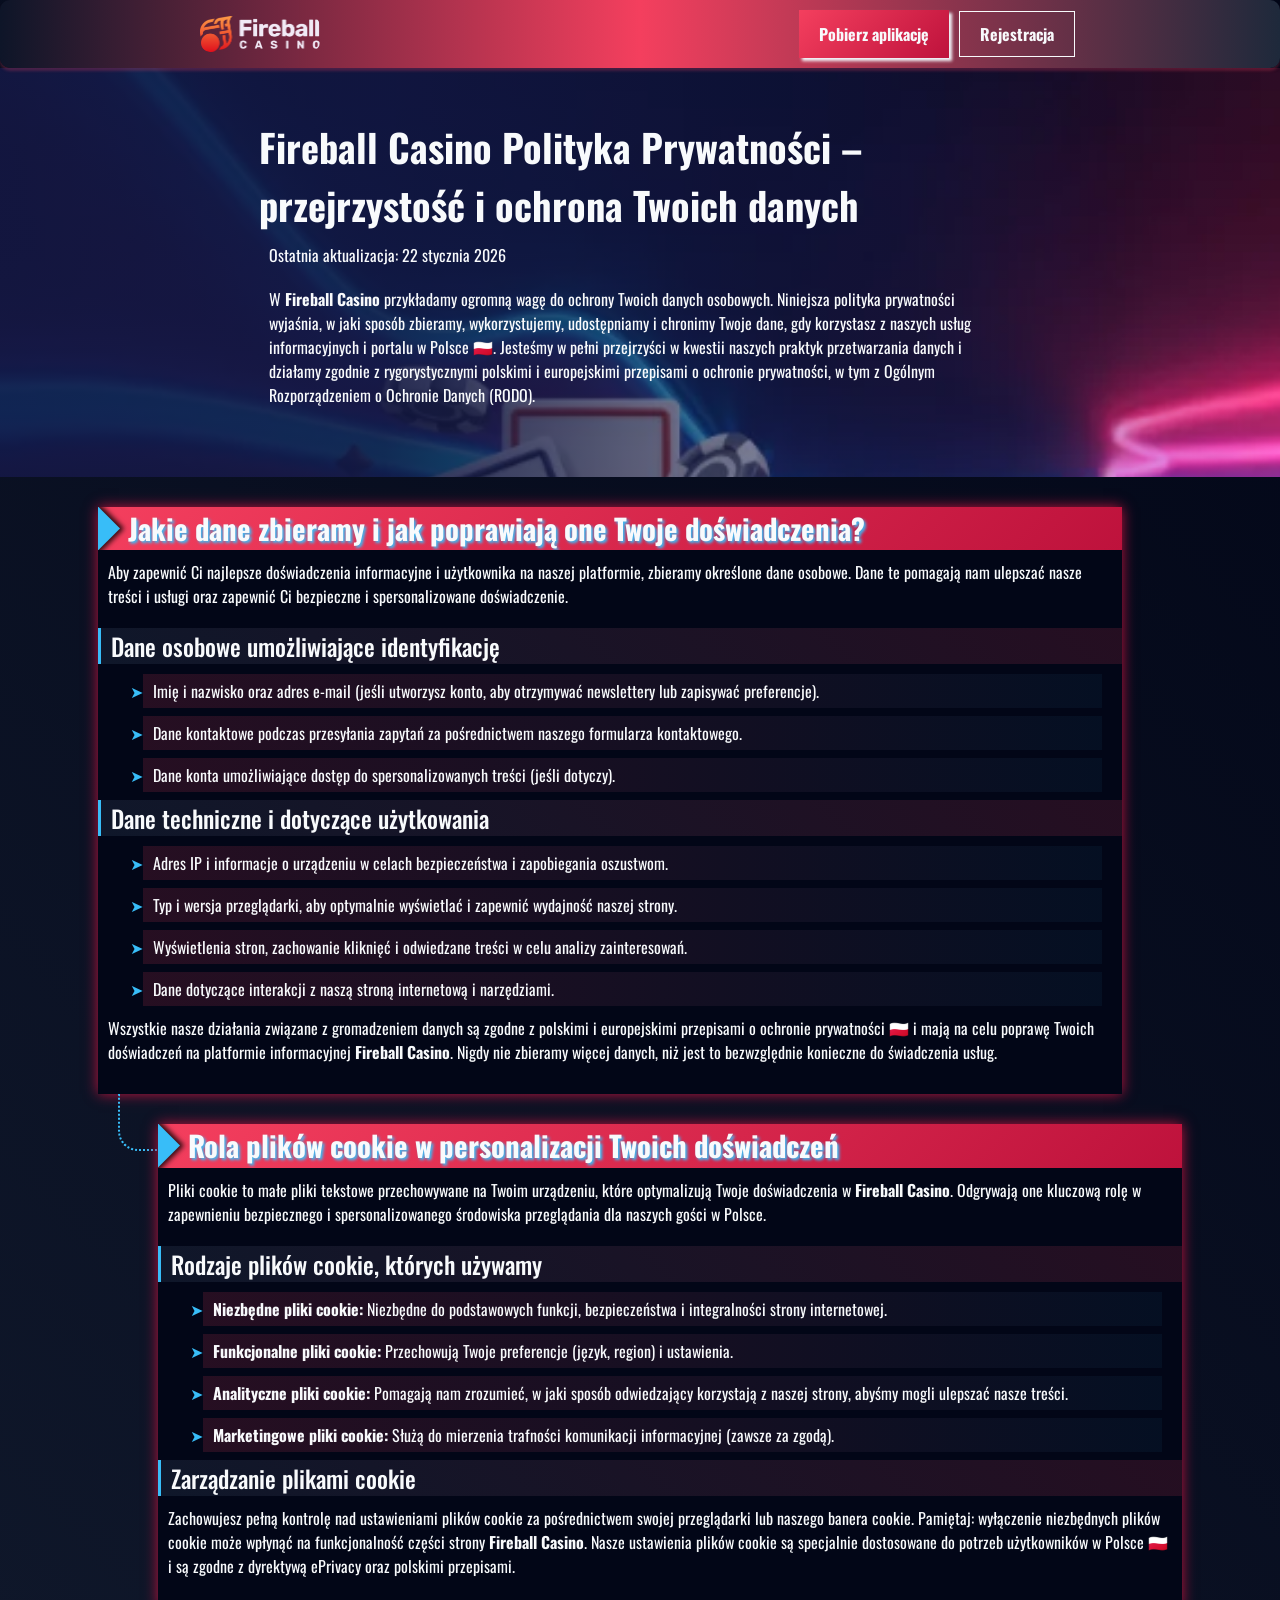
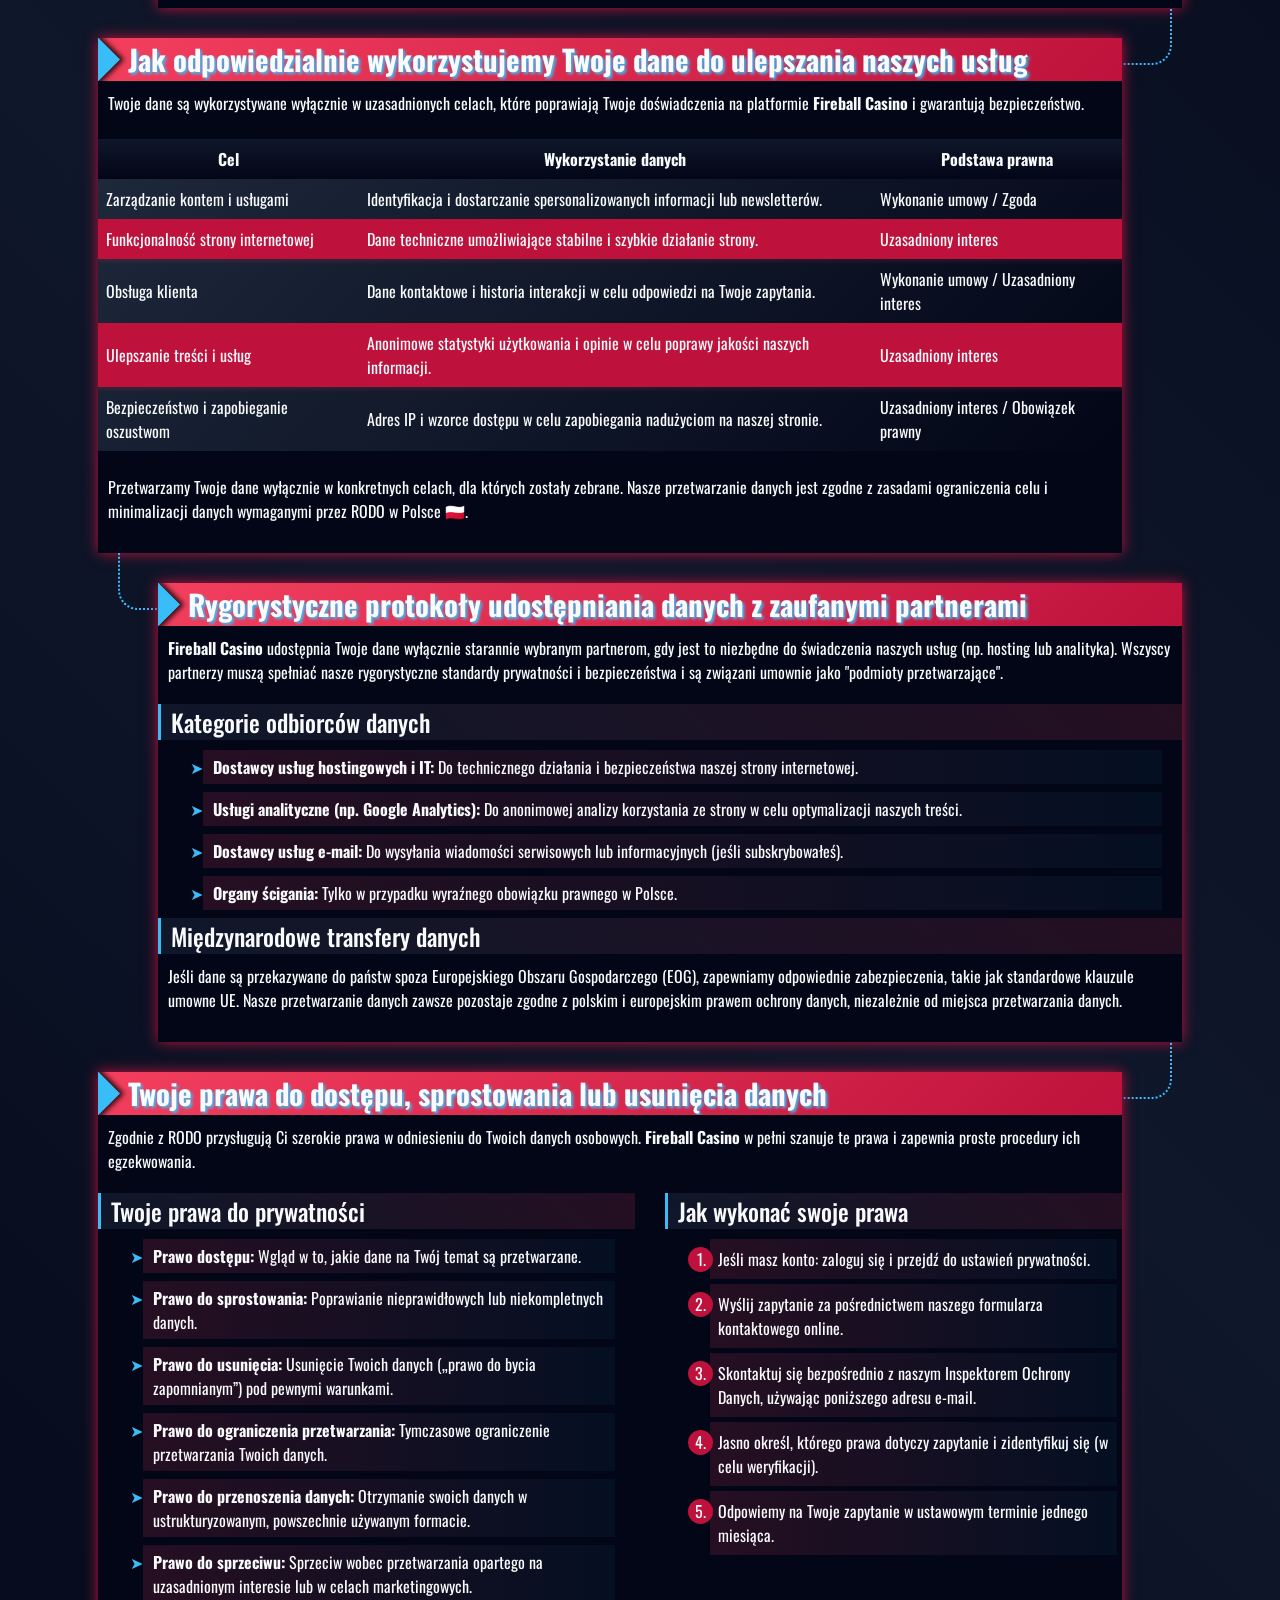
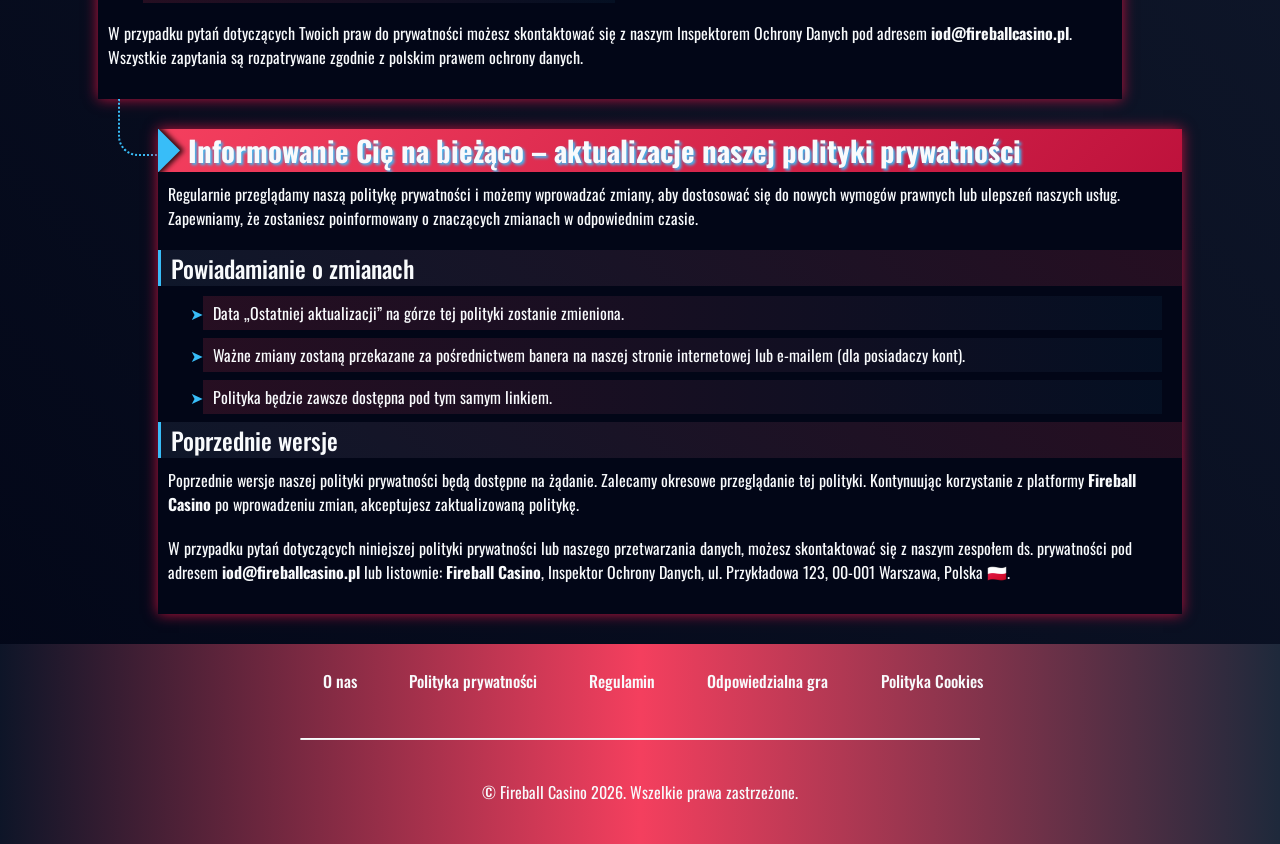
<file: privacy-policy/index.html>
<!DOCTYPE html>
<html lang="pl">

<head>
    <meta charset="UTF-8">
    <meta name="viewport" content="width=device-width, initial-scale=1.0">
    <link rel="stylesheet" href="/style.css">
    <link rel="shortcut icon" href="/favicon.ico" type="image/x-icon">
    <title>Fireball Casino – Polityka Prywatności - Przejrzystość i Ochrona Twoich Danych</title>
    <meta name="description"
        content="Fireball Casino gwarantuje pełną przejrzystość w przetwarzaniu danych. Dowiedz się, jak bezpiecznie zbieramy, chronimy i wykorzystujemy Twoje dane, aby zapewnić Ci lepsze i bardziej spersonalizowane doświadczenia.">
    <meta name="googlebot" content="index,follow,noarchive">

    <link rel="canonical" href="https://www.quattrocantipizzadiroma.pl/privacy-policy/">

    <meta property="og:type" content="website" />
    <meta property="og:title"
        content="Fireball Casino – Polityka Prywatności - Przejrzystość i Ochrona Twoich Danych" />
    <meta property="og:description" content="Fireball Casino gwarantuje pełną przejrzystość w przetwarzaniu danych." />
    <meta property="og:url" content="https://www.quattrocantipizzadiroma.pl/privacy-policy/" />
    <meta property="og:site_name" content="Fireball Casino Polska" />
    <meta property="og:locale" content="pl_PL" />

    <script type="application/ld+json">
    {
        "@context": "https://schema.org",
        "@type": "WebPage",
        "name": "Fireball Casino Polityka Prywatności",
        "description": "Polityka prywatności Fireball Casino - przejrzysta ochrona danych dla użytkowników.",
        "url": "https://www.quattrocantipizzadiroma.pl/privacy-policy/",
        "inLanguage": "pl-PL"
    }
    </script>
</head>

<body>

    <header>
        <div class="logo">
            <a href="/"><img src="/img/logo.webp" alt="Fireball Casino logo" width="140" height="70"></a>
        </div>

        <div class="header-btn">
            <a href="/play/" rel="nofollow" content="noindex" class="h-violet-btn">Rejestracja</a>
            <a href="/play/" rel="nofollow" content="noindex" class="h-accent-btn">Pobierz aplikację</a>
        </div>
    </header>

    <main>
        <div class="promo">
            <div class="promo-l">
                <h1>Fireball Casino Polityka Prywatności – przejrzystość i ochrona Twoich danych</h1>
                <p class="txt">
                    Ostatnia aktualizacja: 22 stycznia 2026
                </p>
                <p class="txt">
                    W <strong>Fireball Casino</strong> przykładamy ogromną wagę do ochrony Twoich danych osobowych.
                    Niniejsza polityka prywatności wyjaśnia, w jaki sposób zbieramy, wykorzystujemy, udostępniamy i
                    chronimy Twoje dane, gdy korzystasz z naszych usług informacyjnych i portalu w Polsce 🇵🇱. Jesteśmy
                    w pełni przejrzyści w kwestii naszych praktyk przetwarzania danych i działamy zgodnie z
                    rygorystycznymi polskimi i europejskimi przepisami o ochronie prywatności, w tym z Ogólnym
                    Rozporządzeniem o Ochronie Danych (RODO).
                </p>
            </div>
        </div>

        <div class="wrapper">
            <div class="container">
                <div class="container__header">
                    <h2>Jakie dane zbieramy i jak poprawiają one Twoje doświadczenia?</h2>
                </div>
                <p class="txt">
                    Aby zapewnić Ci najlepsze doświadczenia informacyjne i użytkownika na naszej platformie, zbieramy
                    określone dane osobowe. Dane te pomagają nam ulepszać nasze treści i usługi oraz zapewnić Ci
                    bezpieczne i spersonalizowane doświadczenie.
                </p>

                <h3>Dane osobowe umożliwiające identyfikację</h3>
                <ul>
                    <li>Imię i nazwisko oraz adres e-mail (jeśli utworzysz konto, aby otrzymywać newslettery lub
                        zapisywać preferencje).</li>
                    <li>Dane kontaktowe podczas przesyłania zapytań za pośrednictwem naszego formularza kontaktowego.
                    </li>
                    <li>Dane konta umożliwiające dostęp do spersonalizowanych treści (jeśli dotyczy).</li>
                </ul>

                <h3>Dane techniczne i dotyczące użytkowania</h3>
                <ul>
                    <li>Adres IP i informacje o urządzeniu w celach bezpieczeństwa i zapobiegania oszustwom.</li>
                    <li>Typ i wersja przeglądarki, aby optymalnie wyświetlać i zapewnić wydajność naszej strony.</li>
                    <li>Wyświetlenia stron, zachowanie kliknięć i odwiedzane treści w celu analizy zainteresowań.</li>
                    <li>Dane dotyczące interakcji z naszą stroną internetową i narzędziami.</li>
                </ul>

                <p class="txt">
                    Wszystkie nasze działania związane z gromadzeniem danych są zgodne z polskimi i europejskimi
                    przepisami o ochronie prywatności 🇵🇱 i mają na celu poprawę Twoich doświadczeń na platformie
                    informacyjnej <strong>Fireball Casino</strong>. Nigdy nie zbieramy więcej danych, niż jest to
                    bezwzględnie konieczne do świadczenia usług.
                </p>
            </div>

            <div class="container">
                <div class="container__header">
                    <h2>Rola plików cookie w personalizacji Twoich doświadczeń</h2>
                </div>
                <p class="txt">
                    Pliki cookie to małe pliki tekstowe przechowywane na Twoim urządzeniu, które optymalizują Twoje
                    doświadczenia w <strong>Fireball Casino</strong>. Odgrywają one kluczową rolę w zapewnieniu
                    bezpiecznego i spersonalizowanego środowiska przeglądania dla naszych gości w Polsce.
                </p>

                <h3>Rodzaje plików cookie, których używamy</h3>
                <ul>
                    <li><strong>Niezbędne pliki cookie:</strong> Niezbędne do podstawowych funkcji, bezpieczeństwa i
                        integralności strony internetowej.</li>
                    <li><strong>Funkcjonalne pliki cookie:</strong> Przechowują Twoje preferencje (język, region) i
                        ustawienia.</li>
                    <li><strong>Analityczne pliki cookie:</strong> Pomagają nam zrozumieć, w jaki sposób odwiedzający
                        korzystają z naszej strony, abyśmy mogli ulepszać nasze treści.</li>
                    <li><strong>Marketingowe pliki cookie:</strong> Służą do mierzenia trafności komunikacji
                        informacyjnej (zawsze za zgodą).</li>
                </ul>

                <h3>Zarządzanie plikami cookie</h3>
                <p class="txt">
                    Zachowujesz pełną kontrolę nad ustawieniami plików cookie za pośrednictwem swojej przeglądarki lub
                    naszego banera cookie. Pamiętaj: wyłączenie niezbędnych plików cookie może wpłynąć na funkcjonalność
                    części strony <strong>Fireball Casino</strong>. Nasze ustawienia plików cookie są specjalnie
                    dostosowane do potrzeb użytkowników w Polsce 🇵🇱 i są zgodne z dyrektywą ePrivacy oraz polskimi
                    przepisami.
                </p>
            </div>

            <div class="container">
                <div class="container__header">
                    <h2>Jak odpowiedzialnie wykorzystujemy Twoje dane do ulepszania naszych usług</h2>
                </div>
                <p class="txt">
                    Twoje dane są wykorzystywane wyłącznie w uzasadnionych celach, które poprawiają Twoje doświadczenia
                    na platformie <strong>Fireball Casino</strong> i gwarantują bezpieczeństwo.
                </p>

                <div class="table-wrapper">
                    <table>
                        <thead>
                            <tr>
                                <th>Cel</th>
                                <th>Wykorzystanie danych</th>
                                <th>Podstawa prawna</th>
                            </tr>
                        </thead>
                        <tbody>
                            <tr>
                                <td>Zarządzanie kontem i usługami</td>
                                <td>Identyfikacja i dostarczanie spersonalizowanych informacji lub newsletterów.</td>
                                <td>Wykonanie umowy / Zgoda</td>
                            </tr>
                            <tr>
                                <td>Funkcjonalność strony internetowej</td>
                                <td>Dane techniczne umożliwiające stabilne i szybkie działanie strony.</td>
                                <td>Uzasadniony interes</td>
                            </tr>
                            <tr>
                                <td>Obsługa klienta</td>
                                <td>Dane kontaktowe i historia interakcji w celu odpowiedzi na Twoje zapytania.</td>
                                <td>Wykonanie umowy / Uzasadniony interes</td>
                            </tr>
                            <tr>
                                <td>Ulepszanie treści i usług</td>
                                <td>Anonimowe statystyki użytkowania i opinie w celu poprawy jakości naszych informacji.
                                </td>
                                <td>Uzasadniony interes</td>
                            </tr>
                            <tr>
                                <td>Bezpieczeństwo i zapobieganie oszustwom</td>
                                <td>Adres IP i wzorce dostępu w celu zapobiegania nadużyciom na naszej stronie.</td>
                                <td>Uzasadniony interes / Obowiązek prawny</td>
                            </tr>
                        </tbody>
                    </table>
                </div>

                <p class="txt">
                    Przetwarzamy Twoje dane wyłącznie w konkretnych celach, dla których zostały zebrane. Nasze
                    przetwarzanie danych jest zgodne z zasadami ograniczenia celu i minimalizacji danych wymaganymi
                    przez RODO w Polsce 🇵🇱.
                </p>
            </div>

            <div class="container">
                <div class="container__header">
                    <h2>Rygorystyczne protokoły udostępniania danych z zaufanymi partnerami</h2>
                </div>
                <p class="txt">
                    <strong>Fireball Casino</strong> udostępnia Twoje dane wyłącznie starannie wybranym partnerom, gdy
                    jest to niezbędne do świadczenia naszych usług (np. hosting lub analityka). Wszyscy partnerzy muszą
                    spełniać nasze rygorystyczne standardy prywatności i bezpieczeństwa i są związani umownie jako
                    "podmioty przetwarzające".
                </p>

                <h3>Kategorie odbiorców danych</h3>
                <ul>
                    <li><strong>Dostawcy usług hostingowych i IT:</strong> Do technicznego działania i bezpieczeństwa
                        naszej strony internetowej.</li>
                    <li><strong>Usługi analityczne (np. Google Analytics):</strong> Do anonimowej analizy korzystania ze
                        strony w celu optymalizacji naszych treści.</li>
                    <li><strong>Dostawcy usług e-mail:</strong> Do wysyłania wiadomości serwisowych lub informacyjnych
                        (jeśli subskrybowałeś).</li>
                    <li><strong>Organy ścigania:</strong> Tylko w przypadku wyraźnego obowiązku prawnego w Polsce.</li>
                </ul>

                <h3>Międzynarodowe transfery danych</h3>
                <p class="txt">
                    Jeśli dane są przekazywane do państw spoza Europejskiego Obszaru Gospodarczego (EOG), zapewniamy
                    odpowiednie zabezpieczenia, takie jak standardowe klauzule umowne UE. Nasze przetwarzanie danych
                    zawsze pozostaje zgodne z polskim i europejskim prawem ochrony danych, niezależnie od miejsca
                    przetwarzania danych.
                </p>
            </div>

            <div class="container">
                <div class="container__header">
                    <h2>Twoje prawa do dostępu, sprostowania lub usunięcia danych</h2>
                </div>
                <p class="txt">
                    Zgodnie z RODO przysługują Ci szerokie prawa w odniesieniu do Twoich danych osobowych.
                    <strong>Fireball Casino</strong> w pełni szanuje te prawa i zapewnia proste procedury ich
                    egzekwowania.
                </p>

                <div class="comparison-list">
                    <div>
                        <h3>Twoje prawa do prywatności</h3>
                        <ul>
                            <li><strong>Prawo dostępu:</strong> Wgląd w to, jakie dane na Twój temat są przetwarzane.
                            </li>
                            <li><strong>Prawo do sprostowania:</strong> Poprawianie nieprawidłowych lub niekompletnych
                                danych.</li>
                            <li><strong>Prawo do usunięcia:</strong> Usunięcie Twoich danych („prawo do bycia
                                zapomnianym”) pod pewnymi warunkami.</li>
                            <li><strong>Prawo do ograniczenia przetwarzania:</strong> Tymczasowe ograniczenie
                                przetwarzania Twoich danych.</li>
                            <li><strong>Prawo do przenoszenia danych:</strong> Otrzymanie swoich danych w
                                ustrukturyzowanym, powszechnie używanym formacie.</li>
                            <li><strong>Prawo do sprzeciwu:</strong> Sprzeciw wobec przetwarzania opartego na
                                uzasadnionym interesie lub w celach marketingowych.</li>
                        </ul>
                    </div>

                    <div>
                        <h3>Jak wykonać swoje prawa</h3>
                        <ol>
                            <li>Jeśli masz konto: zaloguj się i przejdź do ustawień prywatności.</li>
                            <li>Wyślij zapytanie za pośrednictwem naszego formularza kontaktowego online.</li>
                            <li>Skontaktuj się bezpośrednio z naszym Inspektorem Ochrony Danych, używając poniższego
                                adresu e-mail.</li>
                            <li>Jasno określ, którego prawa dotyczy zapytanie i zidentyfikuj się (w celu weryfikacji).
                            </li>
                            <li>Odpowiemy na Twoje zapytanie w ustawowym terminie jednego miesiąca.</li>
                        </ol>
                    </div>
                </div>

                <p class="txt">
                    W przypadku pytań dotyczących Twoich praw do prywatności możesz skontaktować się z naszym
                    Inspektorem Ochrony Danych pod adresem <strong>iod@fireballcasino.pl</strong>. Wszystkie zapytania
                    są rozpatrywane zgodnie z polskim prawem ochrony danych.
                </p>
            </div>

            <div class="container">
                <div class="container__header">
                    <h2>Informowanie Cię na bieżąco – aktualizacje naszej polityki prywatności</h2>
                </div>
                <p class="txt">
                    Regularnie przeglądamy naszą politykę prywatności i możemy wprowadzać zmiany, aby dostosować się do
                    nowych wymogów prawnych lub ulepszeń naszych usług. Zapewniamy, że zostaniesz poinformowany o
                    znaczących zmianach w odpowiednim czasie.
                </p>

                <h3>Powiadamianie o zmianach</h3>
                <ul>
                    <li>Data „Ostatniej aktualizacji” na górze tej polityki zostanie zmieniona.</li>
                    <li>Ważne zmiany zostaną przekazane za pośrednictwem banera na naszej stronie internetowej lub
                        e-mailem (dla posiadaczy kont).</li>
                    <li>Polityka będzie zawsze dostępna pod tym samym linkiem.</li>
                </ul>

                <h3>Poprzednie wersje</h3>
                <p class="txt">
                    Poprzednie wersje naszej polityki prywatności będą dostępne na żądanie. Zalecamy okresowe
                    przeglądanie tej polityki. Kontynuując korzystanie z platformy <strong>Fireball Casino</strong> po
                    wprowadzeniu zmian, akceptujesz zaktualizowaną politykę.
                </p>

                <p class="txt">
                    W przypadku pytań dotyczących niniejszej polityki prywatności lub naszego przetwarzania danych,
                    możesz skontaktować się z naszym zespołem ds. prywatności pod adresem
                    <strong>iod@fireballcasino.pl</strong> lub listownie: <strong>Fireball Casino</strong>, Inspektor
                    Ochrony Danych,
                    ul. Przykładowa 123, 00-001 Warszawa, Polska 🇵🇱.
                </p>
            </div>
        </div>
    </main>

    <footer>
        <ul class="f-nav">
            <li>
                <a href="/about-us/">O nas</a>
            </li>
            <li>
                <a href="/privacy-policy/">Polityka prywatności</a>
            </li>
            <li>
                <a href="/terms-and-conditions/">Regulamin</a>
            </li>
            <li>
                <a href="/responsible-gambling/">Odpowiedzialna gra</a>
            </li>
            <li>
                <a href="/cookie-policy/">Polityka Cookies</a>
            </li>
        </ul>

        <hr>

        <p class="txt">
            © Fireball Casino 2026. Wszelkie prawa zastrzeżone.
        </p>
    </footer>
</body>

</html>
</file>
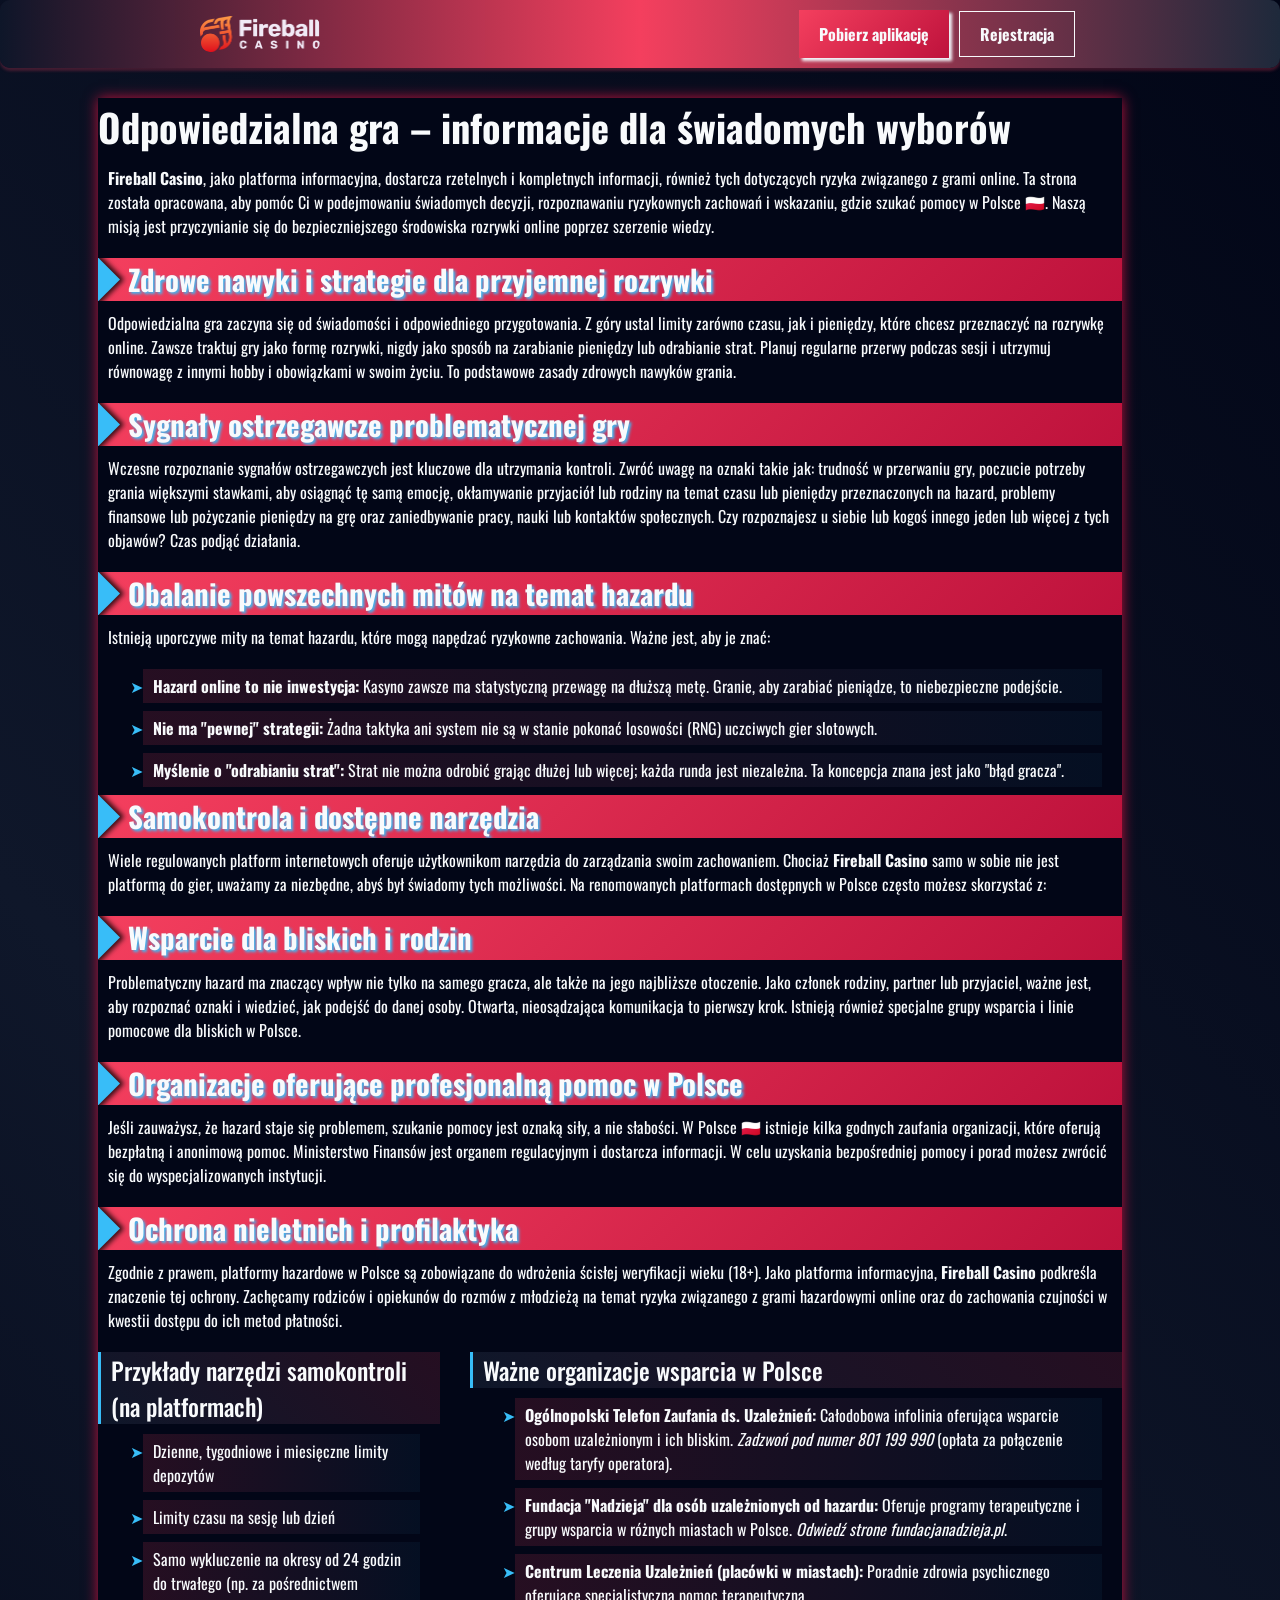
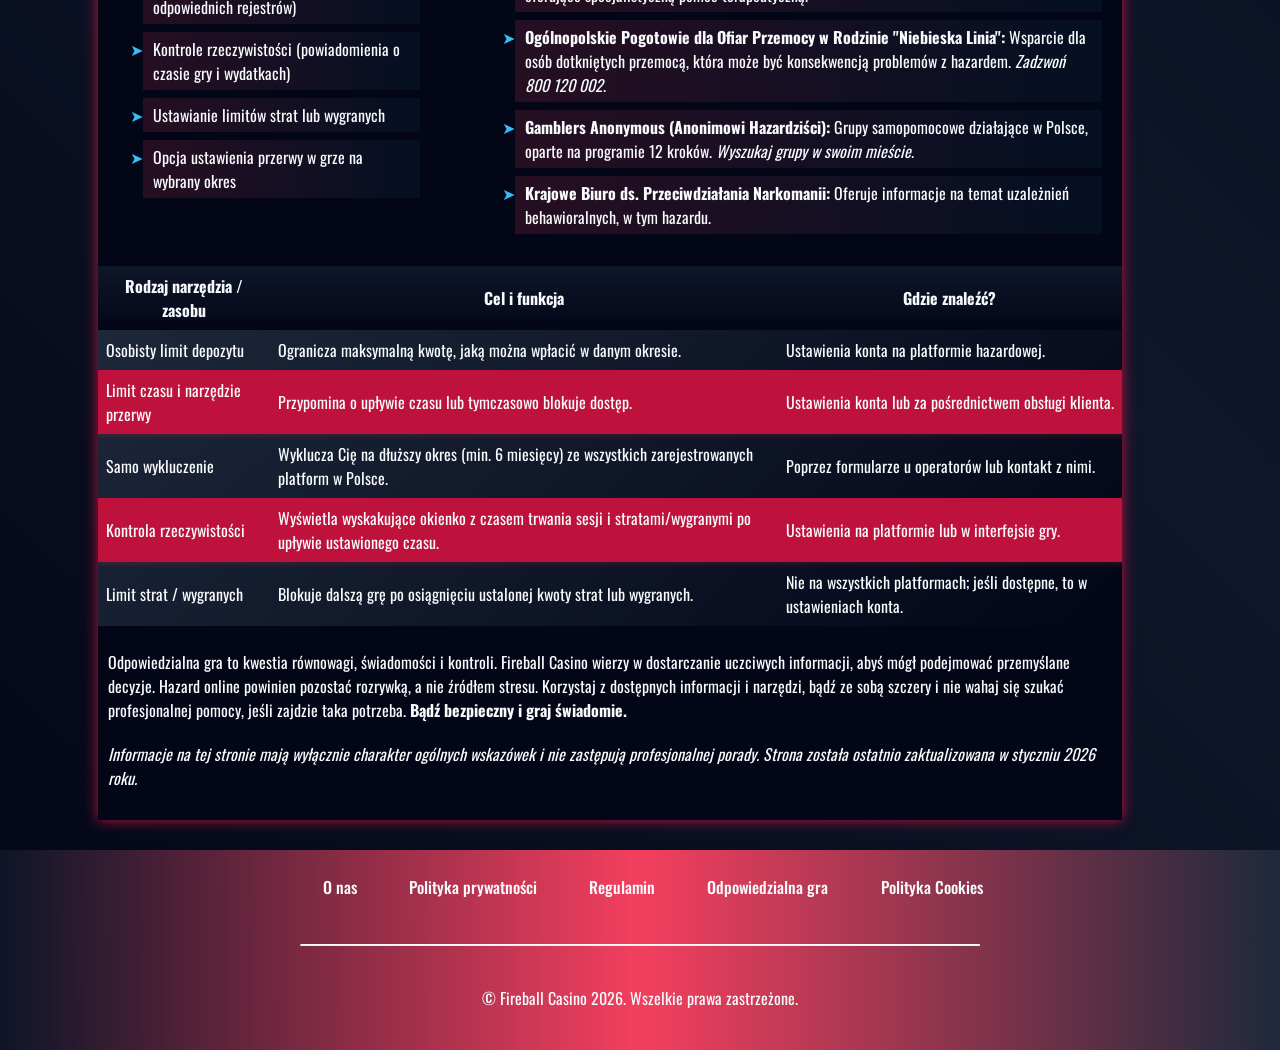
<file: responsible-gambling/index.html>
<!DOCTYPE html>
<html lang="pl">

<head>
    <meta charset="UTF-8">
    <meta name="viewport" content="width=device-width, initial-scale=1.0">
    <link rel="stylesheet" href="/style.css">
    <link rel="shortcut icon" href="/favicon.ico" type="image/x-icon">
    <title>Odpowiedzialna gra – Informacje i wsparcie od Fireball Casino</title>
    <meta name="description"
        content="Fireball Casino dostarcza informacji na temat odpowiedzialnej gry. Naucz się rozpoznawać ryzykowne zachowania, znajdź narzędzia samokontroli i odkryj profesjonalne organizacje wsparcia, aby bezpiecznie i świadomie cieszyć się rozrywką online.">
    <meta name="googlebot" content="index,follow,noarchive">

    <link rel="canonical" href="https://www.quattrocantipizzadiroma.pl/responsible-gambling/">

    <meta property="og:type" content="website" />
    <meta property="og:title" content="Odpowiedzialna gra – Informacje i wsparcie od Fireball Casino" />
    <meta property="og:description"
        content="Fireball Casino dostarcza informacji na temat odpowiedzialnej gry. Naucz się rozpoznawać ryzykowne zachowania i znajdź skuteczne narzędzia samokontroli." />
    <meta property="og:url" content="https://www.quattrocantipizzadiroma.pl/responsible-gambling/" />
    <meta property="og:site_name" content="Fireball Casino Polska" />
    <meta property="og:locale" content="pl_PL" />

    <meta name="twitter:card" content="summary" />
    <meta name="twitter:title" content="Odpowiedzialna gra – Informacje od Fireball Casino" />
    <meta name="twitter:description"
        content="Strategie i narzędzia dla zdrowej i świadomej rozrywki online, opracowane przez Fireball Casino." />
</head>

<body>

    <header>
        <div class="logo">
            <a href="/"><img src="/img/logo.webp" alt="Fireball Casino logo" width="140" height="70"></a>
        </div>

        <div class="header-btn">
            <a href="/play/" rel="nofollow" content="noindex" class="h-violet-btn">Rejestracja</a>
            <a href="/play/" rel="nofollow" content="noindex" class="h-accent-btn">Pobierz aplikację</a>
        </div>
    </header>

    <main>
        <div class="wrapper">
            <div class="container">
                <h1>Odpowiedzialna gra – informacje dla świadomych wyborów</h1>
                <p class="txt">
                    <strong>Fireball Casino</strong>, jako platforma informacyjna, dostarcza rzetelnych i kompletnych
                    informacji, również tych dotyczących ryzyka związanego z grami online. Ta strona została opracowana,
                    aby pomóc Ci w podejmowaniu świadomych decyzji, rozpoznawaniu ryzykownych zachowań i wskazaniu,
                    gdzie szukać pomocy w Polsce 🇵🇱. Naszą misją jest przyczynianie się do bezpieczniejszego
                    środowiska rozrywki online poprzez szerzenie wiedzy.
                </p>

                <div class="container__header">
                    <h2>Zdrowe nawyki i strategie dla przyjemnej rozrywki</h2>
                </div>
                <p class="txt">
                    Odpowiedzialna gra zaczyna się od świadomości i odpowiedniego przygotowania. Z góry ustal limity
                    zarówno czasu, jak i pieniędzy, które chcesz przeznaczyć na rozrywkę online. Zawsze traktuj gry jako
                    formę rozrywki, nigdy jako sposób na zarabianie pieniędzy lub odrabianie strat. Planuj regularne
                    przerwy podczas sesji i utrzymuj równowagę z innymi hobby i obowiązkami w swoim życiu. To podstawowe
                    zasady zdrowych nawyków grania.
                </p>

                <div class="container__header">
                    <h2>Sygnały ostrzegawcze problematycznej gry</h2>
                </div>
                <p class="txt">
                    Wczesne rozpoznanie sygnałów ostrzegawczych jest kluczowe dla utrzymania kontroli. Zwróć uwagę na
                    oznaki takie jak: trudność w przerwaniu gry, poczucie potrzeby grania większymi stawkami, aby
                    osiągnąć tę samą emocję, okłamywanie przyjaciół lub rodziny na temat czasu lub pieniędzy
                    przeznaczonych na hazard, problemy finansowe lub pożyczanie pieniędzy na grę oraz zaniedbywanie
                    pracy, nauki lub kontaktów społecznych. Czy rozpoznajesz u siebie lub kogoś innego jeden lub więcej
                    z tych objawów? Czas podjąć działania.
                </p>

                <div class="container__header">
                    <h2>Obalanie powszechnych mitów na temat hazardu</h2>
                </div>
                <p class="txt">
                    Istnieją uporczywe mity na temat hazardu, które mogą napędzać ryzykowne zachowania. Ważne jest, aby
                    je znać:
                <ul>
                    <li><strong>Hazard online to nie inwestycja:</strong> Kasyno zawsze ma statystyczną przewagę na
                        dłuższą metę. Granie, aby zarabiać pieniądze, to niebezpieczne podejście.</li>
                    <li><strong>Nie ma "pewnej" strategii:</strong> Żadna taktyka ani system nie są w stanie pokonać
                        losowości (RNG) uczciwych gier slotowych.</li>
                    <li><strong>Myślenie o "odrabianiu strat":</strong> Strat nie można odrobić grając dłużej lub
                        więcej; każda runda jest niezależna. Ta koncepcja znana jest jako "błąd gracza".</li>
                </ul>
                </p>

                <div class="container__header">
                    <h2>Samokontrola i dostępne narzędzia</h2>
                </div>
                <p class="txt">
                    Wiele regulowanych platform internetowych oferuje użytkownikom narzędzia do zarządzania swoim
                    zachowaniem. Chociaż <strong>Fireball Casino</strong> samo w sobie nie jest platformą do gier,
                    uważamy za niezbędne, abyś był świadomy tych możliwości. Na renomowanych platformach dostępnych w
                    Polsce często możesz skorzystać z:
                </p>

                <div class="container__header">
                    <h2>Wsparcie dla bliskich i rodzin</h2>
                </div>
                <p class="txt">
                    Problematyczny hazard ma znaczący wpływ nie tylko na samego gracza, ale także na jego najbliższe
                    otoczenie. Jako członek rodziny, partner lub przyjaciel, ważne jest, aby rozpoznać oznaki i
                    wiedzieć, jak podejść do danej osoby. Otwarta, nieosądzająca komunikacja to pierwszy krok. Istnieją
                    również specjalne grupy wsparcia i linie pomocowe dla bliskich w Polsce.
                </p>

                <div class="container__header">
                    <h2>Organizacje oferujące profesjonalną pomoc w Polsce</h2>
                </div>
                <p class="txt">
                    Jeśli zauważysz, że hazard staje się problemem, szukanie pomocy jest oznaką siły, a nie słabości. W
                    Polsce 🇵🇱 istnieje kilka godnych zaufania organizacji, które oferują bezpłatną i anonimową pomoc.
                    Ministerstwo Finansów jest organem regulacyjnym i dostarcza informacji. W celu uzyskania
                    bezpośredniej pomocy i porad możesz zwrócić się do wyspecjalizowanych instytucji.
                </p>

                <div class="container__header">
                    <h2>Ochrona nieletnich i profilaktyka</h2>
                </div>
                <p class="txt">
                    Zgodnie z prawem, platformy hazardowe w Polsce są zobowiązane do wdrożenia ścisłej weryfikacji wieku
                    (18+). Jako platforma informacyjna, <strong>Fireball Casino</strong> podkreśla znaczenie tej
                    ochrony. Zachęcamy rodziców i opiekunów do rozmów z młodzieżą na temat ryzyka związanego z grami
                    hazardowymi online oraz do zachowania czujności w kwestii dostępu do ich metod płatności.
                </p>

                <div class="comparison-list">
                    <div>
                        <h3>Przykłady narzędzi samokontroli (na platformach)</h3>
                        <ul>
                            <li>Dzienne, tygodniowe i miesięczne limity depozytów</li>
                            <li>Limity czasu na sesję lub dzień</li>
                            <li>Samo wykluczenie na okresy od 24 godzin do trwałego (np. za pośrednictwem odpowiednich
                                rejestrów)</li>
                            <li>Kontrole rzeczywistości (powiadomienia o czasie gry i wydatkach)</li>
                            <li>Ustawianie limitów strat lub wygranych</li>
                            <li>Opcja ustawienia przerwy w grze na wybrany okres</li>
                        </ul>
                    </div>

                    <div>
                        <h3>Ważne organizacje wsparcia w Polsce</h3>
                        <ul>
                            <li><strong>Ogólnopolski Telefon Zaufania ds. Uzależnień:</strong> Całodobowa infolinia
                                oferująca wsparcie osobom uzależnionym i ich bliskim. <em>Zadzwoń pod numer 801 199
                                    990</em> (opłata za połączenie według taryfy operatora).</li>
                            <li><strong>Fundacja "Nadzieja" dla osób uzależnionych od hazardu:</strong> Oferuje programy
                                terapeutyczne i grupy wsparcia w różnych miastach w Polsce. <em>Odwiedź strone
                                    fundacjanadzieja.pl</em>.</li>
                            <li><strong>Centrum Leczenia Uzależnień (placówki w miastach):</strong> Poradnie zdrowia
                                psychicznego oferujące specjalistyczną pomoc terapeutyczną.</li>
                            <li><strong>Ogólnopolskie Pogotowie dla Ofiar Przemocy w Rodzinie "Niebieska
                                    Linia":</strong> Wsparcie dla osób dotkniętych przemocą, która może być konsekwencją
                                problemów z hazardem. <em>Zadzwoń 800 120 002</em>.</li>
                            <li><strong>Gamblers Anonymous (Anonimowi Hazardziści):</strong> Grupy samopomocowe
                                działające w Polsce, oparte na programie 12 kroków. <em>Wyszukaj grupy w swoim
                                    mieście</em>.</li>
                            <li><strong>Krajowe Biuro ds. Przeciwdziałania Narkomanii:</strong> Oferuje informacje na
                                temat uzależnień behawioralnych, w tym hazardu.</li>
                        </ul>
                    </div>
                </div>

                <div class="table-wrapper">
                    <table>
                        <thead>
                            <tr>
                                <th>Rodzaj narzędzia / zasobu</th>
                                <th>Cel i funkcja</th>
                                <th>Gdzie znaleźć?</th>
                            </tr>
                        </thead>
                        <tbody>
                            <tr>
                                <td>Osobisty limit depozytu</td>
                                <td>Ogranicza maksymalną kwotę, jaką można wpłacić w danym okresie.</td>
                                <td>Ustawienia konta na platformie hazardowej.</td>
                            </tr>
                            <tr>
                                <td>Limit czasu i narzędzie przerwy</td>
                                <td>Przypomina o upływie czasu lub tymczasowo blokuje dostęp.</td>
                                <td>Ustawienia konta lub za pośrednictwem obsługi klienta.</td>
                            </tr>
                            <tr>
                                <td>Samo wykluczenie</td>
                                <td>Wyklucza Cię na dłuższy okres (min. 6 miesięcy) ze wszystkich zarejestrowanych
                                    platform w Polsce.</td>
                                <td>Poprzez formularze u operatorów lub kontakt z nimi.</td>
                            </tr>
                            <tr>
                                <td>Kontrola rzeczywistości</td>
                                <td>Wyświetla wyskakujące okienko z czasem trwania sesji i stratami/wygranymi po upływie
                                    ustawionego czasu.</td>
                                <td>Ustawienia na platformie lub w interfejsie gry.</td>
                            </tr>
                            <tr>
                                <td>Limit strat / wygranych</td>
                                <td>Blokuje dalszą grę po osiągnięciu ustalonej kwoty strat lub wygranych.</td>
                                <td>Nie na wszystkich platformach; jeśli dostępne, to w ustawieniach konta.</td>
                            </tr>
                        </tbody>
                    </table>
                </div>

                <p class="txt">
                    Odpowiedzialna gra to kwestia równowagi, świadomości i kontroli. Fireball Casino wierzy w
                    dostarczanie uczciwych informacji, abyś mógł podejmować przemyślane decyzje. Hazard online powinien
                    pozostać rozrywką, a nie źródłem stresu. Korzystaj z dostępnych informacji i narzędzi, bądź ze sobą
                    szczery i nie wahaj się szukać profesjonalnej pomocy, jeśli zajdzie taka potrzeba.
                    <strong>Bądź bezpieczny i graj świadomie.</strong>
                </p>
                <p class="txt"><em>Informacje na tej stronie mają wyłącznie charakter ogólnych wskazówek i nie zastępują
                        profesjonalnej porady. Strona została ostatnio zaktualizowana w styczniu 2026 roku.</em></p>
            </div>
        </div>
    </main>

    <footer>
        <ul class="f-nav">
            <li>
                <a href="/about-us/">O nas</a>
            </li>
            <li>
                <a href="/privacy-policy/">Polityka prywatności</a>
            </li>
            <li>
                <a href="/terms-and-conditions/">Regulamin</a>
            </li>
            <li>
                <a href="/responsible-gambling/">Odpowiedzialna gra</a>
            </li>
            <li>
                <a href="/cookie-policy/">Polityka Cookies</a>
            </li>
        </ul>

        <hr>

        <p class="txt">
            © Fireball Casino 2026. Wszelkie prawa zastrzeżone.
        </p>
    </footer>
</body>

</html>
</file>
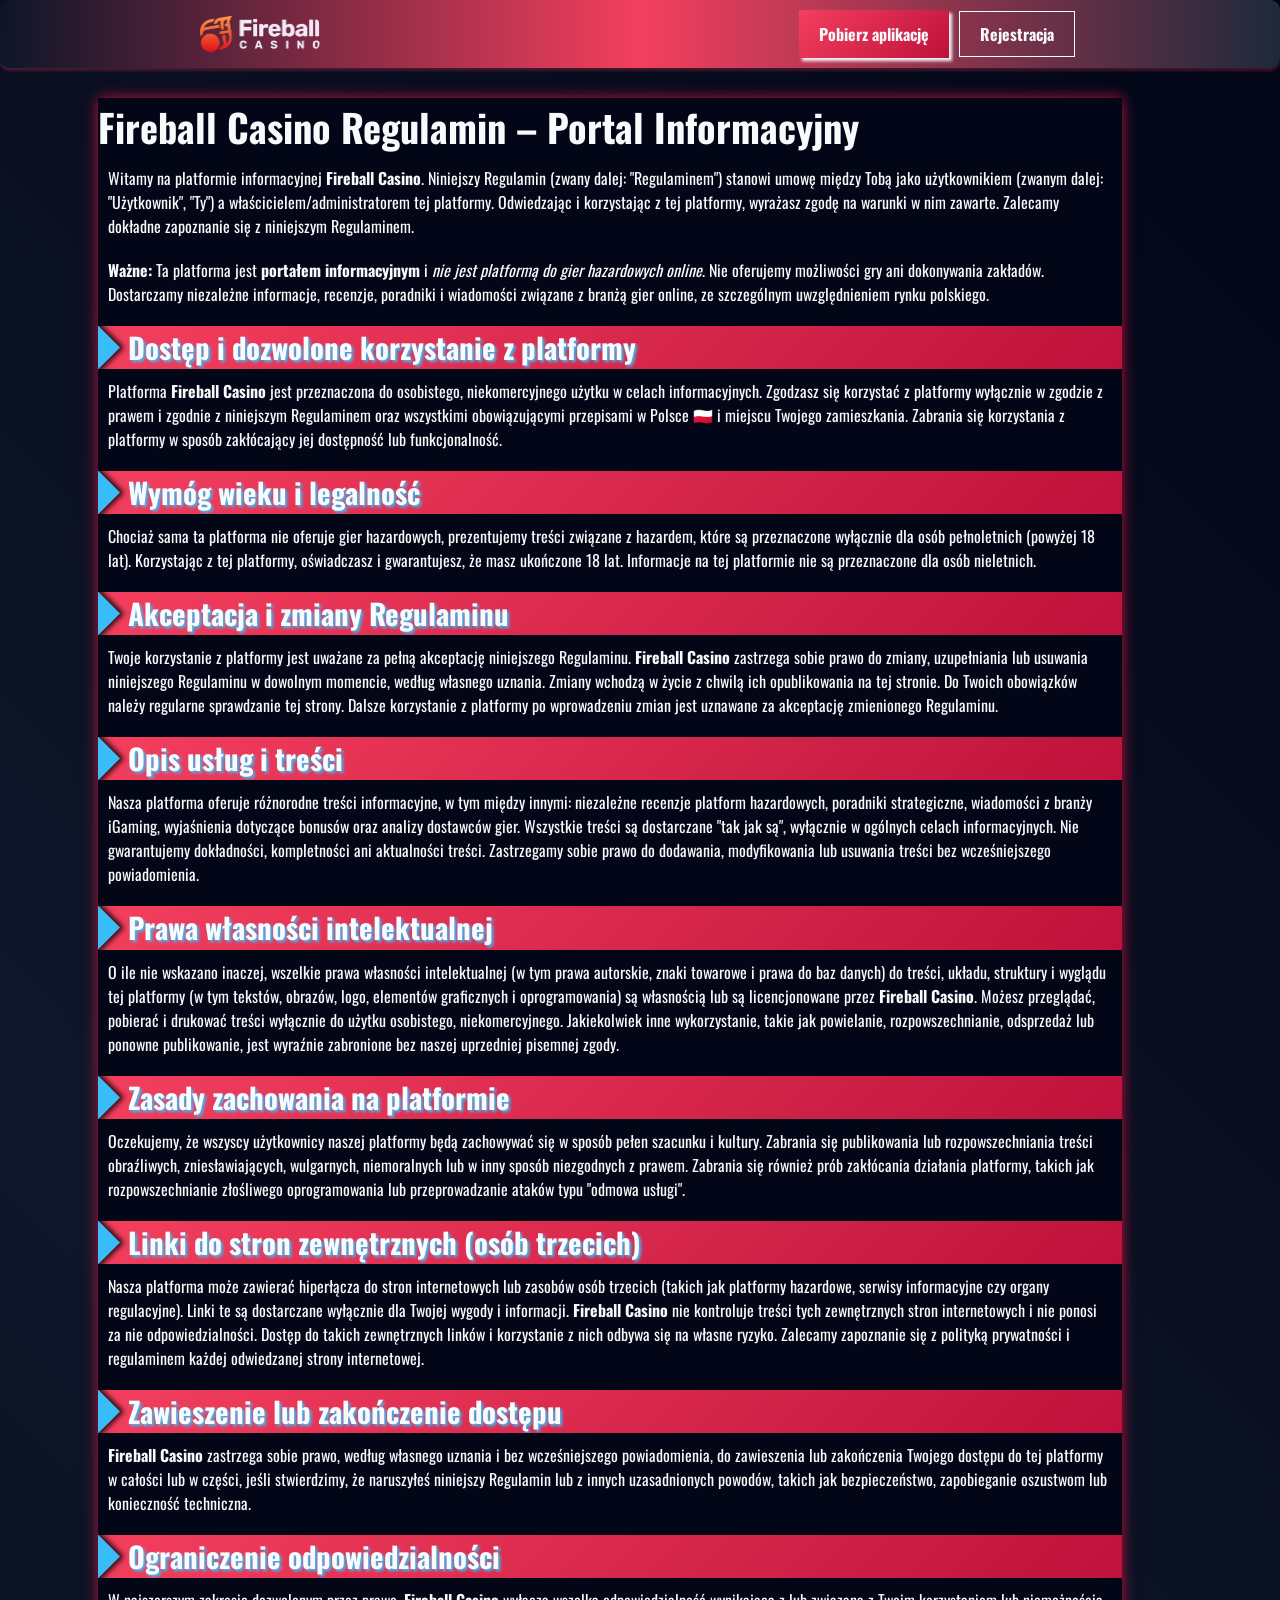
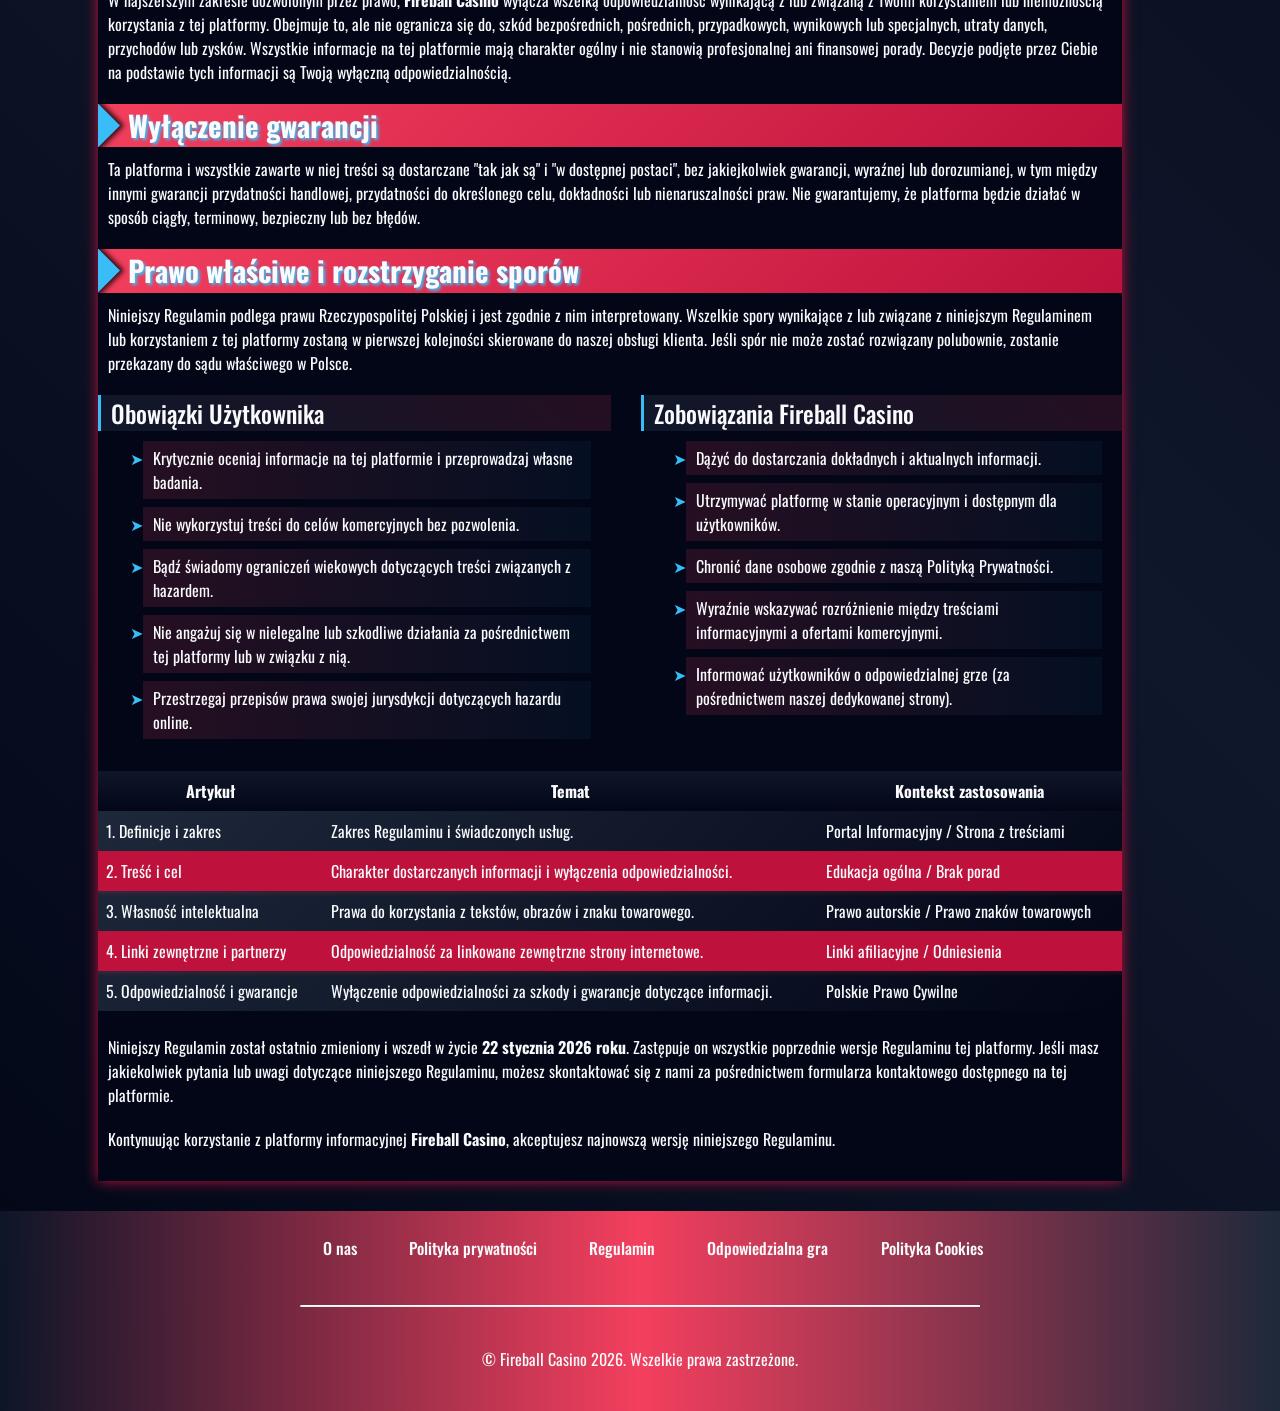
<file: terms-and-conditions/index.html>
<!DOCTYPE html>
<html lang="pl">

<head>
    <meta charset="UTF-8">
    <meta name="viewport" content="width=device-width, initial-scale=1.0">
    <link rel="stylesheet" href="/style.css">
    <link rel="shortcut icon" href="/favicon.ico" type="image/x-icon">
    <title>Regulamin – Fireball Casino Platforma Informacyjna</title>
    <meta name="description"
        content="Korzystając z platformy Fireball Casino, akceptujesz niniejszy Regulamin, który określa nasze usługi, opisuje Twoje prawa i promuje odpowiedzialne korzystanie z naszych informacji.">
    <meta name="googlebot" content="index,follow,noarchive">

    <link rel="canonical" href="https://www.quattrocantipizzadiroma.pl/terms-and-conditions/">

    <meta property="og:type" content="website" />
    <meta property="og:title" content="Regulamin – Fireball Casino Platforma Informacyjna" />
    <meta property="og:description"
        content="Zapoznaj się z Regulaminem platformy informacyjnej Fireball Casino, aby jasno zrozumieć zakres świadczonych usług." />
    <meta property="og:url" content="https://www.quattrocantipizzadiroma.pl/terms-and-conditions/" />
    <meta property="og:site_name" content="Fireball Casino Polska" />
    <meta property="og:locale" content="pl_PL" />

    <meta name="twitter:card" content="summary" />
    <meta name="twitter:title" content="Regulamin - Fireball Casino" />
    <meta name="twitter:description"
        content="Oficjalne warunki korzystania z portalu informacyjnego Fireball Casino." />
</head>

<body>

    <header>
        <div class="logo">
            <a href="/"><img src="/img/logo.webp" alt="Fireball Casino logo" width="140" height="70"></a>
        </div>

        <div class="header-btn">
            <a href="/play/" rel="nofollow" content="noindex" class="h-violet-btn">Rejestracja</a>
            <a href="/play/" rel="nofollow" content="noindex" class="h-accent-btn">Pobierz aplikację</a>
        </div>
    </header>

    <main>
        <div class="wrapper">
            <div class="container">
                <h1>Fireball Casino Regulamin – Portal Informacyjny</h1>
                <p class="txt">
                    Witamy na platformie informacyjnej <strong>Fireball Casino</strong>. Niniejszy Regulamin (zwany
                    dalej: "Regulaminem") stanowi umowę między Tobą jako użytkownikiem (zwanym dalej: "Użytkownik",
                    "Ty") a właścicielem/administratorem tej platformy. Odwiedzając i korzystając z tej platformy,
                    wyrażasz zgodę na warunki w nim zawarte. Zalecamy dokładne zapoznanie się z niniejszym Regulaminem.
                </p>
                <p class="txt">
                    <strong>Ważne:</strong> Ta platforma jest <strong>portałem informacyjnym</strong> i <em>nie jest
                        platformą do gier hazardowych online</em>. Nie oferujemy możliwości gry ani dokonywania
                    zakładów. Dostarczamy niezależne informacje, recenzje, poradniki i wiadomości związane z branżą gier
                    online, ze szczególnym uwzględnieniem rynku polskiego.
                </p>

                <div class="container__header">
                    <h2>Dostęp i dozwolone korzystanie z platformy</h2>
                </div>
                <p class="txt">
                    Platforma <strong>Fireball Casino</strong> jest przeznaczona do osobistego, niekomercyjnego użytku w
                    celach informacyjnych. Zgodzasz się korzystać z platformy wyłącznie w zgodzie z prawem i zgodnie z
                    niniejszym Regulaminem oraz wszystkimi obowiązującymi przepisami w Polsce 🇵🇱 i miejscu Twojego
                    zamieszkania. Zabrania się korzystania z platformy w sposób zakłócający jej dostępność lub
                    funkcjonalność.
                </p>

                <div class="container__header">
                    <h2>Wymóg wieku i legalność</h2>
                </div>
                <p class="txt">
                    Chociaż sama ta platforma nie oferuje gier hazardowych, prezentujemy treści związane z hazardem,
                    które są przeznaczone wyłącznie dla osób pełnoletnich (powyżej 18 lat). Korzystając z tej platformy,
                    oświadczasz i gwarantujesz, że masz ukończone 18 lat. Informacje na tej platformie nie są
                    przeznaczone dla osób nieletnich.
                </p>

                <div class="container__header">
                    <h2>Akceptacja i zmiany Regulaminu</h2>
                </div>
                <p class="txt">
                    Twoje korzystanie z platformy jest uważane za pełną akceptację niniejszego Regulaminu.
                    <strong>Fireball Casino</strong> zastrzega sobie prawo do zmiany, uzupełniania lub usuwania
                    niniejszego Regulaminu w dowolnym momencie, według własnego uznania. Zmiany wchodzą w życie z chwilą
                    ich opublikowania na tej stronie. Do Twoich obowiązków należy regularne sprawdzanie tej strony.
                    Dalsze korzystanie z platformy po wprowadzeniu zmian jest uznawane za akceptację zmienionego
                    Regulaminu.
                </p>

                <div class="container__header">
                    <h2>Opis usług i treści</h2>
                </div>
                <p class="txt">
                    Nasza platforma oferuje różnorodne treści informacyjne, w tym między innymi: niezależne recenzje
                    platform hazardowych, poradniki strategiczne, wiadomości z branży iGaming, wyjaśnienia dotyczące
                    bonusów oraz analizy dostawców gier. Wszystkie treści są dostarczane "tak jak są", wyłącznie w
                    ogólnych celach informacyjnych. Nie gwarantujemy dokładności, kompletności ani aktualności treści.
                    Zastrzegamy sobie prawo do dodawania, modyfikowania lub usuwania treści bez wcześniejszego
                    powiadomienia.
                </p>

                <div class="container__header">
                    <h2>Prawa własności intelektualnej</h2>
                </div>
                <p class="txt">
                    O ile nie wskazano inaczej, wszelkie prawa własności intelektualnej (w tym prawa autorskie, znaki
                    towarowe i prawa do baz danych) do treści, układu, struktury i wyglądu tej platformy (w tym tekstów,
                    obrazów, logo, elementów graficznych i oprogramowania) są własnością lub są licencjonowane przez
                    <strong>Fireball Casino</strong>. Możesz przeglądać, pobierać i drukować treści wyłącznie do użytku
                    osobistego, niekomercyjnego. Jakiekolwiek inne wykorzystanie, takie jak powielanie,
                    rozpowszechnianie, odsprzedaż lub ponowne publikowanie, jest wyraźnie zabronione bez naszej
                    uprzedniej pisemnej zgody.
                </p>

                <div class="container__header">
                    <h2>Zasady zachowania na platformie</h2>
                </div>
                <p class="txt">
                    Oczekujemy, że wszyscy użytkownicy naszej platformy będą zachowywać się w sposób pełen szacunku i
                    kultury. Zabrania się publikowania lub rozpowszechniania treści obraźliwych, zniesławiających,
                    wulgarnych, niemoralnych lub w inny sposób niezgodnych z prawem. Zabrania się również prób
                    zakłócania działania platformy, takich jak rozpowszechnianie złośliwego oprogramowania lub
                    przeprowadzanie ataków typu "odmowa usługi".
                </p>

                <div class="container__header">
                    <h2>Linki do stron zewnętrznych (osób trzecich)</h2>
                </div>
                <p class="txt">
                    Nasza platforma może zawierać hiperłącza do stron internetowych lub zasobów osób trzecich (takich
                    jak platformy hazardowe, serwisy informacyjne czy organy regulacyjne). Linki te są dostarczane
                    wyłącznie dla Twojej wygody i informacji. <strong>Fireball Casino</strong> nie kontroluje treści
                    tych zewnętrznych stron internetowych i nie ponosi za nie odpowiedzialności. Dostęp do takich
                    zewnętrznych linków i korzystanie z nich odbywa się na własne ryzyko. Zalecamy zapoznanie się z
                    polityką prywatności i regulaminem każdej odwiedzanej strony internetowej.
                </p>

                <div class="container__header">
                    <h2>Zawieszenie lub zakończenie dostępu</h2>
                </div>
                <p class="txt">
                    <strong>Fireball Casino</strong> zastrzega sobie prawo, według własnego uznania i bez wcześniejszego
                    powiadomienia, do zawieszenia lub zakończenia Twojego dostępu do tej platformy w całości lub w
                    części, jeśli stwierdzimy, że naruszyłeś niniejszy Regulamin lub z innych uzasadnionych powodów,
                    takich jak bezpieczeństwo, zapobieganie oszustwom lub konieczność techniczna.
                </p>

                <div class="container__header">
                    <h2>Ograniczenie odpowiedzialności</h2>
                </div>
                <p class="txt">
                    W najszerszym zakresie dozwolonym przez prawo, <strong>Fireball Casino</strong> wyłącza wszelką
                    odpowiedzialność wynikającą z lub związaną z Twoim korzystaniem lub niemożnością korzystania z tej
                    platformy. Obejmuje to, ale nie ogranicza się do, szkód bezpośrednich, pośrednich, przypadkowych,
                    wynikowych lub specjalnych, utraty danych, przychodów lub zysków. Wszystkie informacje na tej
                    platformie mają charakter ogólny i nie stanowią profesjonalnej ani finansowej porady. Decyzje
                    podjęte przez Ciebie na podstawie tych informacji są Twoją wyłączną odpowiedzialnością.
                </p>

                <div class="container__header">
                    <h2>Wyłączenie gwarancji</h2>
                </div>
                <p class="txt">
                    Ta platforma i wszystkie zawarte w niej treści są dostarczane "tak jak są" i "w dostępnej postaci",
                    bez jakiejkolwiek gwarancji, wyraźnej lub dorozumianej, w tym między innymi gwarancji przydatności
                    handlowej, przydatności do określonego celu, dokładności lub nienaruszalności praw. Nie
                    gwarantujemy, że platforma będzie działać w sposób ciągły, terminowy, bezpieczny lub bez błędów.
                </p>

                <div class="container__header">
                    <h2>Prawo właściwe i rozstrzyganie sporów</h2>
                </div>
                <p class="txt">
                    Niniejszy Regulamin podlega prawu Rzeczypospolitej Polskiej i jest zgodnie z nim interpretowany.
                    Wszelkie spory wynikające z lub związane z niniejszym Regulaminem lub korzystaniem z tej platformy
                    zostaną w pierwszej kolejności skierowane do naszej obsługi klienta. Jeśli spór nie może zostać
                    rozwiązany polubownie, zostanie przekazany do sądu właściwego w Polsce.
                </p>

                <div class="comparison-list">
                    <div>
                        <h3>Obowiązki Użytkownika</h3>
                        <ul>
                            <li>Krytycznie oceniaj informacje na tej platformie i przeprowadzaj własne badania.</li>
                            <li>Nie wykorzystuj treści do celów komercyjnych bez pozwolenia.</li>
                            <li>Bądź świadomy ograniczeń wiekowych dotyczących treści związanych z hazardem.</li>
                            <li>Nie angażuj się w nielegalne lub szkodliwe działania za pośrednictwem tej platformy lub
                                w związku z nią.</li>
                            <li>Przestrzegaj przepisów prawa swojej jurysdykcji dotyczących hazardu online.</li>
                        </ul>
                    </div>

                    <div>
                        <h3>Zobowiązania Fireball Casino</h3>
                        <ul>
                            <li>Dążyć do dostarczania dokładnych i aktualnych informacji.</li>
                            <li>Utrzymywać platformę w stanie operacyjnym i dostępnym dla użytkowników.</li>
                            <li>Chronić dane osobowe zgodnie z naszą Polityką Prywatności.</li>
                            <li>Wyraźnie wskazywać rozróżnienie między treściami informacyjnymi a ofertami komercyjnymi.
                            </li>
                            <li>Informować użytkowników o odpowiedzialnej grze (za pośrednictwem naszej dedykowanej
                                strony).</li>
                        </ul>
                    </div>
                </div>

                <div class="table-wrapper">
                    <table>
                        <thead>
                            <tr>
                                <th>Artykuł</th>
                                <th>Temat</th>
                                <th>Kontekst zastosowania</th>
                            </tr>
                        </thead>
                        <tbody>
                            <tr>
                                <td>1. Definicje i zakres</td>
                                <td>Zakres Regulaminu i świadczonych usług.</td>
                                <td>Portal Informacyjny / Strona z treściami</td>
                            </tr>
                            <tr>
                                <td>2. Treść i cel</td>
                                <td>Charakter dostarczanych informacji i wyłączenia odpowiedzialności.</td>
                                <td>Edukacja ogólna / Brak porad</td>
                            </tr>
                            <tr>
                                <td>3. Własność intelektualna</td>
                                <td>Prawa do korzystania z tekstów, obrazów i znaku towarowego.</td>
                                <td>Prawo autorskie / Prawo znaków towarowych</td>
                            </tr>
                            <tr>
                                <td>4. Linki zewnętrzne i partnerzy</td>
                                <td>Odpowiedzialność za linkowane zewnętrzne strony internetowe.</td>
                                <td>Linki afiliacyjne / Odniesienia</td>
                            </tr>
                            <tr>
                                <td>5. Odpowiedzialność i gwarancje</td>
                                <td>Wyłączenie odpowiedzialności za szkody i gwarancje dotyczące informacji.</td>
                                <td>Polskie Prawo Cywilne</td>
                            </tr>
                        </tbody>
                    </table>
                </div>

                <p class="txt">
                    Niniejszy Regulamin został ostatnio zmieniony i wszedł w życie <strong>22 stycznia 2026
                        roku</strong>. Zastępuje on wszystkie poprzednie wersje Regulaminu tej platformy. Jeśli masz
                    jakiekolwiek pytania lub uwagi dotyczące niniejszego Regulaminu, możesz skontaktować się z nami za
                    pośrednictwem formularza kontaktowego dostępnego na tej platformie.
                </p>
                <p class="txt">
                    Kontynuując korzystanie z platformy informacyjnej <strong>Fireball Casino</strong>, akceptujesz
                    najnowszą wersję niniejszego Regulaminu.
                </p>
            </div>
        </div>
    </main>

    <footer>
        <ul class="f-nav">
            <li>
                <a href="/about-us/">O nas</a>
            </li>
            <li>
                <a href="/privacy-policy/">Polityka prywatności</a>
            </li>
            <li>
                <a href="/terms-and-conditions/">Regulamin</a>
            </li>
            <li>
                <a href="/responsible-gambling/">Odpowiedzialna gra</a>
            </li>
            <li>
                <a href="/cookie-policy/">Polityka Cookies</a>
            </li>
        </ul>

        <hr>

        <p class="txt">
            © Fireball Casino 2026. Wszelkie prawa zastrzeżone.
        </p>
    </footer>
</body>

</html>
</file>
<file: style.css>
@font-face {
	font-family: Oswald;
	src: url('./font/Oswald-Regular.ttf') format('truetype');
	font-weight: 400;
	font-style: normal;
}
@font-face {
	font-family: Oswald;
	src: url('./font/Oswald-Medium.ttf') format('truetype');
	font-weight: 500;
	font-style: normal;
}
@font-face {
	font-family: Oswald;
	src: url('./font/Oswald-Bold.ttf') format('truetype');
	font-weight: 700;
	font-style: normal;
}

@font-face {
	font-family: Inter;
	src: url('./font/Inter_18pt-Regular.ttf') format('truetype');
	font-weight: 400;
	font-style: normal;
}
@font-face {
	font-family: Inter;
	src: url('./font/Inter_18pt-Medium.ttf') format('truetype');
	font-weight: 500;
	font-style: normal;
}
@font-face {
	font-family: Inter;
	src: url('./font/Inter_18pt-Bold.ttf') format('truetype');
	font-weight: 700;
	font-style: normal;
}

:root {
	interpolate-size: allow-keywords;

	--background: linear-gradient(45deg, #020617 0%, #0f172a 45%, #020617 100%);
	--header: linear-gradient(90deg, #0f172ae0, #f43f5e, #1e293b);
	--btn-accent: linear-gradient(135deg, #f43f5e, #be123c);
	--btn-inherit: #f8fafc;
	--accent: linear-gradient(135deg, #fb7185, #9f1239);
	--sub-title: linear-gradient(-135deg, #f43f5e25, #0f172a);
	--gift: #f1f5f9;
	--gift-bg: rgba(244, 63, 94, 0.12);
	--gift-btn: linear-gradient(135deg, #1e293b, #020617);
	--border-radius: 10px;
	--container: #020617;
	--table: linear-gradient(180deg, #0f172a, #020617);
	--minus: #38bdf8;
	--shadow: #f43f5e40;
	--second-shadow: #be123c;
	--text-shadow: #ffffff;
	--list-bg: linear-gradient(90deg, rgba(244, 63, 94, 0.15), rgba(56, 189, 248, 0.05));
}

* {
	margin: 0;
	padding: 0;
	box-sizing: border-box;
	scroll-behavior: smooth;
	text-overflow: clip;
}

ul {
	list-style: '➤';
	margin-left: 25px;
}

ul li,
ol li {
	position: relative;
	z-index: 1;
	background: var(--list-bg);
}

ul li {
	padding: 5px 10px;
	margin: 8px 20px;
}

ul li::marker {
	color: var(--minus);
}

ol li {
	padding: 8px;
	margin: 5px 5px 5px 45px;
}

ol li::before {
	content: '';
	position: absolute;
	top: 8px;
	left: -22px;
	width: 25px;
	height: 25px;
	border-radius: 50%;
	background-color: var(--second-shadow);
	z-index: -1;
}

ol {
	list-style-position: outside;
}

a {
	text-decoration: none;
	color: inherit;
}

img,
video {
	width: 80%;
	height: auto;
	display: block;
	border-radius: var(--border-radius);
}

button {
	all: unset;
	cursor: pointer;
	box-sizing: border-box;
}

input,
textarea,
button,
select {
	font: inherit;
	border: none;
	outline: none;
}

h1,
h2,
h3,
h4,
h5,
h6 {
	font-weight: 500;
	color: var(--btn-inherit) fff;
}

h1 {
	font-weight: 700;
	font-size: 2.4rem;
}

h2 {
	font-size: 1.8rem;
	font-weight: 700;
	text-shadow: 2px 2px 3px var(--minus);
}

h3 {
	font-size: 1.5rem;
	font-weight: 500;
	padding-left: 10px;
	margin-bottom: 10px;
	border-left: 3px solid var(--minus);
	background: var(--sub-title);
}

.txt {
	font-size: 1rem;
	margin: 10px 10px 20px 10px;
}

body {
	font-family: 'Oswald', sans-serif;
	font-size: 1rem;
	line-height: 1.5;
	background: var(--background);
	color: var(--btn-inherit);
	box-sizing: border-box;
}

main {
	width: 100%;
	margin: 0 auto;
}

header {
	padding: 10px 200px;
	height: auto;
	display: flex;
	align-items: center;
	justify-content: space-between;
	background: var(--header);
	box-shadow: 0 3px 3px var(--shadow);
	border-radius: var(--border-radius);
	max-width: 100vw;
	margin: 0 auto;
	position: sticky;
	top: 0;
	z-index: 100;
	overflow: hidden;
}

header img {
	width: 120px;
	height: auto;
	border-radius: 10px;
}

.header-btn {
	display: flex;
	flex-direction: row-reverse;
	gap: 10px;
	align-items: center;
	justify-content: center;
}

.h-violet-btn {
	padding: 10px 20px;
	font-size: 1rem;
	border: 1px solid var(--btn-inherit);
	margin-right: 5px;
	font-weight: 700;
	transition: all 0.3s ease-in-out;
}

.h-accent-btn {
	padding: 12px 20px;
	font-size: 1rem;
	background: var(--btn-accent);
	box-shadow: 3px 3px 3px var(--gift);
	text-align: center;
	font-weight: 700;
	transition: all 0.3s ease;
}

.h-app-link {
	font-size: 1rem;
	font-weight: 600;
	transition: all 0.5s ease;
}

.h-accent-btn:hover {
	background: white;
	color: var(--minus);
}

.h-violet-btn:hover,
.h-accent-btn:hover {
	transform: scale(0.9);
	box-shadow: 1px 1px 5px var(--gift);
}

.h-app-link:hover {
	font-size: 1.2rem;
}

.wrapper {
	max-width: 80%;
	margin: 0 auto;
}

.promo {
	display: flex;
	flex-direction: column;
	align-items: center;
	justify-content: space-between;
	padding: 10px;
	margin: 0 auto;
	gap: 10px;
	background-image:
		linear-gradient(90deg, rgba(17, 22, 65, 0.89) 30%, rgba(255, 255, 255, 0) 100%), url(./img/layer.webp);
	background-attachment: fixed;
	background-repeat: no-repeat;
	background-size: cover;
}

.promo-l {
	padding: 40px 60px;
	width: 70%;
	z-index: 10;
}

.promo-gift {
	position: relative;
	display: flex;
	align-items: center;
	width: 60%;
	height: auto;
	padding: 10px 30px;
	text-align: center;
	background: var(--gift-bg);
	backdrop-filter: blur(5px);
}

.gift-box {
	position: absolute;
	left: 0;
	background: var(--gift);
	border-radius: 100%;
	display: none;
	width: 84px;
	height: auto;
	align-items: center;
	justify-content: center;
	padding: 12px;
	margin: 0px auto;
	margin-top: -48px;
}

.txt-accent {
	color: var(--minus);
	font-size: 2rem;
	line-height: 2rem;
	text-transform: uppercase;
	font-weight: 700;
	text-shadow:
		0 0 10px var(--btn-inherit),
		0 0 24px var(--minus),
		-0.2rem 0.1rem 16px var(--minus),
		0.2rem 0.1rem 16px var(--minus),
		0 -0.5rem 32px var(--text-shadow),
		0 0.5rem 48px var(--text-shadow);
	animation:
		shine 2s forwards,
		flicker 3s infinite;
}

.flicker {
	animation:
		shine 2s forwards,
		blink 3s 2s infinite;
}

.fast-flicker {
	animation:
		shine 2s forwards,
		blink 10s 1s infinite;
}

.btn-accent {
	display: inline-block;
	padding: 10px 12px;
	font-size: 1rem;
	background: var(--gift-btn);
	color: var(--btn-inherit) fff;
	border-radius: 10px;
	text-align: center;
	font-weight: 700;
	margin: 10px auto;
	text-transform: uppercase;
	transition: all 0.4s ease-in-out;
}

.btn-accent:hover {
	transform: scale(1.1);
}

.container {
	padding-bottom: 10px;
	margin: 30px auto;
	background: var(--container);
	box-shadow: 0 0 13px var(--second-shadow);
}

.container:nth-child(odd) {
	transform: translateX(-30px);
}

.container:nth-child(even) {
	transform: translateX(30px);
}

.container:not(:last-child)::after {
	content: '';
	position: absolute;
	top: 100%;
	width: 50px;
	height: 55px;
	border-style: dotted;
	border-color: var(--minus);
	z-index: -1;
}

.container:nth-child(odd):not(:last-child)::after {
	left: 20px;
	border-width: 0 0 2px 2px;
	border-bottom-left-radius: 20px;
}

.container:nth-child(even):not(:last-child)::after {
	right: 10px;
	border-width: 0 2px 2px 0;
	border-bottom-right-radius: 20px;
}

.container__header {
	position: relative;
	padding-left: 30px;
	margin-bottom: 10px;
	background: var(--btn-accent);
	overflow: hidden;
}

.container__header::before {
	content: '';
	position: absolute;
	left: -30px;
	aspect-ratio: 1 / 1;
	height: 100%;
	background: var(--minus);
	transform: rotate(45deg);
	box-shadow: 0 0 5px 3px rgba(0, 0, 0, 0.8);
}

.container__body {
	display: flex;
	flex-direction: column;
	gap: 5px;
	margin: 10px auto;
}

.table-wrapper {
	overflow-x: auto;
	margin: 1.5rem 0;
	width: 100%;
}

.table-wrapper table {
	width: 100%;
	border-collapse: collapse;
	color: var(--white);
	font-size: 1rem;
	min-width: 320px;
	background: var(--gift-btn);
}

thead {
	background: var(--table);
}

table td,
table th {
	border: 1px solid var(--background);
	padding: 8px;
}

table tr:nth-child(even) {
	background: var(--second-shadow);
	box-shadow: 0 3px 3px var(--gift-bg);
}
.row-title {
	padding-left: 10px;
	font-weight: bold;
}

.img {
	display: flex;
	justify-content: center;
	position: relative;
}

.quote {
	padding: 0 10px;
	border-left: 1px solid var(--minus);
	border-right: 1px solid var(--minus);
}

hr {
	width: 100%;
	border-top: 1px solid var(--btn-inherit);
	border-radius: 10px;
	margin-top: 10px;
}

.comparison-list {
	display: flex;
	align-items: start;
	justify-content: space-evenly;
	gap: 30px;
}

.faq-content {
	display: flex;
	flex-direction: column;
	gap: 5px;
	background: var(--table);
	padding: 10px;
}

.qa-content {
	margin: 20px auto;
	display: flex;
	flex-direction: column;
}

details::details-content {
	transition:
		height 1s ease,
		opacity 2s ease;
	height: 0;
	opacity: 0;
}

details[open]::details-content {
	height: auto;
	opacity: 1;
}

summary {
	list-style: none;
	cursor: pointer;
	border-left: 5px solid var(--minus);
}

.qa-title {
	width: 100%;
	position: relative;
	margin: 0;
	display: block;
	cursor: pointer;
}

.qa-answaer {
	font-size: 18px;
	padding: 10px;
	margin-left: 10px;
	color: var(--btn-inherit);
	background: var(--second-shadow);
}

.rewiev-item {
	display: flex;
	flex-direction: column;
	gap: 10px;
}

.user-img {
	width: 100px;
	margin: 0 auto;
	border-radius: 50%;
}

.about-author {
	display: flex;
	flex-direction: row;
	align-items: center;
	justify-content: space-between;
	padding-left: 10px;
}

.author-img {
	width: 100px;
	height: auto;
}

.about-author .txt {
	padding: 5px;
	margin: 0 20px;
}

.top-btn {
	position: fixed;
	right: 20px;
	bottom: 20px;
	width: 50px;
	height: 50px;
	background: var(--accent);
	border-radius: 50%;
	display: flex;
	align-items: center;
	justify-content: center;
	z-index: 1000;
	transition: all 0.3s ease;
	box-shadow: 0 4px 12px var(--shadow);
	animation: fade-in linear both;
	animation-timeline: scroll();
	animation-range: 0 800px;
}

.top-btn a {
	text-decoration: none;
	color: transparent;
	position: absolute;
	width: 100%;
	height: 100%;
}

.top-btn::after {
	content: '';
	width: 12px;
	height: 12px;
	border-top: 3px solid var(--btn-inherit);
	border-left: 3px solid var(--btn-inherit);
	transform: rotate(45deg);
	margin-top: 5px;
	pointer-events: none;
}

.cookie-checkbox {
	display: none;
}

.cookie-checkbox:checked + .cookie-modal {
	display: none;
}

.cookie-modal {
	position: fixed;
	bottom: 0;
	display: flex;
	gap: 20px;
	align-items: center;
	justify-content: space-around;
	padding: 10px 20px;
	background: var(--second-shadow);
	box-shadow: 0 0 5px var(--minus);
	z-index: 100;
	transition: opacity 0.3s ease;
}

.cookie-modal .txt {
	margin: 10px;
}

.icon {
	display: flex;
	align-items: center;
	justify-content: center;
	width: 40px;
	height: auto;
	border-radius: 50%;
	background: var(--btn-inherit);
	& img {
		width: 100%;
	}
}

.agree {
	cursor: pointer;
	background: var(--shadow);
}

footer {
	display: flex;
	flex-direction: column;
	align-items: center;
	justify-content: center;
	gap: 30px;
	margin: 0 auto;
	width: 100%;
	padding: 20px 300px;
	background: var(--header);
	text-align: center;
}

.f-nav {
	list-style: none;
	display: flex;
	align-items: center;
	justify-content: space-between;
	width: 100%;
	font-size: 1rem;
	font-weight: 500;
	transition: all 0.4s ease-in-out;
}

.f-nav li {
	margin: 0;
	background: none;
}

.f-nav li:hover {
	color: var(--btn-accent);
}

footer a img {
	width: 80px;
	height: auto;
}
.f-active {
	color: var(--btn-accent);
}

@media (max-width: 1024px) {
	h1 {
		font-size: 2rem;
	}

	h2 {
		font-size: 1.5rem;
	}

	ul {
		margin-left: 0;
	}

	header {
		padding: 6px;
		margin: 0 auto;
		text-align: center;
		align-items: center;
		justify-content: space-around;
		gap: 4px;
		max-width: 100vw;
		margin: 0 auto;
		position: sticky;
		top: 0;
		z-index: 100;
	}

	header img {
		max-width: 100px;
	}

	.h-violet-btn {
		margin-right: 10px;
	}

	.h-violet-btn,
	.h-accent-btn {
		padding: 10px 14px;
	}

	.header-app {
		position: absolute;
		bottom: -24px;
		background: var(--header);
		width: 100vw;
	}

	.promo {
		width: 100%;
		padding: 20px 10px;
		margin: 0 auto;
		flex-direction: column;
	}

	.promo-l {
		width: 100%;
		padding: 20px;
	}

	.promo-gift {
		width: 100%;
		padding: 10px;
	}

	.txt-accent {
		font-size: 1rem;
	}

	.container:not(:last-child)::after {
		left: 50%;
		transform: translateX(-50%);
		width: 0;
		height: 50px;
		border-width: 0 0 0 2px;
		border-style: dotted;
		border-color: var(--second-shadow);
		border-radius: 0;
		z-index: -1;
	}

	.container:nth-child(odd):not(:last-child)::after {
		left: 50%;
	}

	.container__header::before {
		transform: none;
		aspect-ratio: 1/2;
	}

	table {
		width: 100%;
	}

	.comparison-list {
		flex-direction: column;
	}

	.wrapper {
		max-width: 100%;
		padding: 10px;
		margin: 20px auto;
	}

	.container:nth-child(odd) {
		transform: translateX(0);
	}

	.container:nth-child(even) {
		transform: translateX(0);
	}

	.top-btn {
		right: 10px;
		bottom: 10px;
		width: 35px;
		height: 35px;
	}

	.cookie-modal {
		flex-direction: column;
		padding: 10px;
		gap: 8px;
	}

	.cookie-modal .txt {
		font-size: 0.75rem;
	}

	.agree {
		padding: 5px 10px;
	}

	footer {
		padding: 10px;
		text-align: center;
		gap: 15px;
	}

	footer ul:first-child {
		flex-direction: column;
	}
}

/* Animation */

@keyframes morph {
	0% {
		border-radius: 60% 40% 30% 70% / 60% 30% 70% 40%;
	}
	25% {
		border-radius: 45% 55% 50% 50% / 55% 45% 55% 45%;
	}
	50% {
		border-radius: 30% 70% 70% 30% / 30% 30% 70% 70%;
	}
	75% {
		border-radius: 55% 45% 40% 60% / 45% 55% 45% 55%;
	}
	100% {
		border-radius: 60% 40% 30% 70% / 60% 30% 70% 40%;
	}
}

@keyframes float {
	0%,
	100% {
		transform: translate(0, 0) rotate(0deg);
	}
	33% {
		transform: translate(30px, -50px) rotate(5deg);
	}
	66% {
		transform: translate(-20px, 20px) rotate(-5deg);
	}
}

@keyframes pulse-shadow {
	0% {
		box-shadow: 0 0 25px 3px var(--second-shadow);
	}
	50% {
		box-shadow: 0 0 15px 8px var(--second-shadow);
	}
	100% {
		box-shadow: 0 0 25px 3px var(--second-shadow);
	}
}

@keyframes blink {
	0%,
	22%,
	36%,
	75% {
		color: var(--btn-inherit);
		text-shadow:
			0 0 0.6rem var(--btn-inherit),
			0 0 1.5rem var(--minus),
			-0.2rem 0.1rem 1rem var(--minus),
			0.2rem 0.1rem 1rem var(--minus),
			0 -0.5rem 2rem var(--text-shadow),
			0 0.5rem 3rem var(--text-shadow);
	}
	28%,
	33% {
		color: var(--minus);
		text-shadow: none;
	}
	82%,
	97% {
		color: var(--text-shadow);
		text-shadow: none;
	}
}

@keyframes shine {
	0% {
		color: #6b1839;
		text-shadow: none;
	}
	100% {
		color: var(--btn-inherit);
		text-shadow:
			0 0 0.6rem var(--btn-inherit),
			0 0 1.5rem var(--minus),
			-0.2rem 0.1rem 1rem var(--minus),
			0.2rem 0.1rem 1rem var(--minus),
			0 -0.5rem 2rem var(--text-shadow),
			0 0.5rem 3rem var(--text-shadow);
	}
}

@keyframes flicker {
	from {
		opacity: 1;
	}

	4% {
		opacity: 0.9;
	}

	6% {
		opacity: 0.85;
	}

	8% {
		opacity: 0.95;
	}

	10% {
		opacity: 0.9;
	}

	11% {
		opacity: 0.922;
	}

	12% {
		opacity: 0.9;
	}

	14% {
		opacity: 0.95;
	}

	16% {
		opacity: 0.98;
	}

	17% {
		opacity: 0.9;
	}

	19% {
		opacity: 0.93;
	}

	20% {
		opacity: 0.99;
	}

	24% {
		opacity: 1;
	}

	26% {
		opacity: 0.94;
	}

	28% {
		opacity: 0.98;
	}

	37% {
		opacity: 0.93;
	}

	38% {
		opacity: 0.5;
	}

	39% {
		opacity: 0.96;
	}

	42% {
		opacity: 1;
	}

	44% {
		opacity: 0.97;
	}

	46% {
		opacity: 0.94;
	}

	56% {
		opacity: 0.9;
	}

	58% {
		opacity: 0.9;
	}

	60% {
		opacity: 0.99;
	}

	68% {
		opacity: 1;
	}

	70% {
		opacity: 0.9;
	}

	72% {
		opacity: 0.95;
	}

	93% {
		opacity: 0.93;
	}

	95% {
		opacity: 0.95;
	}

	97% {
		opacity: 0.93;
	}

	to {
		opacity: 1;
	}
}

@keyframes fade-in {
	from {
		opacity: 0;
		visibility: hidden;
	}
	to {
		opacity: 1;
		visibility: visible;
	}
}

/* End Animation */
</file>
